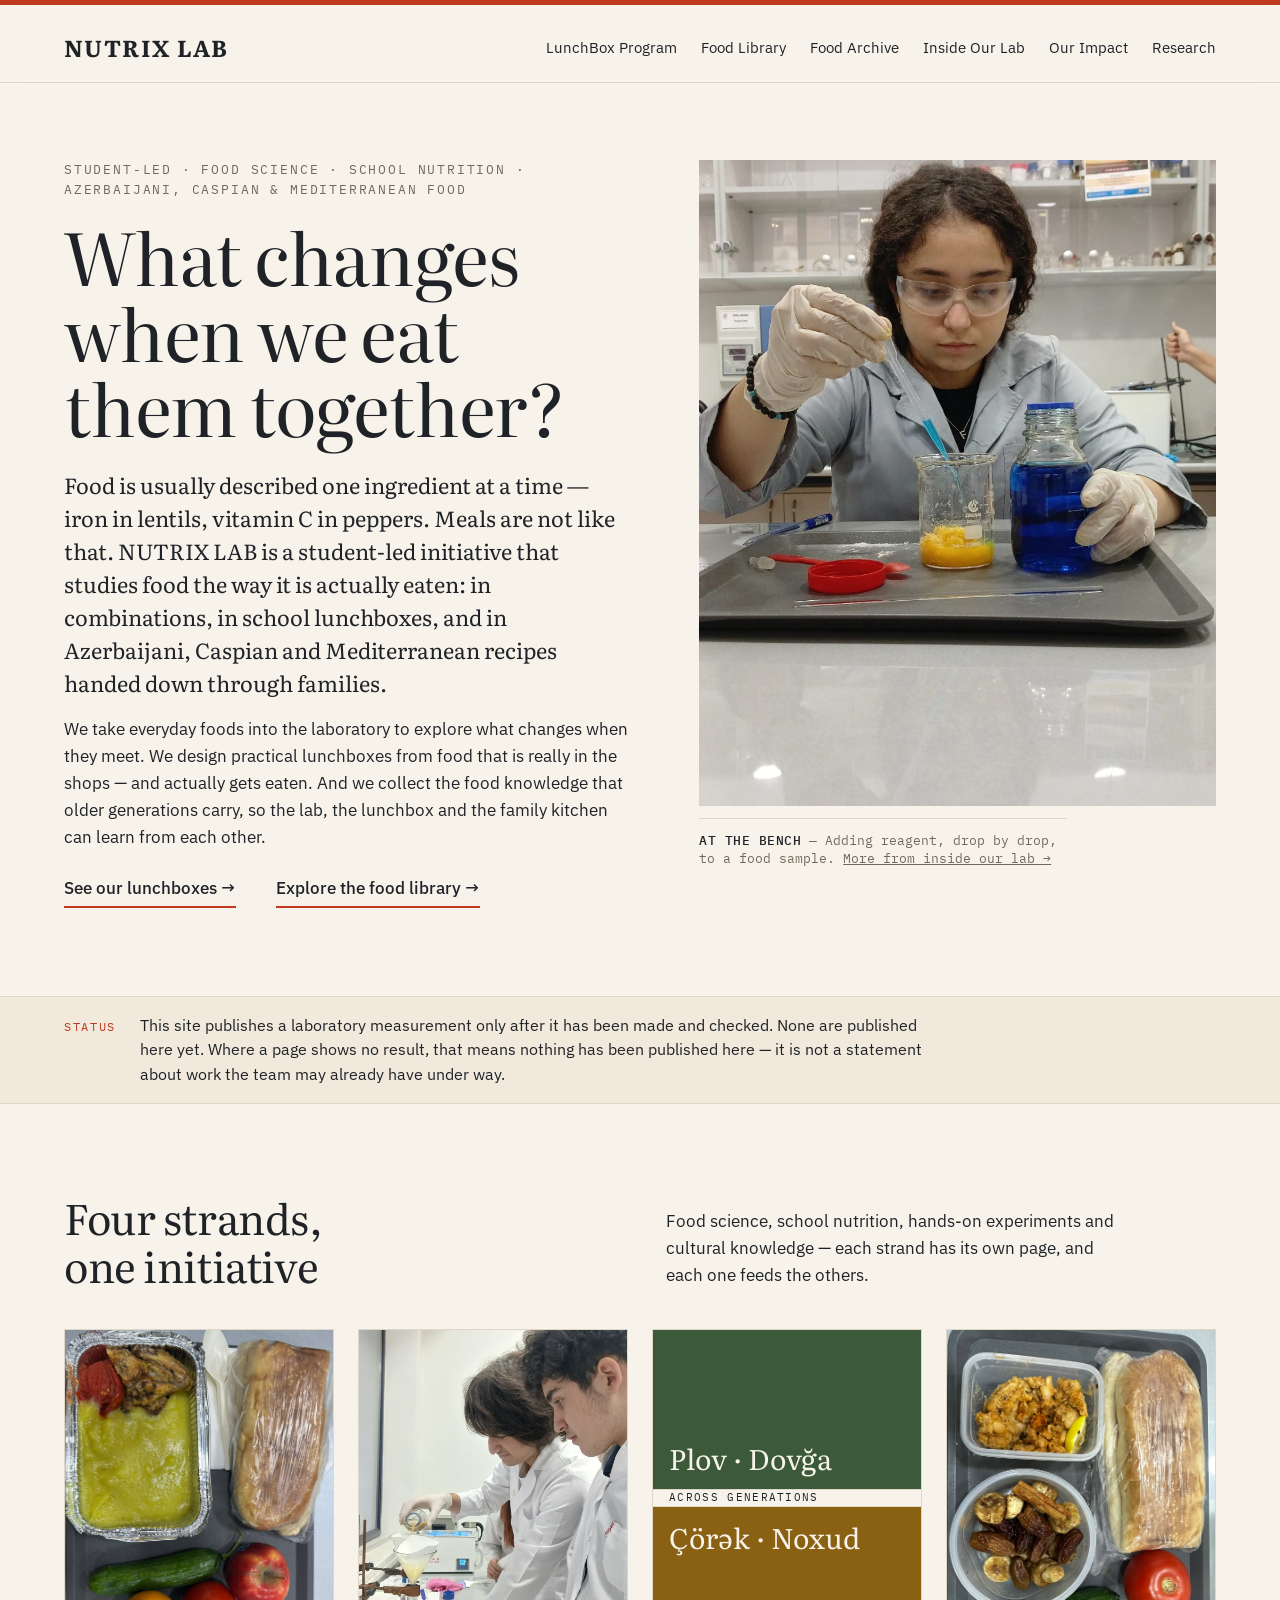
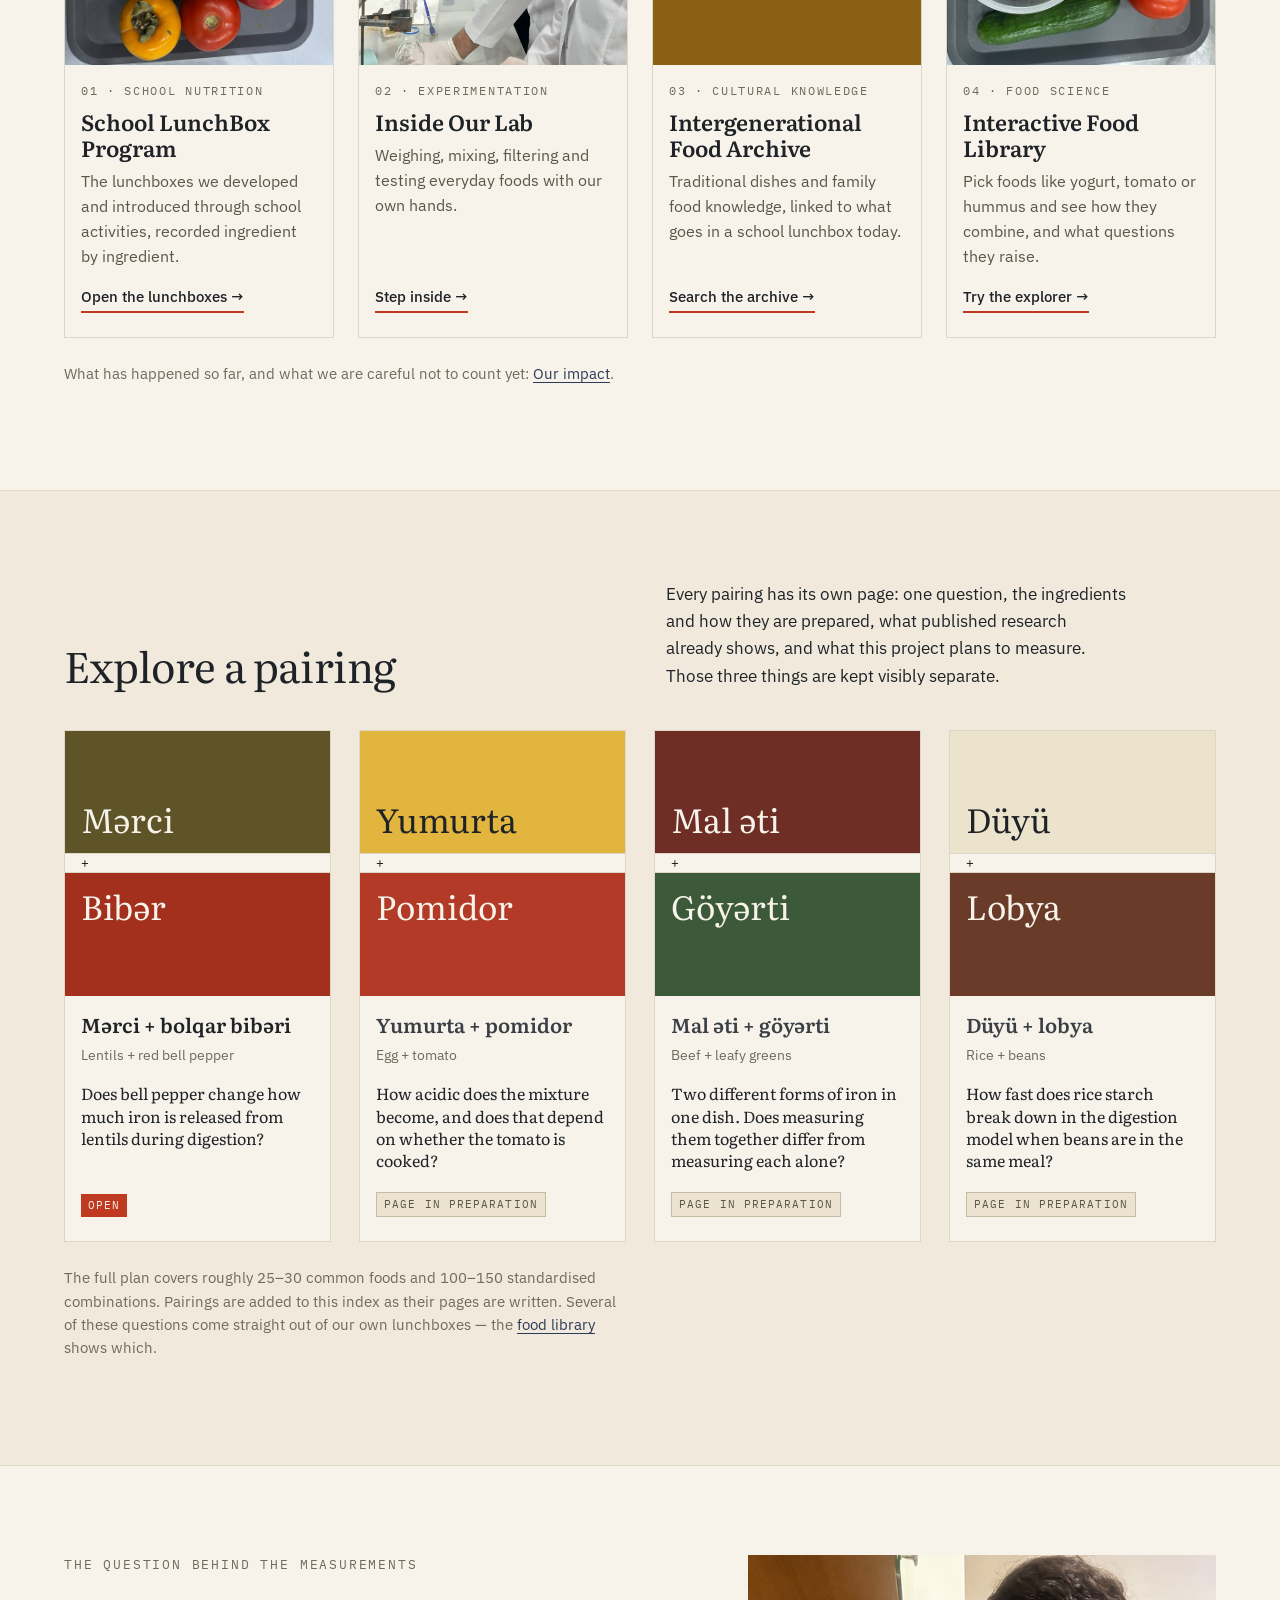
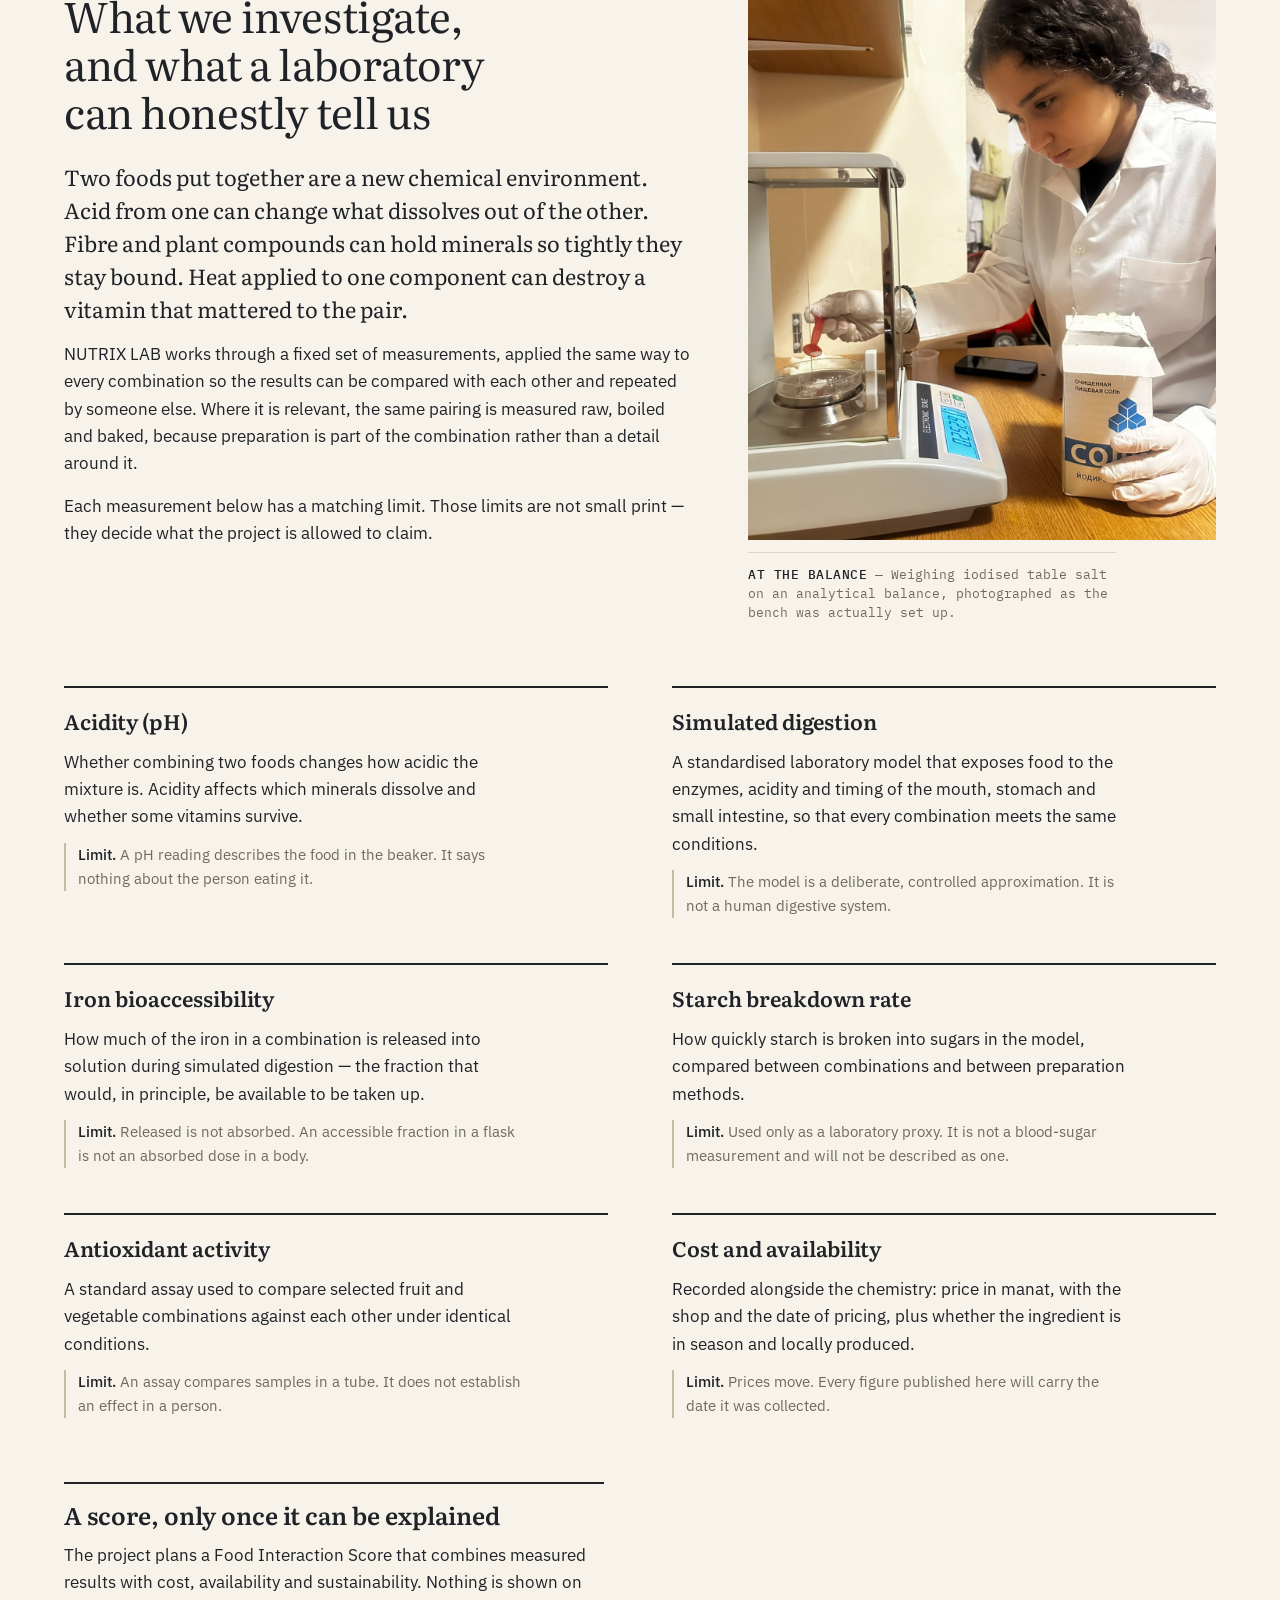
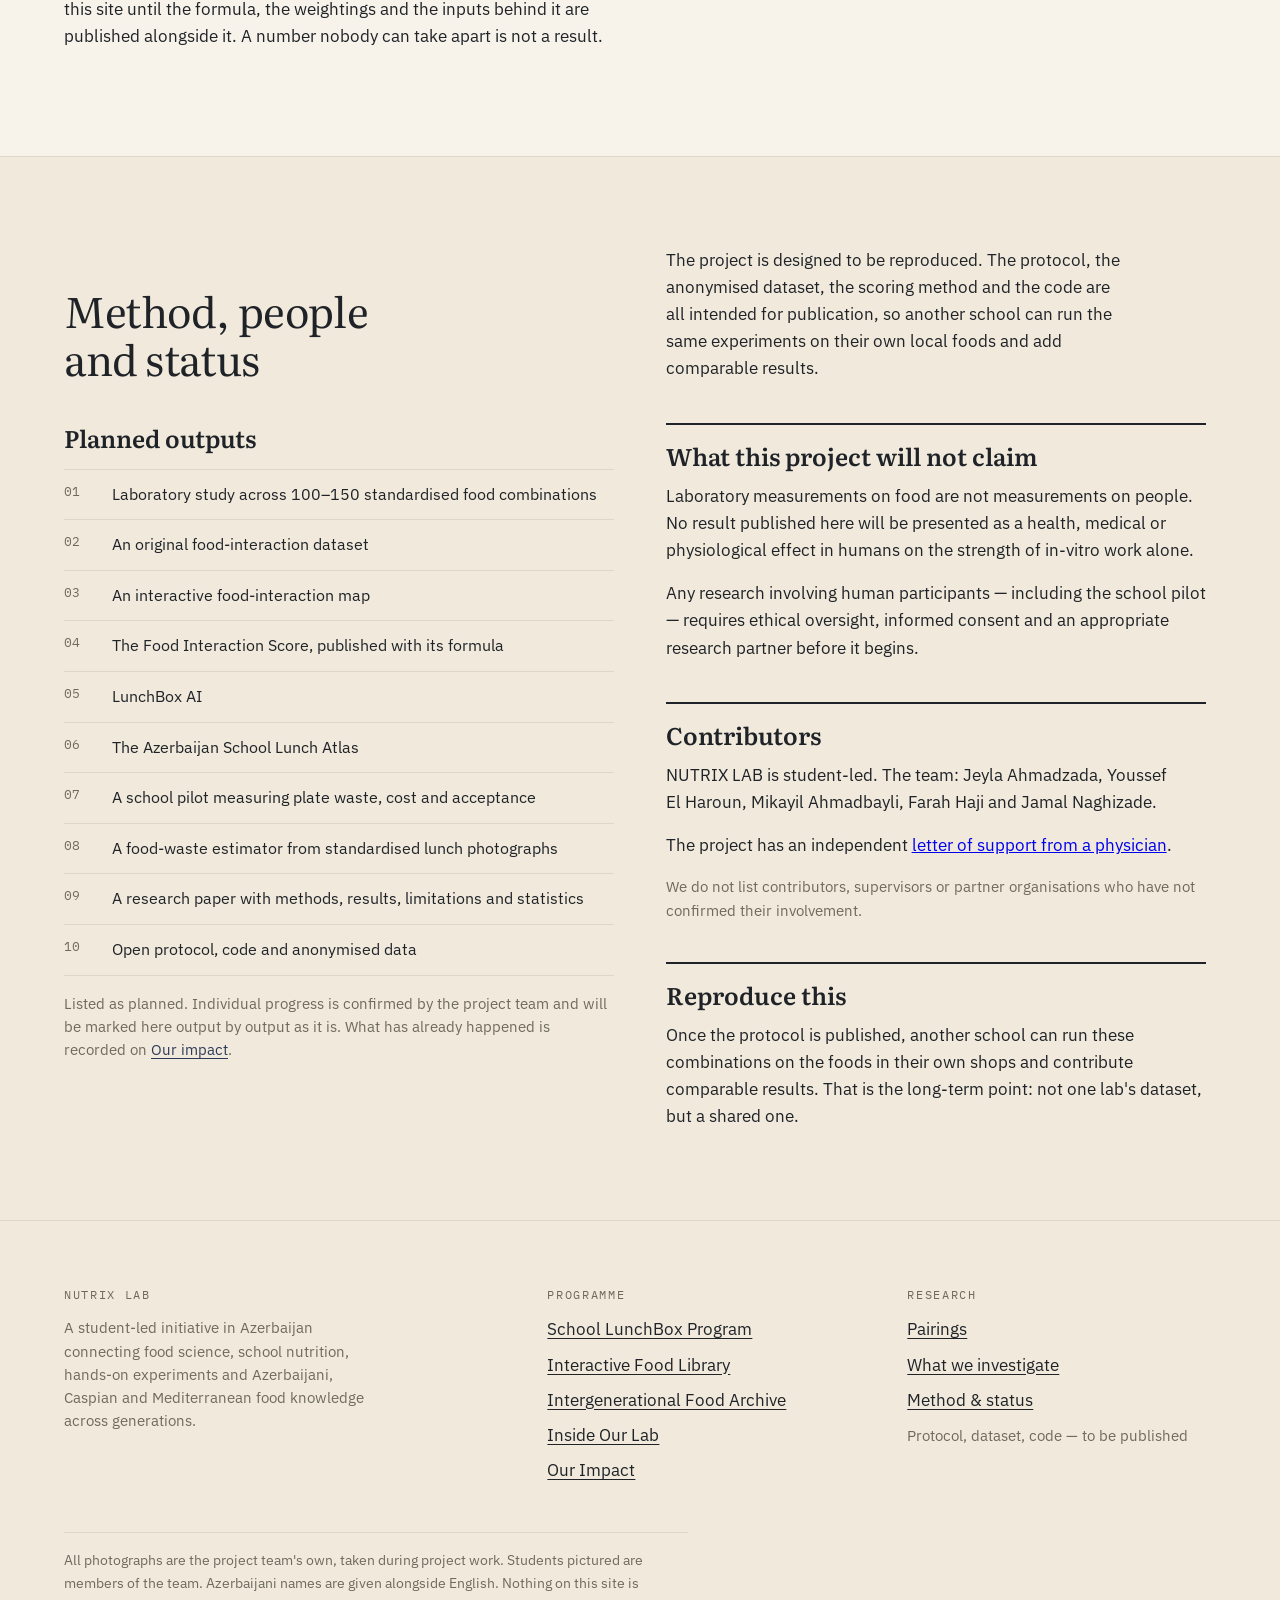
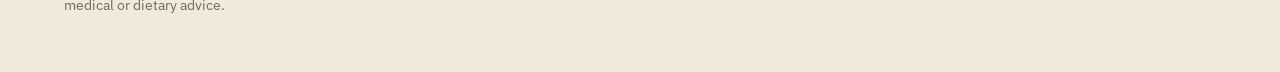
<file: index.html>
<!DOCTYPE html>
<html lang="en">
<head>
<meta charset="utf-8">
<meta name="viewport" content="width=device-width, initial-scale=1">
<title>NUTRIX LAB — What changes when we eat them together?</title>
<meta name="description" content="A student-led initiative in Azerbaijan connecting food science, school lunchboxes, hands-on laboratory work and Azerbaijani, Caspian and Mediterranean food knowledge passed down through families.">
<script>document.documentElement.className += ' js';</script>
<link rel="preconnect" href="https://fonts.googleapis.com">
<link rel="preconnect" href="https://fonts.gstatic.com" crossorigin>
<link rel="stylesheet" href="https://fonts.googleapis.com/css2?family=IBM+Plex+Mono:wght@400;500&family=IBM+Plex+Sans:ital,wght@0,400;0,500;0,600;1,400&family=Literata:ital,opsz,wght@0,7..72,400;0,7..72,600;0,7..72,700;1,7..72,400&display=swap">
<link rel="stylesheet" href="assets/css/nutrix.css">
</head>
<body>

<a class="skip-link" href="#main">Skip to main content</a>

<div class="topbar"></div>

<header class="masthead">
  <div class="wrap masthead-in">
    <a class="wordmark" href="index.html" aria-current="page">Nutrix&nbsp;Lab</a>
    <button class="navtoggle" type="button" aria-expanded="false" aria-controls="mainnav"><span class="navtoggle-bars" aria-hidden="true"></span>Menu</button>
    <nav class="mainnav" id="mainnav" aria-label="Main">
      <ul>
        <li><a href="lunchbox.html">LunchBox Program</a></li>
        <li><a href="library.html">Food Library</a></li>
        <li><a href="archive.html">Food Archive</a></li>
        <li><a href="lab.html">Inside Our Lab</a></li>
        <li><a href="impact.html">Our Impact</a></li>
        <li><a href="#pairings">Research</a></li>
      </ul>
    </nav>
  </div>
</header>

<main id="main">

  <!-- 1 ─ Opening ────────────────────────────────────────────────────────── -->
  <div class="wrap">
    <div class="opening">

      <div class="opening-head">
        <p class="eyebrow">Student-led · Food science · School nutrition · Azerbaijani, Caspian &amp; Mediterranean food</p>
        <h1 class="display">What changes when we eat them together?</h1>
      </div>

      <figure class="opening-fig">
        <img src="assets/img/lab-01-reagent-pipette.jpg"
             width="899" height="1599" style="aspect-ratio:4/5; object-fit:cover; object-position:50% 42%;"
             alt="A student in safety glasses and gloves adds a blue reagent by pipette to a beaker of mashed orange food on a lab tray.">
        <figcaption>
          <b>AT THE BENCH</b> — Adding reagent, drop by drop, to a food sample.
          <a href="lab.html" style="color:inherit;">More from inside our lab&nbsp;→</a>
        </figcaption>
      </figure>

      <div class="opening-body">
        <p class="lede opening-lede">
          Food is usually described one ingredient at a time — iron in lentils,
          vitamin&nbsp;C in peppers. Meals are not like that. NUTRIX&nbsp;LAB is a
          student-led initiative that studies food the way it is actually eaten:
          in combinations, in school lunchboxes, and in Azerbaijani, Caspian and
          Mediterranean recipes handed down through families.
        </p>
        <p class="prose">
          We take everyday foods into the laboratory to explore what changes when
          they meet. We design practical lunchboxes from food that is really in the
          shops — and actually gets eaten. And we collect the food knowledge that
          older generations carry, so the lab, the lunchbox and the family kitchen
          can learn from each other.
        </p>
        <p class="actions">
          <a class="action" href="lunchbox.html">See our lunchboxes</a>
          <a class="action" href="library.html">Explore the food library</a>
        </p>
      </div>

    </div>
  </div>

  <!-- Standing status, said once on this page ────────────────────────────── -->
  <div class="standing-status">
    <div class="wrap">
      <span class="label">Status</span>
      <p>
        This site publishes a laboratory measurement only after it has been made
        and checked. None are published here yet. Where a page shows no result,
        that means nothing has been published here — it is not a statement about
        work the team may already have under way.
      </p>
    </div>
  </div>

  <!-- 2 ─ Programme ──────────────────────────────────────────────────────── -->
  <section id="programme" aria-labelledby="programme-h">
    <div class="wrap">
      <div class="section-head">
        <h2 class="h2" id="programme-h">Four strands, one initiative</h2>
        <p>
          Food science, school nutrition, hands-on experiments and cultural
          knowledge — each strand has its own page, and each one feeds the others.
        </p>
      </div>

      <ul class="programme">
        <li>
          <a class="progcard" href="lunchbox.html">
            <span class="imgclip"><img src="assets/img/lunchbox-02-chicken-mash.jpg" width="1200" height="1600" loading="lazy"
                 alt="A lunchbox tray: roast chicken and mashed potato in foil, wrapped bread, cucumber, persimmon, tomato and apple."></span>
            <span class="progcard-body">
              <span class="progcard-no">01 · School nutrition</span>
              <span class="progcard-title">School LunchBox Program</span>
              <span class="progcard-text">The lunchboxes we developed and introduced through school activities, recorded ingredient by ingredient.</span>
              <span class="progcard-go">Open the lunchboxes</span>
            </span>
          </a>
        </li>
        <li>
          <a class="progcard" href="lab.html">
            <span class="imgclip"><img src="assets/img/lab-03-filtering.jpg" width="960" height="1280" loading="lazy" style="object-position:40% 50%;"
                 alt="Two students in lab coats pour a food extract through filter paper into a funnel."></span>
            <span class="progcard-body">
              <span class="progcard-no">02 · Experimentation</span>
              <span class="progcard-title">Inside Our Lab</span>
              <span class="progcard-text">Weighing, mixing, filtering and testing everyday foods with our own hands.</span>
              <span class="progcard-go">Step inside</span>
            </span>
          </a>
        </li>
        <li>
          <a class="progcard" href="archive.html">
            <span class="imgclip"><span class="typetile" aria-hidden="true" style="--a:#3C5A3A; --b:#8A6012; aspect-ratio:4/5; grid-template-rows:1fr auto 1fr;">
              <span class="tt-a" lang="az">Plov · Dovğa</span><span class="tt-plus">ACROSS GENERATIONS</span><span class="tt-b" lang="az">Çörək · Noxud</span>
            </span></span>
            <span class="progcard-body">
              <span class="progcard-no">03 · Cultural knowledge</span>
              <span class="progcard-title">Intergenerational Food Archive</span>
              <span class="progcard-text">Traditional dishes and family food knowledge, linked to what goes in a school lunchbox today.</span>
              <span class="progcard-go">Search the archive</span>
            </span>
          </a>
        </li>
        <li>
          <a class="progcard" href="library.html">
            <span class="imgclip"><img src="assets/img/lunchbox-01-beans-fruit-bread.jpg" width="1200" height="1600" loading="lazy"
                 alt="A lunchbox tray: a bean dish with lemon, banana with dates and cinnamon, wrapped bread, cucumber and tomato."></span>
            <span class="progcard-body">
              <span class="progcard-no">04 · Food science</span>
              <span class="progcard-title">Interactive Food Library</span>
              <span class="progcard-text">Pick foods like yogurt, tomato or hummus and see how they combine, and what questions they raise.</span>
              <span class="progcard-go">Try the explorer</span>
            </span>
          </a>
        </li>
      </ul>

      <p class="note" style="margin-top:var(--s5);">
        What has happened so far, and what we are careful not to count yet:
        <a href="impact.html">Our impact</a>.
      </p>
    </div>
  </section>

  <!-- 3 ─ Pairings ───────────────────────────────────────────────────────── -->
  <section id="pairings" class="band rule-top" aria-labelledby="pairings-h">
    <div class="wrap">
      <div class="section-head">
        <h2 class="h2" id="pairings-h">Explore a pairing</h2>
        <p>
          Every pairing has its own page: one question, the ingredients and how
          they are prepared, what published research already shows, and what this
          project plans to measure. Those three things are kept visibly separate.
        </p>
      </div>

      <ul class="pairgrid">

        <li>
          <a class="paircard" href="pairings/lentils-bell-pepper.html">
            <span class="typetile" aria-hidden="true" style="--a:#5E5428; --b:#A3301C;">
              <span class="tt-a" lang="az">Mərci</span><span class="tt-plus">+</span><span class="tt-b" lang="az">Bibər</span>
            </span>
            <span class="paircard-body">
              <span class="paircard-az" lang="az">Mərci + bolqar bibəri</span>
              <span class="paircard-en">Lentils + red bell pepper</span>
              <span class="paircard-q">Does bell pepper change how much iron is released from lentils during digestion?</span>
              <span class="chip chip-open">Open</span>
            </span>
          </a>
        </li>

        <li>
          <div class="paircard" aria-disabled="true">
            <span class="typetile" aria-hidden="true" style="--a:#E2B53E; --a-ink:#1F2328; --b:#B23A26;">
              <span class="tt-a" lang="az">Yumurta</span><span class="tt-plus">+</span><span class="tt-b" lang="az">Pomidor</span>
            </span>
            <span class="paircard-body">
              <span class="paircard-az" lang="az">Yumurta + pomidor</span>
              <span class="paircard-en">Egg + tomato</span>
              <span class="paircard-q">How acidic does the mixture become, and does that depend on whether the tomato is cooked?</span>
              <span class="chip chip-prep">Page in preparation</span>
            </span>
          </div>
        </li>

        <li>
          <div class="paircard" aria-disabled="true">
            <span class="typetile" aria-hidden="true" style="--a:#6E2E25; --b:#3C5A3A;">
              <span class="tt-a" lang="az">Mal əti</span><span class="tt-plus">+</span><span class="tt-b" lang="az">Göyərti</span>
            </span>
            <span class="paircard-body">
              <span class="paircard-az" lang="az">Mal əti + göyərti</span>
              <span class="paircard-en">Beef + leafy greens</span>
              <span class="paircard-q">Two different forms of iron in one dish. Does measuring them together differ from measuring each alone?</span>
              <span class="chip chip-prep">Page in preparation</span>
            </span>
          </div>
        </li>

        <li>
          <div class="paircard" aria-disabled="true">
            <span class="typetile" aria-hidden="true" style="--a:#ECE3CC; --a-ink:#1F2328; --b:#6B3B2A;">
              <span class="tt-a" lang="az">Düyü</span><span class="tt-plus">+</span><span class="tt-b" lang="az">Lobya</span>
            </span>
            <span class="paircard-body">
              <span class="paircard-az" lang="az">Düyü + lobya</span>
              <span class="paircard-en">Rice + beans</span>
              <span class="paircard-q">How fast does rice starch break down in the digestion model when beans are in the same meal?</span>
              <span class="chip chip-prep">Page in preparation</span>
            </span>
          </div>
        </li>

      </ul>

      <p class="note" style="margin-top:var(--s5); max-width:62ch;">
        The full plan covers roughly 25–30 common foods and 100–150 standardised
        combinations. Pairings are added to this index as their pages are written.
        Several of these questions come straight out of our own lunchboxes — the
        <a href="library.html">food library</a> shows which.
      </p>
    </div>
  </section>

  <!-- 4 ─ What we investigate ────────────────────────────────────────────── -->
  <section id="investigate" class="rule-top" aria-labelledby="investigate-h">
    <div class="wrap">

      <div class="split split-wide" style="margin-bottom:var(--s7);">
        <div>
          <p class="eyebrow">The question behind the measurements</p>
          <h2 class="h2" id="investigate-h" style="margin-bottom:var(--s5); max-width:20ch;">
            What we investigate, and what a laboratory can honestly tell us
          </h2>
          <p class="lede prose">
            Two foods put together are a new chemical environment. Acid from one can
            change what dissolves out of the other. Fibre and plant compounds can
            hold minerals so tightly they stay bound. Heat applied to one component
            can destroy a vitamin that mattered to the pair.
          </p>
          <p class="prose">
            NUTRIX&nbsp;LAB works through a fixed set of measurements, applied the same
            way to every combination so the results can be compared with each other
            and repeated by someone else. Where it is relevant, the same pairing is
            measured raw, boiled and baked, because preparation is part of the
            combination rather than a detail around it.
          </p>
          <p class="prose">
            Each measurement below has a matching limit. Those limits are not
            small print — they decide what the project is allowed to claim.
          </p>
        </div>
        <figure>
          <img src="assets/img/lab-05-weighing-salt.jpg" width="1200" height="1600" loading="lazy"
               style="aspect-ratio:4/5; object-fit:cover; object-position:50% 55%;"
               alt="A student in a lab coat weighs iodised table salt into a dish on an enclosed analytical balance.">
          <figcaption>
            <b>AT THE BALANCE</b> — Weighing iodised table salt on an analytical
            balance, photographed as the bench was actually set up.
          </figcaption>
        </figure>
      </div>

      <dl class="measures">

        <div>
          <dt>Acidity (pH)</dt>
          <dd>
            <p>Whether combining two foods changes how acidic the mixture is.
            Acidity affects which minerals dissolve and whether some vitamins survive.</p>
            <p class="limit"><b>Limit.</b> A pH reading describes the food in the beaker. It says nothing about the person eating it.</p>
          </dd>
        </div>

        <div>
          <dt>Simulated digestion</dt>
          <dd>
            <p>A standardised laboratory model that exposes food to the enzymes,
            acidity and timing of the mouth, stomach and small intestine, so that
            every combination meets the same conditions.</p>
            <p class="limit"><b>Limit.</b> The model is a deliberate, controlled approximation. It is not a human digestive system.</p>
          </dd>
        </div>

        <div>
          <dt>Iron bioaccessibility</dt>
          <dd>
            <p>How much of the iron in a combination is released into solution
            during simulated digestion — the fraction that would, in principle,
            be available to be taken up.</p>
            <p class="limit"><b>Limit.</b> Released is not absorbed. An accessible fraction in a flask is not an absorbed dose in a body.</p>
          </dd>
        </div>

        <div>
          <dt>Starch breakdown rate</dt>
          <dd>
            <p>How quickly starch is broken into sugars in the model, compared
            between combinations and between preparation methods.</p>
            <p class="limit"><b>Limit.</b> Used only as a laboratory proxy. It is not a blood-sugar measurement and will not be described as one.</p>
          </dd>
        </div>

        <div>
          <dt>Antioxidant activity</dt>
          <dd>
            <p>A standard assay used to compare selected fruit and vegetable
            combinations against each other under identical conditions.</p>
            <p class="limit"><b>Limit.</b> An assay compares samples in a tube. It does not establish an effect in a person.</p>
          </dd>
        </div>

        <div>
          <dt>Cost and availability</dt>
          <dd>
            <p>Recorded alongside the chemistry: price in manat, with the shop and
            the date of pricing, plus whether the ingredient is in season and
            locally produced.</p>
            <p class="limit"><b>Limit.</b> Prices move. Every figure published here will carry the date it was collected.</p>
          </dd>
        </div>

      </dl>

      <div class="callout" style="margin-top:var(--s7);">
        <h3 class="h3">A score, only once it can be explained</h3>
        <p class="prose">
          The project plans a Food Interaction Score that combines measured results
          with cost, availability and sustainability. Nothing is shown on this site
          until the formula, the weightings and the inputs behind it are published
          alongside it. A number nobody can take apart is not a result.
        </p>
      </div>

    </div>
  </section>

  <!-- 5 ─ Method, people, status ─────────────────────────────────────────── -->
  <section id="method" class="band rule-top" aria-labelledby="method-h">
    <div class="wrap">
      <div class="section-head">
        <h2 class="h2" id="method-h">Method, people and status</h2>
        <p>
          The project is designed to be reproduced. The protocol, the anonymised
          dataset, the scoring method and the code are all intended for
          publication, so another school can run the same experiments on their own
          local foods and add comparable results.
        </p>
      </div>

      <div class="ledger">
        <div>
          <h3 class="h3" style="margin-bottom:var(--s4);">Planned outputs</h3>
          <ol class="outputs">
            <li>Laboratory study across 100–150 standardised food combinations</li>
            <li>An original food-interaction dataset</li>
            <li>An interactive food-interaction map</li>
            <li>The Food Interaction Score, published with its formula</li>
            <li>LunchBox AI</li>
            <li>The Azerbaijan School Lunch Atlas</li>
            <li>A school pilot measuring plate waste, cost and acceptance</li>
            <li>A food-waste estimator from standardised lunch photographs</li>
            <li>A research paper with methods, results, limitations and statistics</li>
            <li>Open protocol, code and anonymised data</li>
          </ol>
          <p class="note" style="margin-top:var(--s4);">
            Listed as planned. Individual progress is confirmed by the project
            team and will be marked here output by output as it is. What has
            already happened is recorded on <a href="impact.html">Our impact</a>.
          </p>
        </div>

        <div>
          <div class="callout">
            <h3 class="h3">What this project will not claim</h3>
            <p>
              Laboratory measurements on food are not measurements on people. No
              result published here will be presented as a health, medical or
              physiological effect in humans on the strength of in-vitro work
              alone.
            </p>
            <p style="margin-bottom:0;">
              Any research involving human participants — including the school
              pilot — requires ethical oversight, informed consent and an
              appropriate research partner before it begins.
            </p>
          </div>

          <div class="callout">
            <h3 class="h3">Contributors</h3>
            <p>
              NUTRIX&nbsp;LAB is student-led. The team: Jeyla Ahmadzada, Youssef
              El&nbsp;Haroun, Mikayil Ahmadbayli, Farah Haji and Jamal Naghizade.
            </p>
            <p>
              The project has an independent
              <a href="impact.html#recognition">letter of support from a physician</a>.
            </p>
            <p class="note" style="margin-bottom:0;">
              We do not list contributors, supervisors or partner organisations
              who have not confirmed their involvement.
            </p>
          </div>

          <div class="callout">
            <h3 class="h3">Reproduce this</h3>
            <p style="margin-bottom:0;">
              Once the protocol is published, another school can run these
              combinations on the foods in their own shops and contribute
              comparable results. That is the long-term point: not one lab's
              dataset, but a shared one.
            </p>
          </div>
        </div>
      </div>

    </div>
  </section>

</main>

<footer class="sitefoot">
  <div class="wrap">
    <div class="foot-grid">
      <div>
        <h4>Nutrix Lab</h4>
        <p class="note" style="max-width:36ch;">
          A student-led initiative in Azerbaijan connecting food science, school
          nutrition, hands-on experiments and Azerbaijani, Caspian and Mediterranean
          food knowledge across generations.
        </p>
      </div>
      <div>
        <h4>Programme</h4>
        <ul>
          <li><a href="lunchbox.html">School LunchBox Program</a></li>
          <li><a href="library.html">Interactive Food Library</a></li>
          <li><a href="archive.html">Intergenerational Food Archive</a></li>
          <li><a href="lab.html">Inside Our Lab</a></li>
          <li><a href="impact.html">Our Impact</a></li>
        </ul>
      </div>
      <div>
        <h4>Research</h4>
        <ul>
          <li><a href="#pairings">Pairings</a></li>
          <li><a href="#investigate">What we investigate</a></li>
          <li><a href="#method">Method &amp; status</a></li>
          <li><span class="note">Protocol, dataset, code — to be published</span></li>
        </ul>
      </div>
    </div>
    <p class="colophon">
      All photographs are the project team's own, taken during project work.
      Students pictured are members of the team. Azerbaijani names are given alongside English. Nothing on this
      site is medical or dietary advice.
    </p>
  </div>
</footer>

<script src="assets/js/nutrix.js"></script>
</body>
</html>
</file>
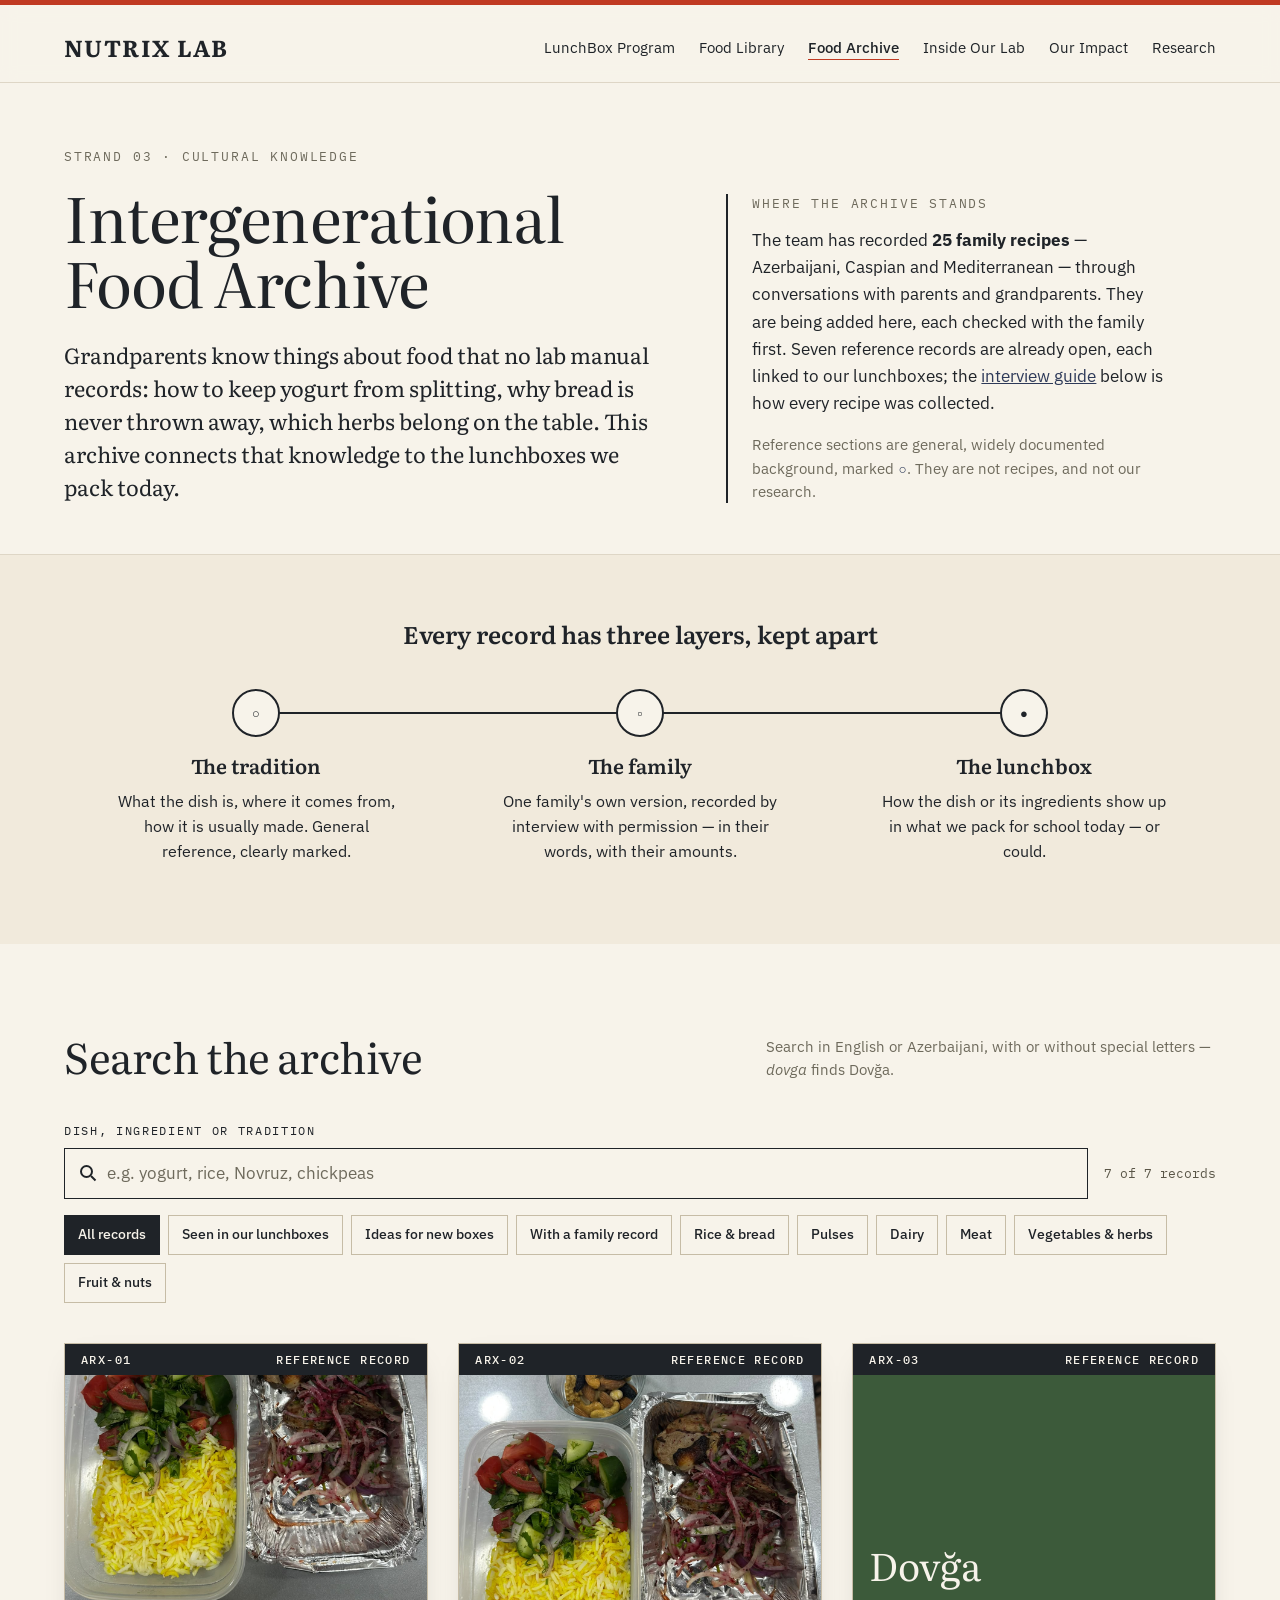
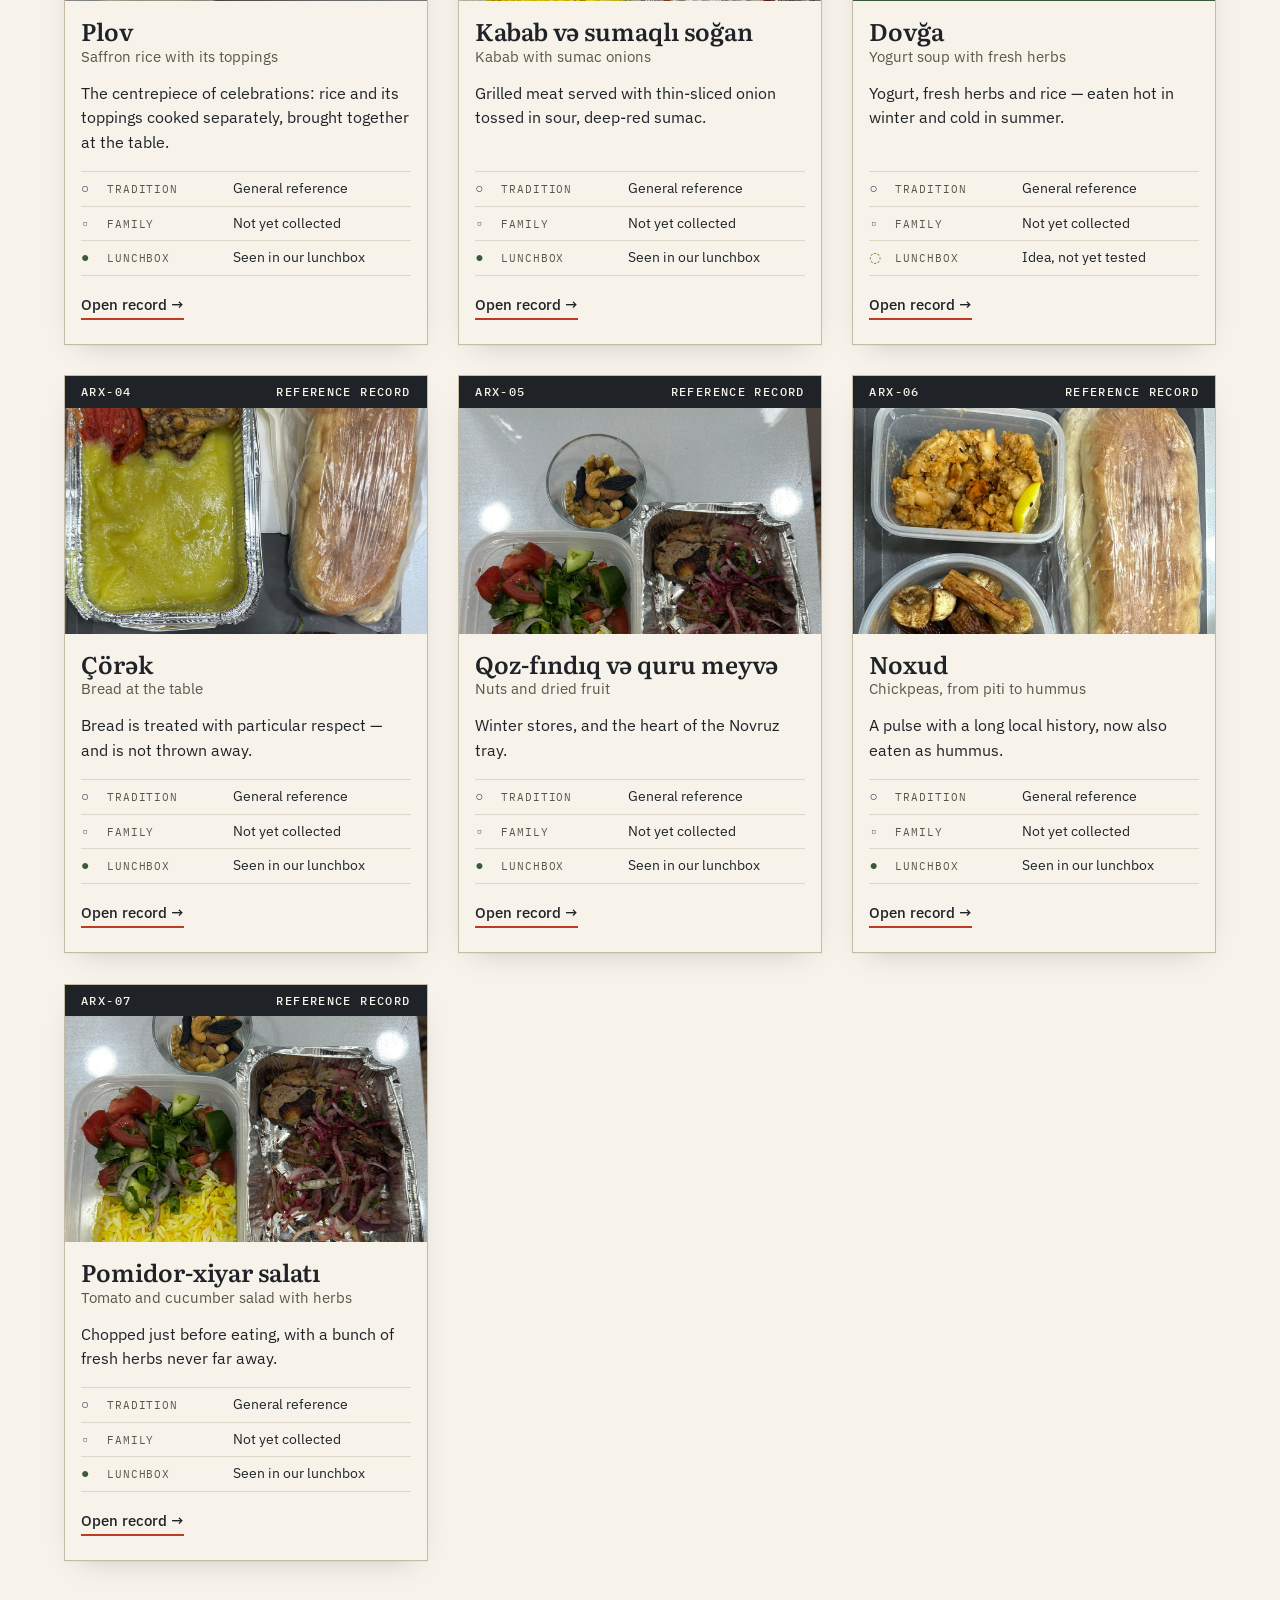
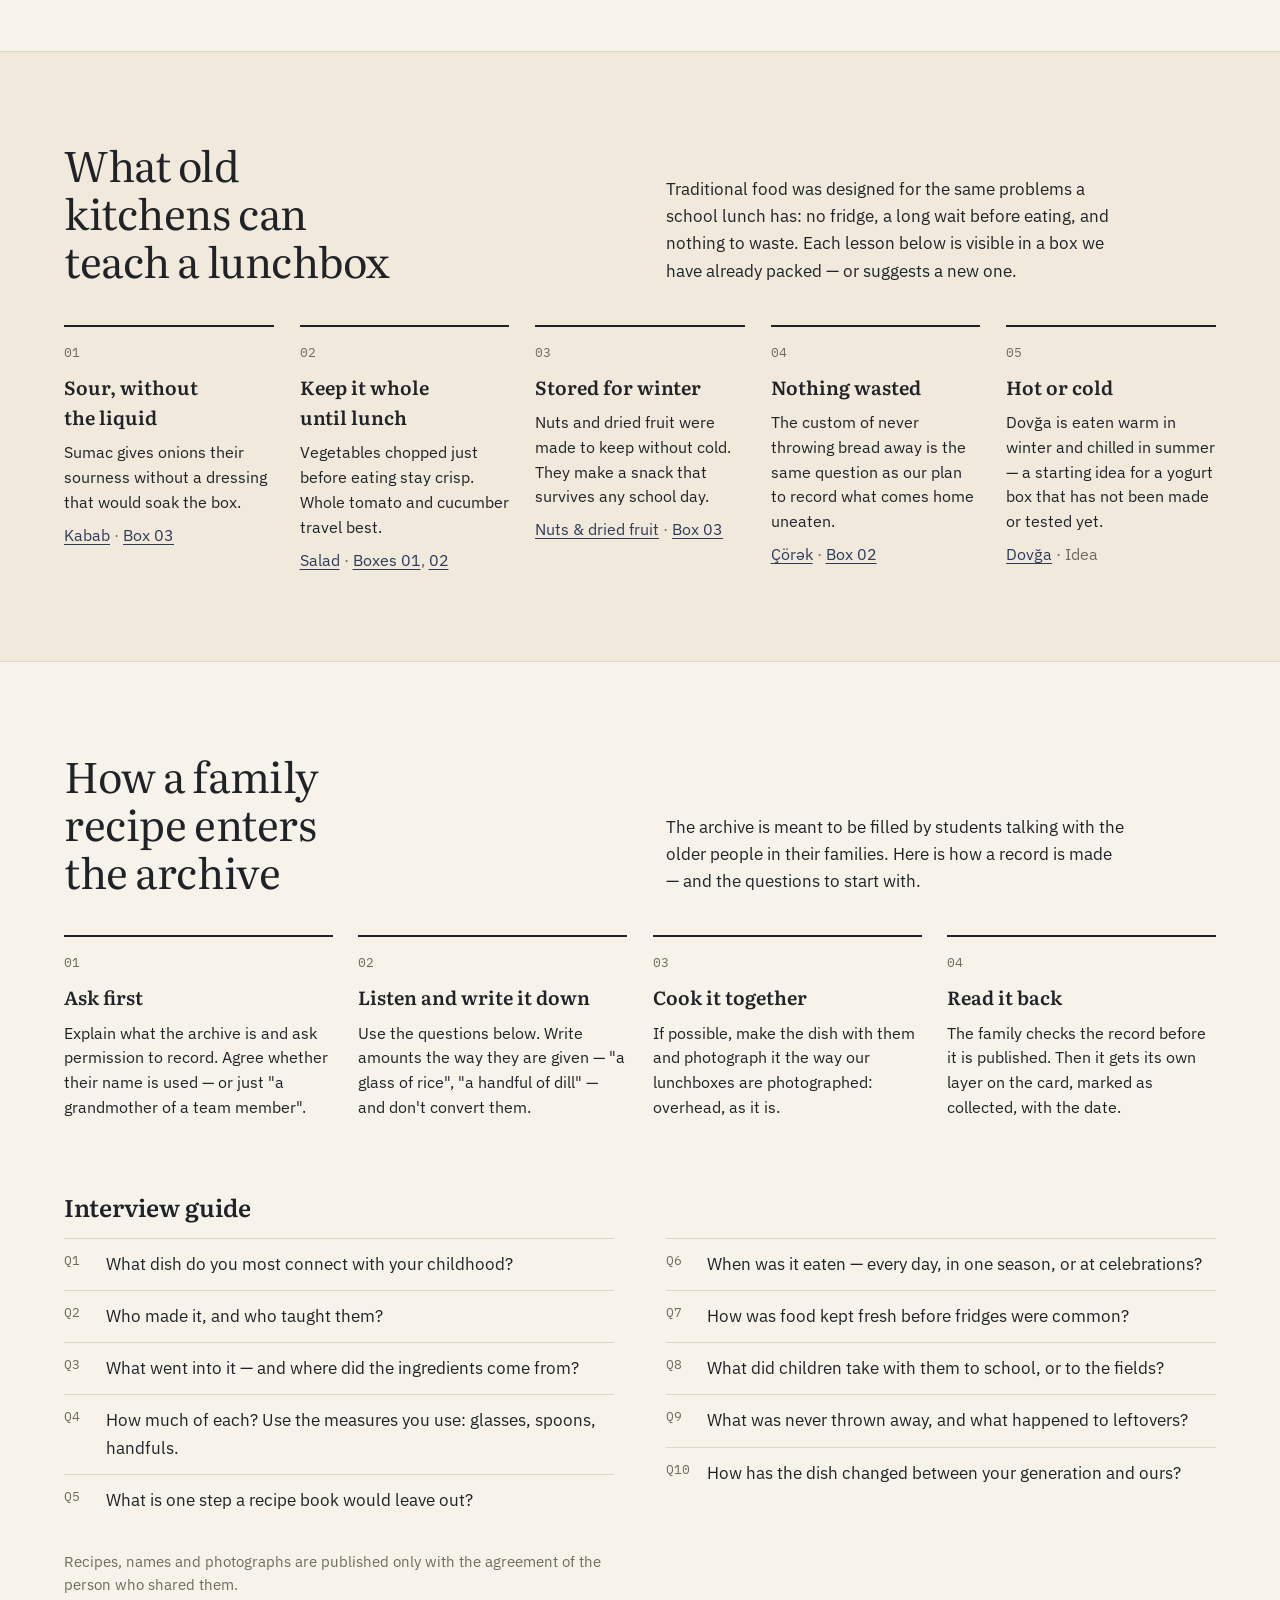
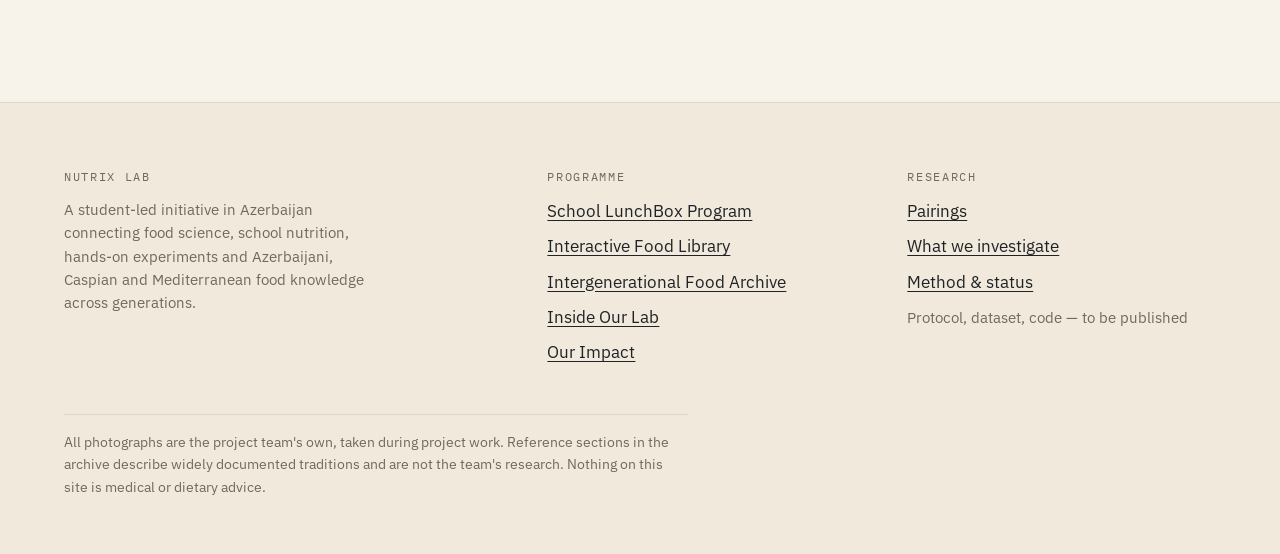
<file: archive.html>
<!DOCTYPE html>
<html lang="en">
<head>
<meta charset="utf-8">
<meta name="viewport" content="width=device-width, initial-scale=1">
<title>Intergenerational Food Archive — NUTRIX LAB</title>
<meta name="description" content="A searchable archive connecting traditional Azerbaijani, Caspian and Mediterranean dishes, family food knowledge and the school lunchboxes NUTRIX LAB packs today.">
<script>document.documentElement.className += ' js';</script>
<link rel="preconnect" href="https://fonts.googleapis.com">
<link rel="preconnect" href="https://fonts.gstatic.com" crossorigin>
<link rel="stylesheet" href="https://fonts.googleapis.com/css2?family=IBM+Plex+Mono:wght@400;500&family=IBM+Plex+Sans:ital,wght@0,400;0,500;0,600;1,400&family=Literata:ital,opsz,wght@0,7..72,400;0,7..72,600;0,7..72,700;1,7..72,400&display=swap">
<link rel="stylesheet" href="assets/css/nutrix.css">
</head>
<body>

<a class="skip-link" href="#main">Skip to main content</a>

<div class="topbar"></div>

<header class="masthead">
  <div class="wrap masthead-in">
    <a class="wordmark" href="index.html">Nutrix&nbsp;Lab</a>
    <button class="navtoggle" type="button" aria-expanded="false" aria-controls="mainnav"><span class="navtoggle-bars" aria-hidden="true"></span>Menu</button>
    <nav class="mainnav" id="mainnav" aria-label="Main">
      <ul>
        <li><a href="lunchbox.html">LunchBox Program</a></li>
        <li><a href="library.html">Food Library</a></li>
        <li><a href="archive.html" aria-current="page">Food Archive</a></li>
        <li><a href="lab.html">Inside Our Lab</a></li>
        <li><a href="impact.html">Our Impact</a></li>
        <li><a href="index.html#pairings">Research</a></li>
      </ul>
    </nav>
  </div>
</header>

<main id="main">

  <div class="wrap">
    <div class="pagehead">
      <div>
        <p class="eyebrow">Strand 03 · Cultural knowledge</p>
        <h1 class="display">Intergenerational Food Archive</h1>
        <p class="lede">
          Grandparents know things about food that no lab manual records: how to
          keep yogurt from splitting, why bread is never thrown away, which herbs
          belong on the table. This archive connects that knowledge to the
          lunchboxes we pack today.
        </p>
      </div>
      <div class="pagehead-aside">
        <p class="eyebrow" style="margin-bottom:var(--s3);">Where the archive stands</p>
        <p>
          The team has recorded <b>25 family recipes</b> — Azerbaijani, Caspian
          and Mediterranean — through conversations with parents and
          grandparents. They are being added here, each checked with the family
          first. Seven reference records are already open, each linked to our
          lunchboxes; the <a href="#collect" style="color:var(--published);">interview
          guide</a> below is how every recipe was collected.
        </p>
        <p class="note">
          Reference sections are general, widely documented background, marked
          <span class="pv pv-ref">○</span>. They are not recipes, and not our research.
        </p>
      </div>
    </div>
  </div>

  <!-- Three generations ──────────────────────────────────────────────────── -->
  <section class="band rule-top" aria-labelledby="layers-h" style="padding-block:var(--s7);">
    <div class="wrap">
      <h2 class="h3" id="layers-h" style="text-align:center; margin-bottom:var(--s6);">Every record has three layers, kept apart</h2>
      <ol class="gen-thread">
        <li>
          <span class="gen-dot" aria-hidden="true">○</span>
          <h3>The tradition</h3>
          <p>What the dish is, where it comes from, how it is usually made. General reference, clearly marked.</p>
        </li>
        <li>
          <span class="gen-dot" aria-hidden="true">▫</span>
          <h3>The family</h3>
          <p>One family's own version, recorded by interview with permission — in their words, with their amounts.</p>
        </li>
        <li>
          <span class="gen-dot" aria-hidden="true">●</span>
          <h3>The lunchbox</h3>
          <p>How the dish or its ingredients show up in what we pack for school today — or could.</p>
        </li>
      </ol>
    </div>
  </section>

  <!-- Archive ────────────────────────────────────────────────────────────── -->
  <section id="records" aria-labelledby="records-h">
    <div class="wrap">
      <div class="headrow">
        <h2 class="h2" id="records-h">Search the archive</h2>
        <p class="note">Search in English or Azerbaijani, with or without special letters — <i>dovga</i> finds <span lang="az">Dovğa</span>.</p>
      </div>

      <div class="archive-tools">
        <div class="searchfield">
          <label for="archive-search">Dish, ingredient or tradition</label>
          <input type="search" id="archive-search" placeholder="e.g. yogurt, rice, Novruz, chickpeas" autocomplete="off">
        </div>
        <p class="archive-count" id="archive-count" aria-live="polite"></p>
      </div>
      <div class="filterrow" id="archive-filters" role="group" aria-label="Filter records"></div>

      <ul class="recgrid" id="recgrid"></ul>

      <noscript>
        <div class="callout">
          <h3 class="h3">Search needs JavaScript</h3>
          <p>The archive records are loaded by script. The lunchboxes they connect
          to are on the <a href="lunchbox.html">LunchBox Program</a> page.</p>
        </div>
      </noscript>
    </div>
  </section>

  <!-- Tradition to lunchbox ──────────────────────────────────────────────── -->
  <section class="band rule-top" aria-labelledby="lessons-h">
    <div class="wrap">
      <div class="section-head">
        <h2 class="h2" id="lessons-h">What old kitchens can teach a lunchbox</h2>
        <p>
          Traditional food was designed for the same problems a school lunch has:
          no fridge, a long wait before eating, and nothing to waste. Each lesson
          below is visible in a box we have already packed — or suggests a new one.
        </p>
      </div>
      <ol class="steps">
        <li>
          <h3>Sour, without the liquid</h3>
          <p>Sumac gives onions their sourness without a dressing that would soak the box.</p>
          <p class="note" style="margin:0;"><a href="archive.html#kabab">Kabab</a> · <a href="lunchbox.html#box-3">Box 03</a></p>
        </li>
        <li>
          <h3>Keep it whole until lunch</h3>
          <p>Vegetables chopped just before eating stay crisp. Whole tomato and cucumber travel best.</p>
          <p class="note" style="margin:0;"><a href="archive.html#salat">Salad</a> · <a href="lunchbox.html#box-1">Boxes 01</a>, <a href="lunchbox.html#box-2">02</a></p>
        </li>
        <li>
          <h3>Stored for winter</h3>
          <p>Nuts and dried fruit were made to keep without cold. They make a snack that survives any school day.</p>
          <p class="note" style="margin:0;"><a href="archive.html#quru-meyve">Nuts &amp; dried fruit</a> · <a href="lunchbox.html#box-3">Box 03</a></p>
        </li>
        <li>
          <h3>Nothing wasted</h3>
          <p>The custom of never throwing bread away is the same question as our plan to record what comes home uneaten.</p>
          <p class="note" style="margin:0;"><a href="archive.html#corek">Çörək</a> · <a href="lunchbox.html#box-2">Box 02</a></p>
        </li>
        <li>
          <h3>Hot or cold</h3>
          <p>Dovğa is eaten warm in winter and chilled in summer — a starting idea for a yogurt box that has not been made or tested yet.</p>
          <p class="note" style="margin:0;"><a href="archive.html#dovga">Dovğa</a> · <span>Idea</span></p>
        </li>
      </ol>
    </div>
  </section>

  <!-- Collect ────────────────────────────────────────────────────────────── -->
  <section id="collect" class="rule-top" aria-labelledby="collect-h">
    <div class="wrap">
      <div class="section-head">
        <h2 class="h2" id="collect-h">How a family recipe enters the archive</h2>
        <p>
          The archive is meant to be filled by students talking with the older
          people in their families. Here is how a record is made — and the
          questions to start with.
        </p>
      </div>

      <ol class="steps steps-4" style="margin-bottom:var(--s7);">
        <li>
          <h3>Ask first</h3>
          <p>Explain what the archive is and ask permission to record. Agree whether their name is used — or just "a grandmother of a team member".</p>
        </li>
        <li>
          <h3>Listen and write it down</h3>
          <p>Use the questions below. Write amounts the way they are given — "a glass of rice", "a handful of dill" — and don't convert them.</p>
        </li>
        <li>
          <h3>Cook it together</h3>
          <p>If possible, make the dish with them and photograph it the way our lunchboxes are photographed: overhead, as it is.</p>
        </li>
        <li>
          <h3>Read it back</h3>
          <p>The family checks the record before it is published. Then it gets its own layer on the card, marked as collected, with the date.</p>
        </li>
      </ol>

      <h3 class="h3" style="margin-bottom:var(--s4);">Interview guide</h3>
      <ol class="interview">
        <li>What dish do you most connect with your childhood?</li>
        <li>Who made it, and who taught them?</li>
        <li>What went into it — and where did the ingredients come from?</li>
        <li>How much of each? Use the measures you use: glasses, spoons, handfuls.</li>
        <li>What is one step a recipe book would leave out?</li>
        <li>When was it eaten — every day, in one season, or at celebrations?</li>
        <li>How was food kept fresh before fridges were common?</li>
        <li>What did children take with them to school, or to the fields?</li>
        <li>What was never thrown away, and what happened to leftovers?</li>
        <li>How has the dish changed between your generation and ours?</li>
      </ol>
      <p class="note" style="margin-top:var(--s5); max-width:62ch;">
        Recipes, names and photographs are published only with the agreement of
        the person who shared them.
      </p>
    </div>
  </section>

</main>

<footer class="sitefoot">
  <div class="wrap">
    <div class="foot-grid">
      <div>
        <h4>Nutrix Lab</h4>
        <p class="note" style="max-width:36ch;">
          A student-led initiative in Azerbaijan connecting food science, school
          nutrition, hands-on experiments and Azerbaijani, Caspian and Mediterranean
          food knowledge across generations.
        </p>
      </div>
      <div>
        <h4>Programme</h4>
        <ul>
          <li><a href="lunchbox.html">School LunchBox Program</a></li>
          <li><a href="library.html">Interactive Food Library</a></li>
          <li><a href="archive.html">Intergenerational Food Archive</a></li>
          <li><a href="lab.html">Inside Our Lab</a></li>
          <li><a href="impact.html">Our Impact</a></li>
        </ul>
      </div>
      <div>
        <h4>Research</h4>
        <ul>
          <li><a href="index.html#pairings">Pairings</a></li>
          <li><a href="index.html#investigate">What we investigate</a></li>
          <li><a href="index.html#method">Method &amp; status</a></li>
          <li><span class="note">Protocol, dataset, code — to be published</span></li>
        </ul>
      </div>
    </div>
    <p class="colophon">
      All photographs are the project team's own, taken during project work.
      Reference sections in the archive describe widely documented traditions and
      are not the team's research. Nothing on this site is medical or dietary advice.
    </p>
  </div>
</footer>

<script src="assets/js/nutrix.js"></script>
<script src="assets/js/archive.js"></script>
</body>
</html>
</file>
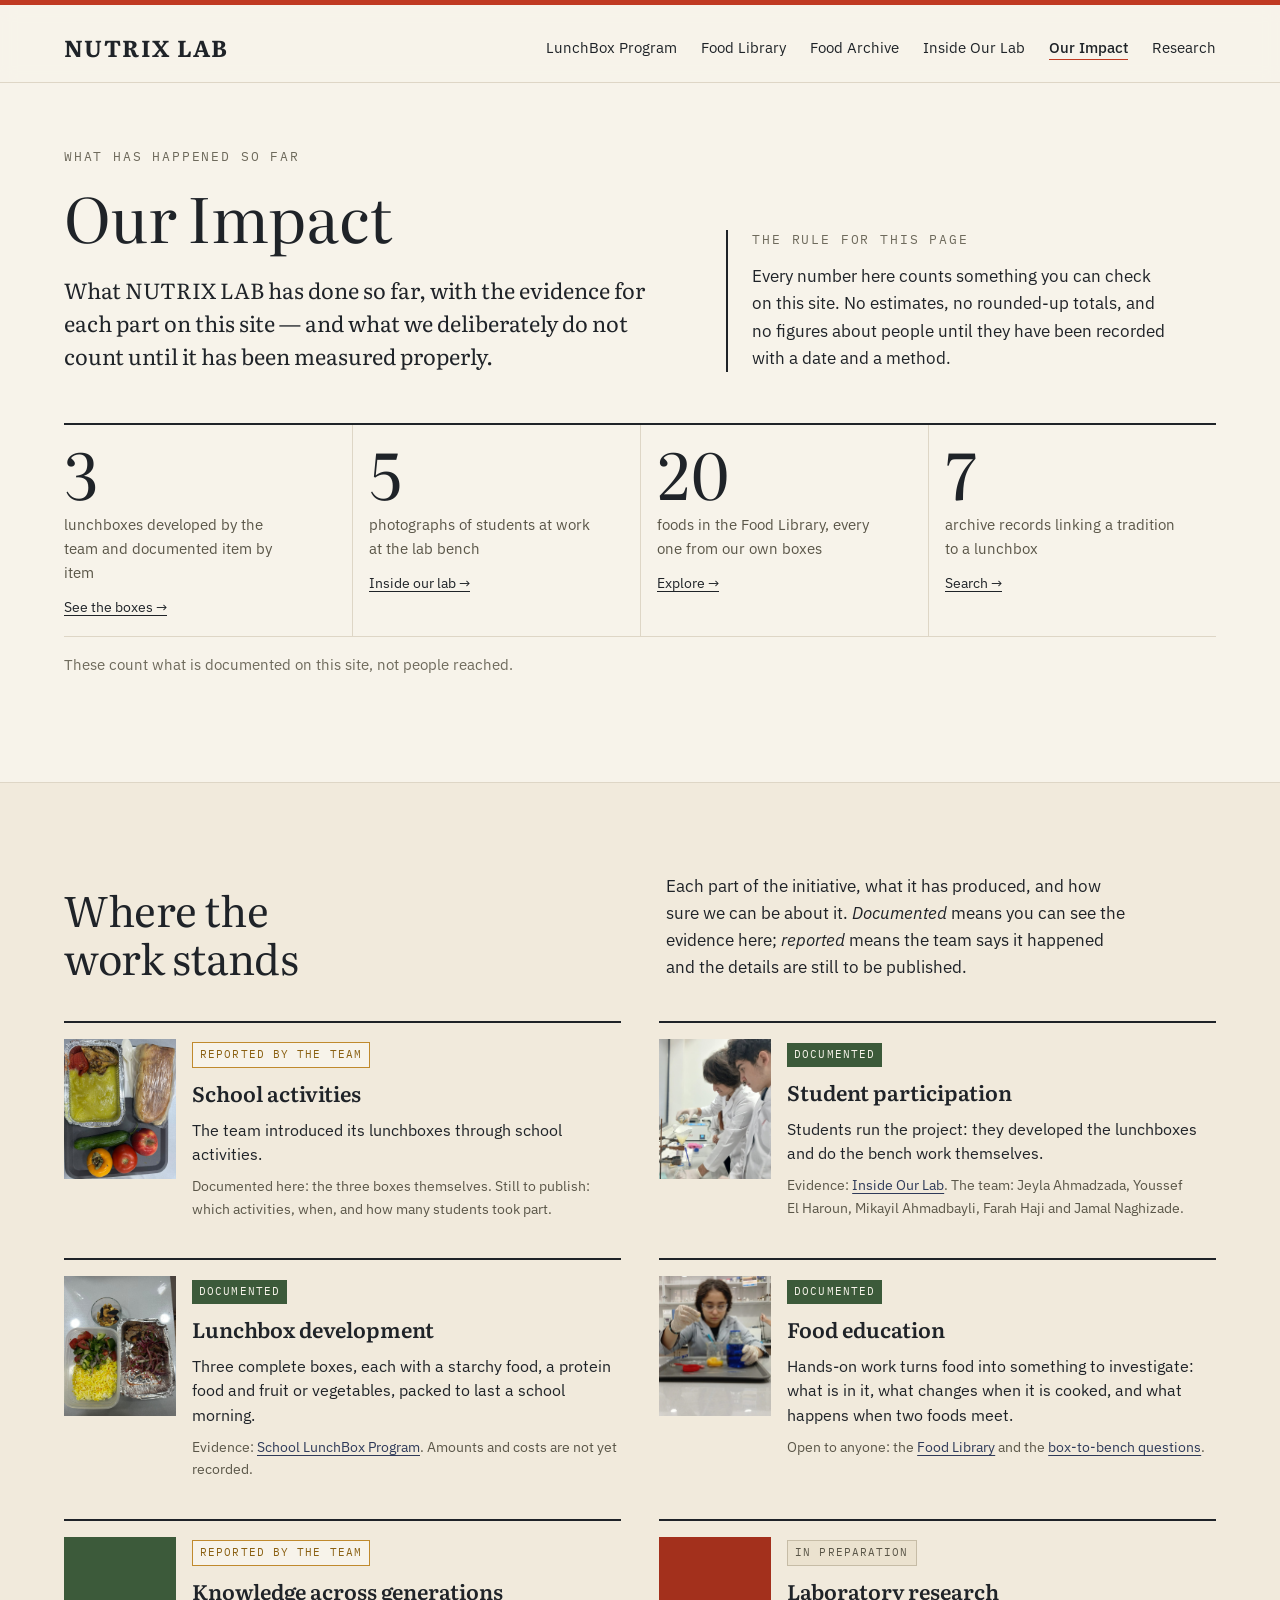
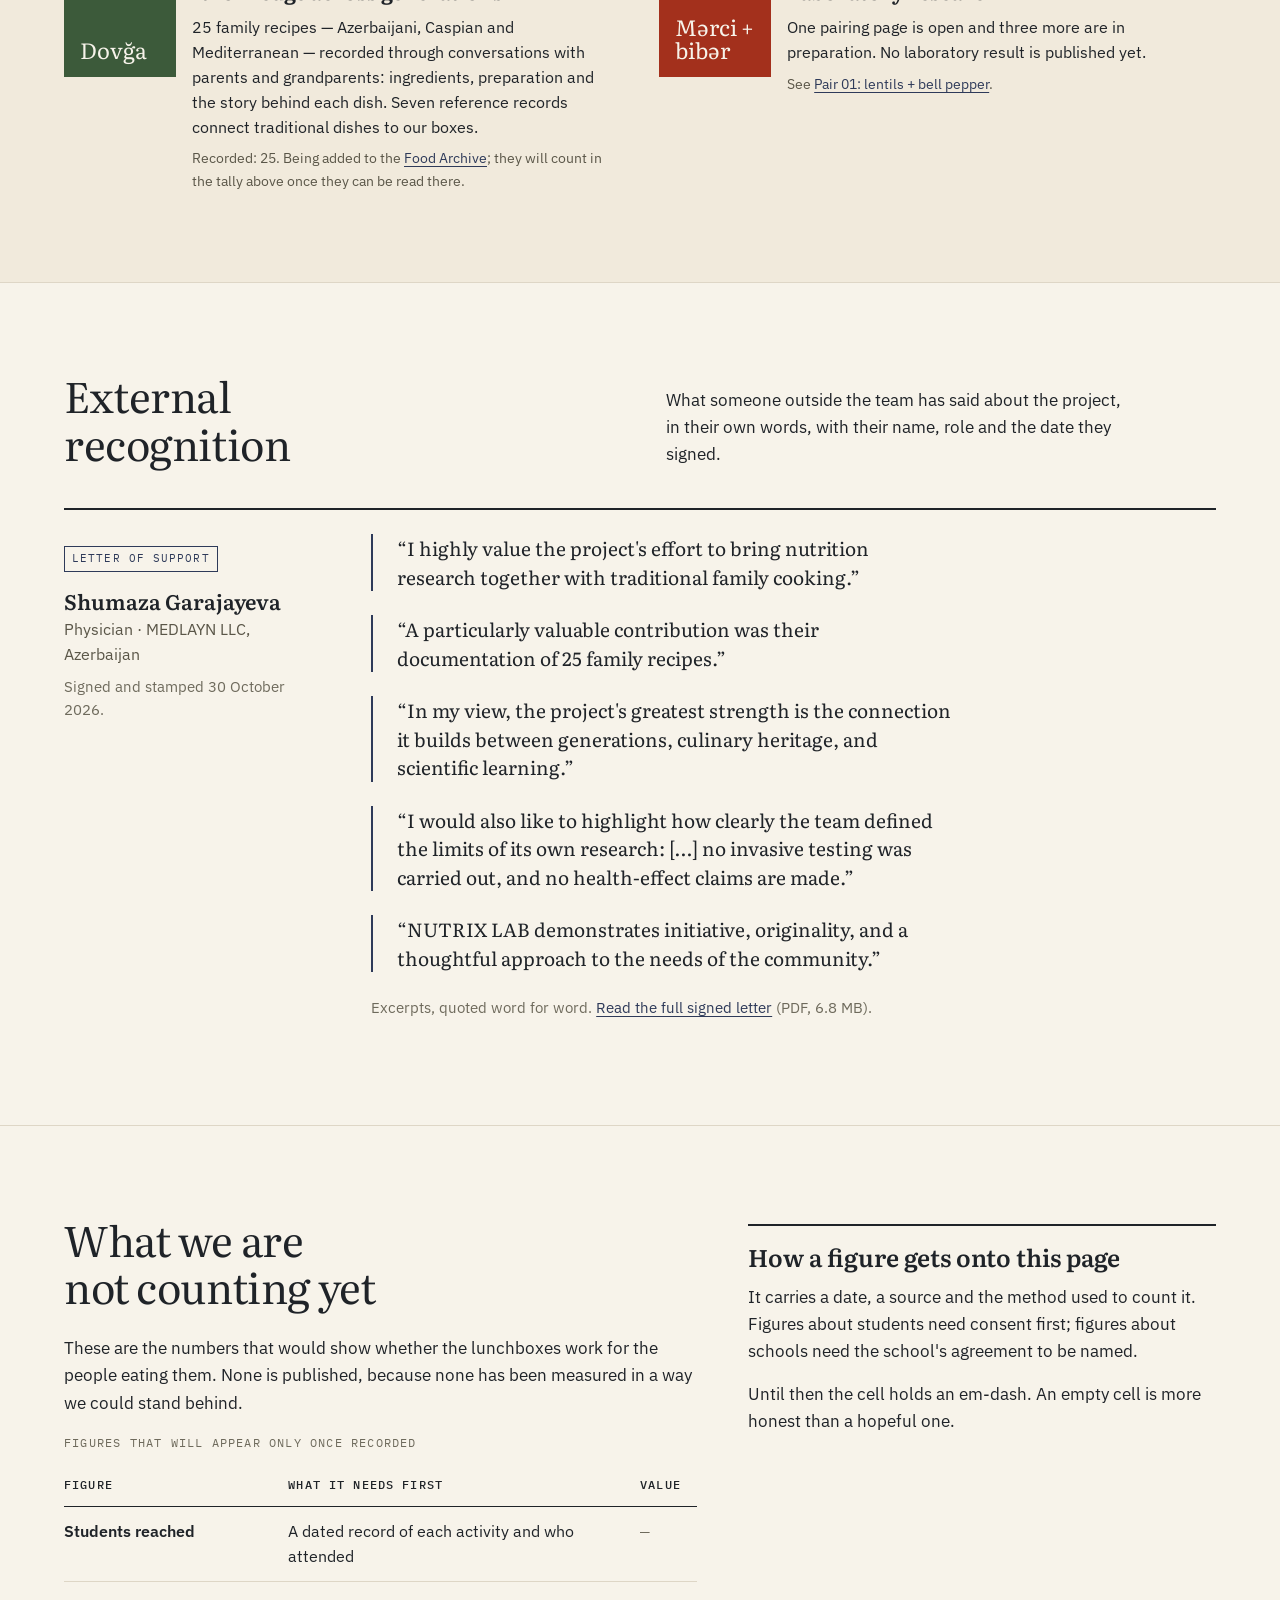
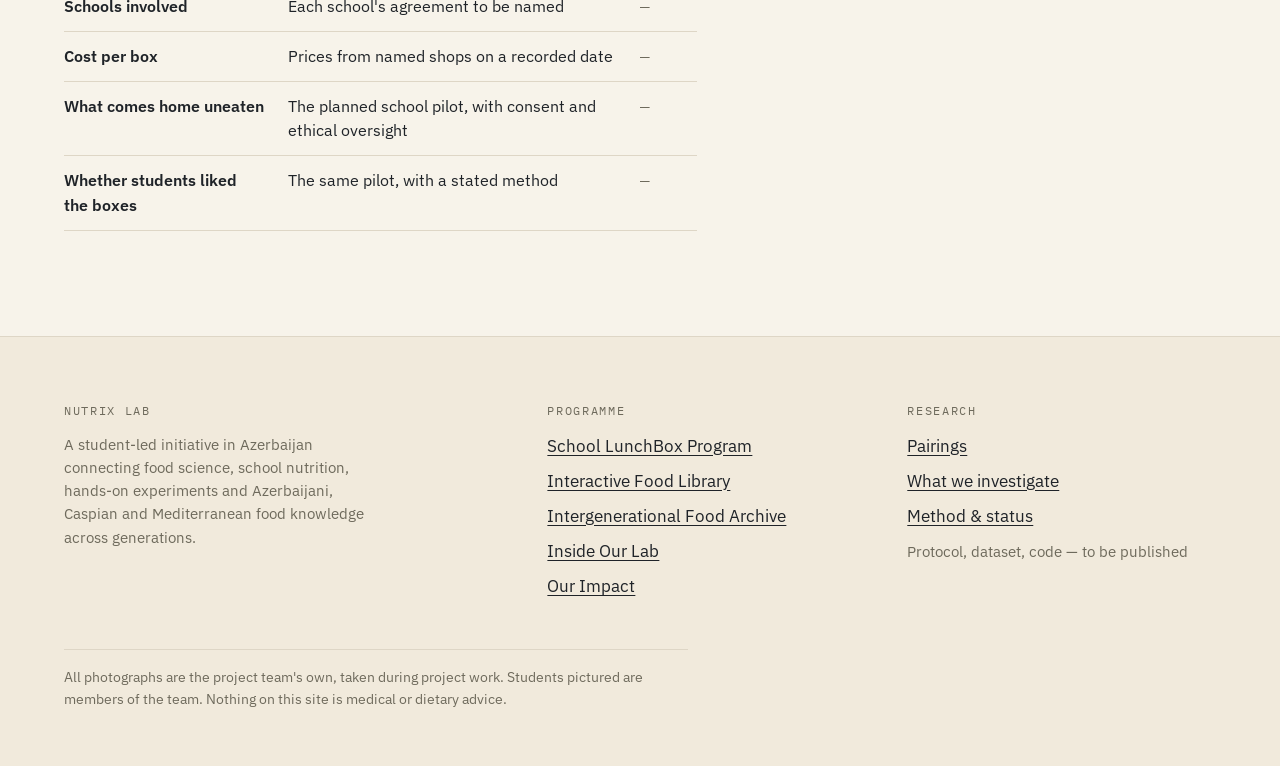
<file: impact.html>
<!DOCTYPE html>
<html lang="en">
<head>
<meta charset="utf-8">
<meta name="viewport" content="width=device-width, initial-scale=1">
<title>Our Impact — NUTRIX LAB</title>
<meta name="description" content="What NUTRIX LAB has done so far, the evidence for each part on this site, and what the project deliberately does not count until it has been measured properly.">
<script>document.documentElement.className += ' js';</script>
<link rel="preconnect" href="https://fonts.googleapis.com">
<link rel="preconnect" href="https://fonts.gstatic.com" crossorigin>
<link rel="stylesheet" href="https://fonts.googleapis.com/css2?family=IBM+Plex+Mono:wght@400;500&family=IBM+Plex+Sans:ital,wght@0,400;0,500;0,600;1,400&family=Literata:ital,opsz,wght@0,7..72,400;0,7..72,600;0,7..72,700;1,7..72,400&display=swap">
<link rel="stylesheet" href="assets/css/nutrix.css">
</head>
<body>

<a class="skip-link" href="#main">Skip to main content</a>

<div class="topbar"></div>

<header class="masthead">
  <div class="wrap masthead-in">
    <a class="wordmark" href="index.html">Nutrix&nbsp;Lab</a>
    <button class="navtoggle" type="button" aria-expanded="false" aria-controls="mainnav"><span class="navtoggle-bars" aria-hidden="true"></span>Menu</button>
    <nav class="mainnav" id="mainnav" aria-label="Main">
      <ul>
        <li><a href="lunchbox.html">LunchBox Program</a></li>
        <li><a href="library.html">Food Library</a></li>
        <li><a href="archive.html">Food Archive</a></li>
        <li><a href="lab.html">Inside Our Lab</a></li>
        <li><a href="impact.html" aria-current="page">Our Impact</a></li>
        <li><a href="index.html#pairings">Research</a></li>
      </ul>
    </nav>
  </div>
</header>

<main id="main">

  <div class="wrap">
    <div class="pagehead">
      <div>
        <p class="eyebrow">What has happened so far</p>
        <h1 class="display">Our Impact</h1>
        <p class="lede">
          What NUTRIX&nbsp;LAB has done so far, with the evidence for each part on
          this site — and what we deliberately do not count until it has been
          measured properly.
        </p>
      </div>
      <div class="pagehead-aside">
        <p class="eyebrow" style="margin-bottom:var(--s3);">The rule for this page</p>
        <p>
          Every number here counts something you can check on this site. No
          estimates, no rounded-up totals, and no figures about people until they
          have been recorded with a date and a method.
        </p>
      </div>
    </div>
  </div>

  <!-- Tally ──────────────────────────────────────────────────────────────── -->
  <section aria-labelledby="tally-h" style="padding-top:0;">
    <div class="wrap">
      <h2 class="visually-hidden" id="tally-h">On the record</h2>
      <ul class="tally">
        <li><b>3</b><span>lunchboxes developed by the team and documented item by item</span><a href="lunchbox.html">See the boxes →</a></li>
        <li><b>5</b><span>photographs of students at work at the lab bench</span><a href="lab.html">Inside our lab →</a></li>
        <li><b>20</b><span>foods in the Food Library, every one from our own boxes</span><a href="library.html">Explore →</a></li>
        <li><b>7</b><span>archive records linking a tradition to a lunchbox</span><a href="archive.html">Search →</a></li>
      </ul>
      <p class="note" style="margin-top:var(--s4); max-width:70ch;">
        These count what is documented on this site, not people reached.
      </p>
    </div>
  </section>

  <!-- Strands ────────────────────────────────────────────────────────────── -->
  <section class="band rule-top" aria-labelledby="strands-h">
    <div class="wrap">
      <div class="section-head">
        <h2 class="h2" id="strands-h">Where the work stands</h2>
        <p>
          Each part of the initiative, what it has produced, and how sure we can
          be about it. <i>Documented</i> means you can see the evidence here;
          <i>reported</i> means the team says it happened and the details are
          still to be published.
        </p>
      </div>

      <div class="strands">
        <article class="strand">
          <img src="assets/img/lunchbox-02-chicken-mash.jpg" width="1200" height="1600" alt="" loading="lazy">
          <div>
            <span class="chip chip-named">Reported by the team</span>
            <h3>School activities</h3>
            <p>The team introduced its lunchboxes through school activities.</p>
            <p class="ev">Documented here: the three boxes themselves. Still to publish: which activities, when, and how many students took part.</p>
          </div>
        </article>

        <article class="strand">
          <img src="assets/img/lab-03-filtering.jpg" width="960" height="1280" alt="" loading="lazy" style="object-position:40% 50%;">
          <div>
            <span class="chip chip-done">Documented</span>
            <h3>Student participation</h3>
            <p>Students run the project: they developed the lunchboxes and do the bench work themselves.</p>
            <p class="ev">Evidence: <a href="lab.html">Inside Our Lab</a>. The team: Jeyla Ahmadzada, Youssef El&nbsp;Haroun, Mikayil Ahmadbayli, Farah Haji and Jamal Naghizade.</p>
          </div>
        </article>

        <article class="strand">
          <img src="assets/img/lunchbox-03-rice-salad-grill.jpg" width="1200" height="1600" alt="" loading="lazy">
          <div>
            <span class="chip chip-done">Documented</span>
            <h3>Lunchbox development</h3>
            <p>Three complete boxes, each with a starchy food, a protein food and fruit or vegetables, packed to last a school morning.</p>
            <p class="ev">Evidence: <a href="lunchbox.html">School LunchBox Program</a>. Amounts and costs are not yet recorded.</p>
          </div>
        </article>

        <article class="strand">
          <img src="assets/img/lab-01-reagent-pipette.jpg" width="899" height="1599" alt="" loading="lazy" style="object-position:50% 40%;">
          <div>
            <span class="chip chip-done">Documented</span>
            <h3>Food education</h3>
            <p>Hands-on work turns food into something to investigate: what is in it, what changes when it is cooked, and what happens when two foods meet.</p>
            <p class="ev">Open to anyone: the <a href="library.html">Food Library</a> and the <a href="lunchbox.html#bench-h">box-to-bench questions</a>.</p>
          </div>
        </article>

        <article class="strand">
          <span class="typetile" aria-hidden="true" style="--a:#3C5A3A;"><span class="tt-a" lang="az">Dovğa</span></span>
          <div>
            <span class="chip chip-named">Reported by the team</span>
            <h3>Knowledge across generations</h3>
            <p>25 family recipes — Azerbaijani, Caspian and Mediterranean — recorded through conversations with parents and grandparents: ingredients, preparation and the story behind each dish. Seven reference records connect traditional dishes to our boxes.</p>
            <p class="ev">Recorded: 25. Being added to the <a href="archive.html">Food Archive</a>; they will count in the tally above once they can be read there.</p>
          </div>
        </article>

        <article class="strand">
          <span class="typetile" aria-hidden="true" style="--a:#A3301C;"><span class="tt-a" lang="az">Mərci + bibər</span></span>
          <div>
            <span class="chip chip-prep">In preparation</span>
            <h3>Laboratory research</h3>
            <p>One pairing page is open and three more are in preparation. No laboratory result is published yet.</p>
            <p class="ev">See <a href="pairings/lentils-bell-pepper.html">Pair 01: lentils + bell pepper</a>.</p>
          </div>
        </article>
      </div>
    </div>
  </section>

  <!-- External recognition ──────────────────────────────────────────────── -->
  <section class="rule-top" id="recognition" aria-labelledby="recognition-h">
    <div class="wrap">
      <div class="section-head">
        <h2 class="h2" id="recognition-h">External recognition</h2>
        <p>
          What someone outside the team has said about the project, in their own
          words, with their name, role and the date they signed.
        </p>
      </div>

      <article class="endorse">
        <div class="endorse-meta">
          <span class="chip chip-ref">Letter of support</span>
          <!-- TODO: confirm spelling of the signer's name (read from handwriting) -->
          <p class="endorse-who"><b>Shumaza Garajayeva</b>Physician · MEDLAYN LLC, Azerbaijan</p>
          <p class="note">Signed and stamped <time datetime="2026-10-30">30 October 2026</time>.</p>
        </div>
        <div class="endorse-body">
          <blockquote>
            <p>I highly value the project's effort to bring nutrition research together with traditional family cooking.</p>
          </blockquote>
          <blockquote>
            <p>A particularly valuable contribution was their documentation of 25 family recipes.</p>
          </blockquote>
          <blockquote>
            <p>In my view, the project's greatest strength is the connection it builds between generations, culinary heritage, and scientific learning.</p>
          </blockquote>
          <blockquote>
            <p>I would also like to highlight how clearly the team defined the limits of its own research: […] no invasive testing was carried out, and no health-effect claims are made.</p>
          </blockquote>
          <blockquote>
            <p>NUTRIX LAB demonstrates initiative, originality, and a thoughtful approach to the needs of the community.</p>
          </blockquote>
          <p class="note">Excerpts, quoted word for word. <a href="assets/docs/nutrix-lab-letter-of-support.pdf">Read the full signed letter</a> (PDF, 6.8&nbsp;MB).</p>
        </div>
      </article>
    </div>
  </section>

  <!-- Not counted ────────────────────────────────────────────────────────── -->
  <section class="rule-top" aria-labelledby="notyet-h">
    <div class="wrap">
      <div class="split split-wide">
        <div>
          <h2 class="h2" id="notyet-h" style="margin-bottom:var(--s5); max-width:18ch;">What we are not counting yet</h2>
          <p class="prose">
            These are the numbers that would show whether the lunchboxes work for
            the people eating them. None is published, because none has been
            measured in a way we could stand behind.
          </p>
          <p class="scroll-hint" id="notyet-hint">Scroll the table sideways to see every column.</p>
          <div class="table-scroll" tabindex="0" role="region" aria-labelledby="notyet-cap" aria-describedby="notyet-hint">
            <table class="record">
              <caption id="notyet-cap">Figures that will appear only once recorded</caption>
              <thead>
                <tr><th scope="col">Figure</th><th scope="col">What it needs first</th><th scope="col">Value</th></tr>
              </thead>
              <tbody>
                <tr><th scope="row">Students reached</th><td>A dated record of each activity and who attended</td><td class="pending">—</td></tr>
                <tr><th scope="row">Schools involved</th><td>Each school's agreement to be named</td><td class="pending">—</td></tr>
                <tr><th scope="row">Cost per box</th><td>Prices from named shops on a recorded date</td><td class="pending">—</td></tr>
                <tr><th scope="row">What comes home uneaten</th><td>The planned school pilot, with consent and ethical oversight</td><td class="pending">—</td></tr>
                <tr><th scope="row">Whether students liked the boxes</th><td>The same pilot, with a stated method</td><td class="pending">—</td></tr>
              </tbody>
            </table>
          </div>
        </div>
        <div class="callout" style="margin-top:var(--s2);">
          <h3 class="h3">How a figure gets onto this page</h3>
          <p>
            It carries a date, a source and the method used to count it. Figures
            about students need consent first; figures about schools need the
            school's agreement to be named.
          </p>
          <p style="margin-bottom:0;">
            Until then the cell holds an em-dash. An empty cell is more honest than
            a hopeful one.
          </p>
        </div>
      </div>
    </div>
  </section>

</main>

<footer class="sitefoot">
  <div class="wrap">
    <div class="foot-grid">
      <div>
        <h4>Nutrix Lab</h4>
        <p class="note" style="max-width:36ch;">
          A student-led initiative in Azerbaijan connecting food science, school
          nutrition, hands-on experiments and Azerbaijani, Caspian and Mediterranean
          food knowledge across generations.
        </p>
      </div>
      <div>
        <h4>Programme</h4>
        <ul>
          <li><a href="lunchbox.html">School LunchBox Program</a></li>
          <li><a href="library.html">Interactive Food Library</a></li>
          <li><a href="archive.html">Intergenerational Food Archive</a></li>
          <li><a href="lab.html">Inside Our Lab</a></li>
          <li><a href="impact.html">Our Impact</a></li>
        </ul>
      </div>
      <div>
        <h4>Research</h4>
        <ul>
          <li><a href="index.html#pairings">Pairings</a></li>
          <li><a href="index.html#investigate">What we investigate</a></li>
          <li><a href="index.html#method">Method &amp; status</a></li>
          <li><span class="note">Protocol, dataset, code — to be published</span></li>
        </ul>
      </div>
    </div>
    <p class="colophon">
      All photographs are the project team's own, taken during project work.
      Students pictured are members of the team. Nothing on this site is medical or dietary advice.
    </p>
  </div>
</footer>

<script src="assets/js/nutrix.js"></script>
</body>
</html>
</file>
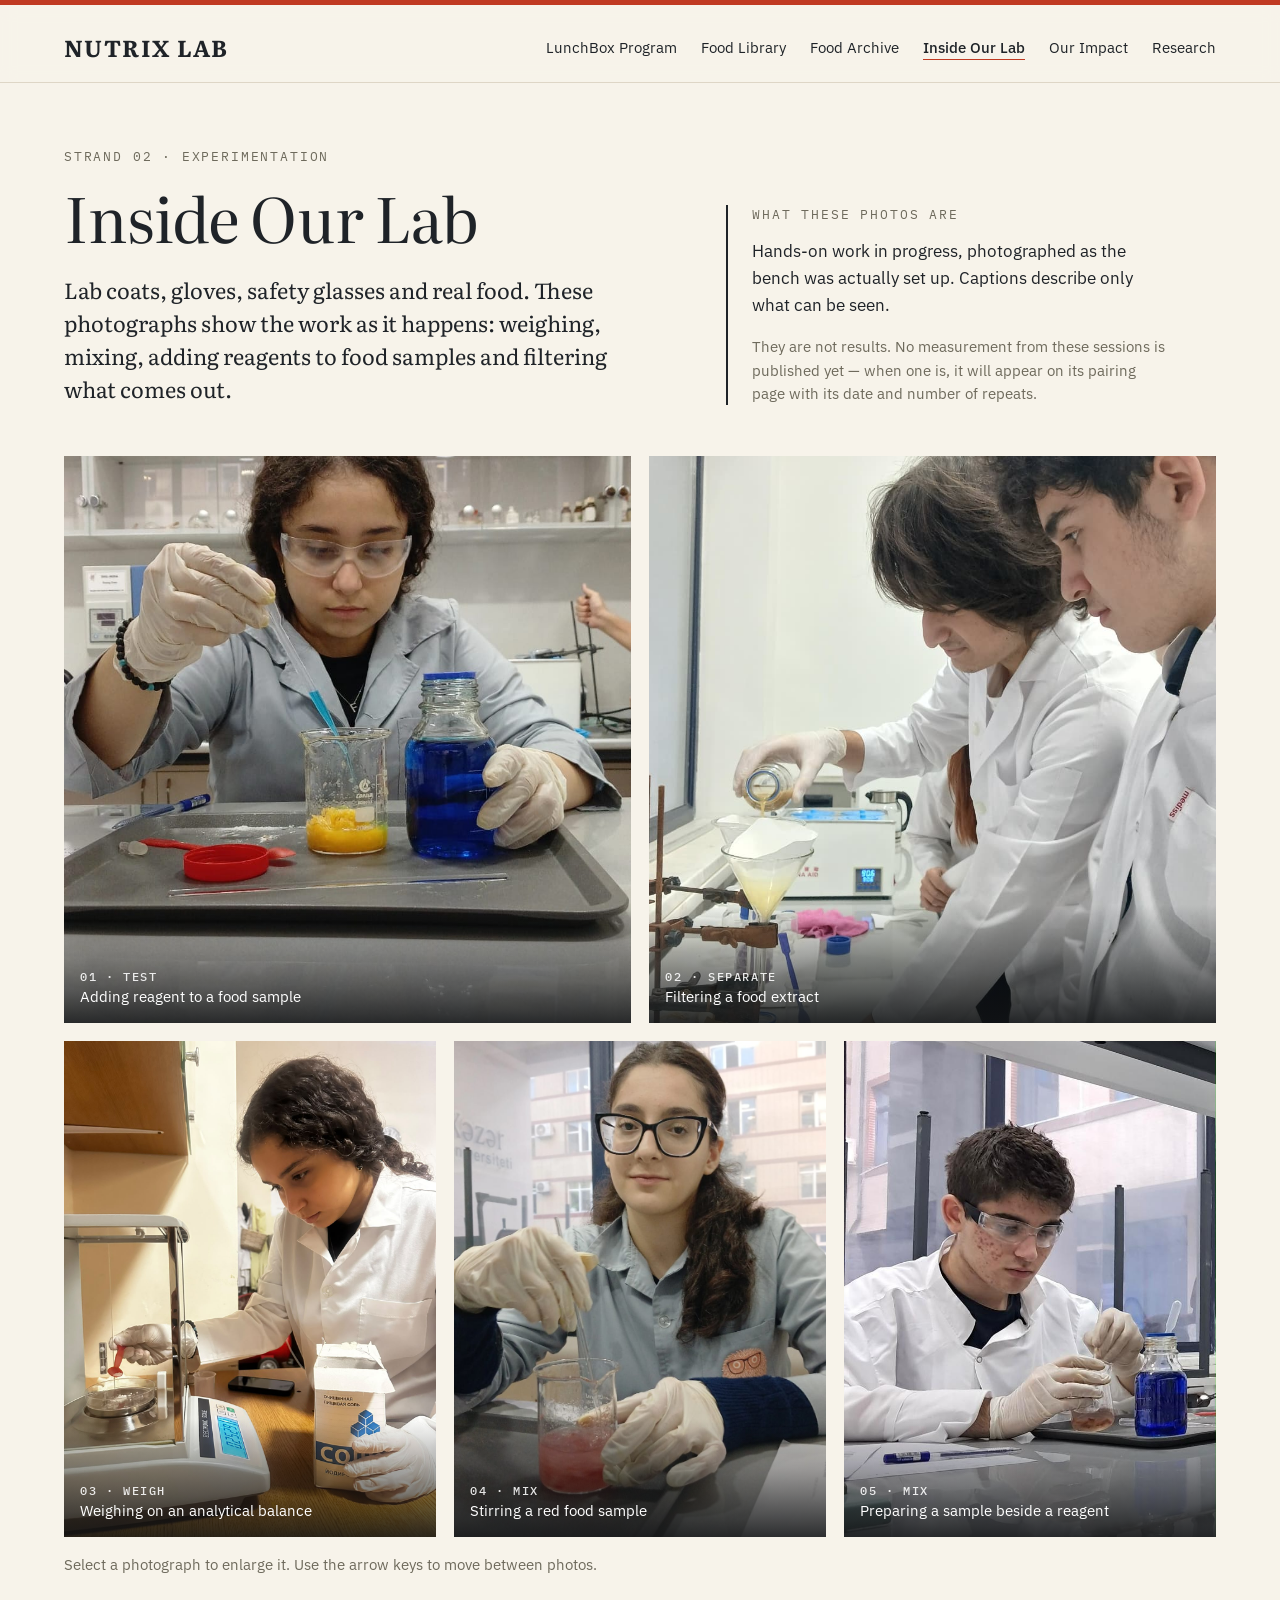
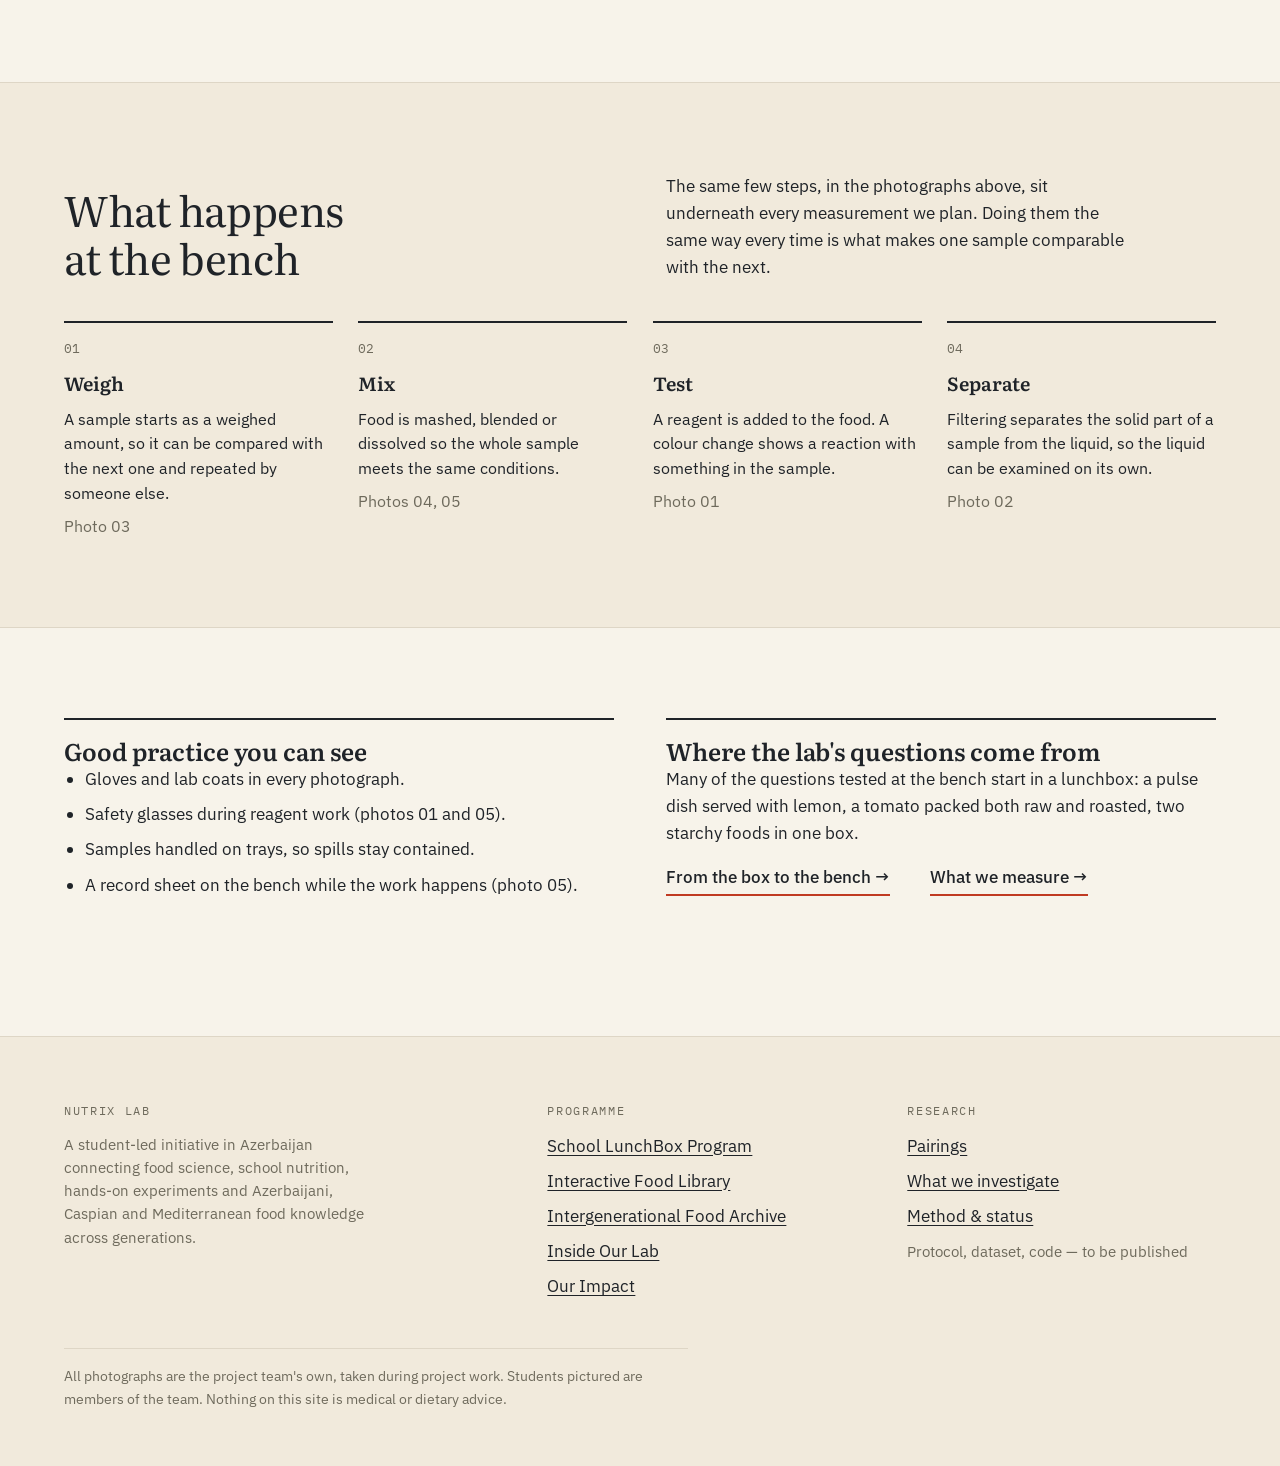
<file: lab.html>
<!DOCTYPE html>
<html lang="en">
<head>
<meta charset="utf-8">
<meta name="viewport" content="width=device-width, initial-scale=1">
<title>Inside Our Lab — NUTRIX LAB</title>
<meta name="description" content="Photographs of NUTRIX LAB students at work: weighing, mixing, adding reagents to food samples and filtering extracts.">
<script>document.documentElement.className += ' js';</script>
<link rel="preconnect" href="https://fonts.googleapis.com">
<link rel="preconnect" href="https://fonts.gstatic.com" crossorigin>
<link rel="stylesheet" href="https://fonts.googleapis.com/css2?family=IBM+Plex+Mono:wght@400;500&family=IBM+Plex+Sans:ital,wght@0,400;0,500;0,600;1,400&family=Literata:ital,opsz,wght@0,7..72,400;0,7..72,600;0,7..72,700;1,7..72,400&display=swap">
<link rel="stylesheet" href="assets/css/nutrix.css">
</head>
<body>

<a class="skip-link" href="#main">Skip to main content</a>

<div class="topbar"></div>

<header class="masthead">
  <div class="wrap masthead-in">
    <a class="wordmark" href="index.html">Nutrix&nbsp;Lab</a>
    <button class="navtoggle" type="button" aria-expanded="false" aria-controls="mainnav"><span class="navtoggle-bars" aria-hidden="true"></span>Menu</button>
    <nav class="mainnav" id="mainnav" aria-label="Main">
      <ul>
        <li><a href="lunchbox.html">LunchBox Program</a></li>
        <li><a href="library.html">Food Library</a></li>
        <li><a href="archive.html">Food Archive</a></li>
        <li><a href="lab.html" aria-current="page">Inside Our Lab</a></li>
        <li><a href="impact.html">Our Impact</a></li>
        <li><a href="index.html#pairings">Research</a></li>
      </ul>
    </nav>
  </div>
</header>

<main id="main">

  <div class="wrap">
    <div class="pagehead">
      <div>
        <p class="eyebrow">Strand 02 · Experimentation</p>
        <h1 class="display">Inside Our Lab</h1>
        <p class="lede">
          Lab coats, gloves, safety glasses and real food. These photographs show
          the work as it happens: weighing, mixing, adding reagents to food
          samples and filtering what comes out.
        </p>
      </div>
      <div class="pagehead-aside">
        <p class="eyebrow" style="margin-bottom:var(--s3);">What these photos are</p>
        <p>
          Hands-on work in progress, photographed as the bench was actually set
          up. Captions describe only what can be seen.
        </p>
        <p class="note">
          They are not results. No measurement from these sessions is published
          yet — when one is, it will appear on its pairing page with its date and
          number of repeats.
        </p>
      </div>
    </div>
  </div>

  <section aria-labelledby="gallery-h" style="padding-top:0;">
    <div class="wrap">
      <h2 class="visually-hidden" id="gallery-h">Photographs from the lab</h2>
      <ul class="mosaic">
        <li class="m-wide">
          <a href="assets/img/lab-01-reagent-pipette.jpg" data-lightbox="lab"
             data-title="Adding reagent to a food sample"
             data-caption="A blue reagent is added by pipette to a beaker of mashed orange food. Safety glasses and gloves on, with a tray underneath the work.">
            <img src="assets/img/lab-01-reagent-pipette.jpg" width="899" height="1599" style="object-position:50% 40%;"
                 alt="A student in safety glasses and gloves adds a blue reagent by pipette to a beaker of mashed orange food on a lab tray.">
            <span class="m-cap"><b>01 · Test</b>Adding reagent to a food sample</span>
          </a>
        </li>
        <li class="m-wide">
          <a href="assets/img/lab-03-filtering.jpg" data-lightbox="lab"
             data-title="Filtering a food extract"
             data-caption="A liquid food extract is poured through folded filter paper in a funnel, held on a retort stand. A water bath stands on the bench behind.">
            <img src="assets/img/lab-03-filtering.jpg" width="960" height="1280" style="object-position:40% 50%;" loading="lazy"
                 alt="Two students in lab coats watch as a liquid food extract is poured through filter paper in a funnel.">
            <span class="m-cap"><b>02 · Separate</b>Filtering a food extract</span>
          </a>
        </li>
        <li>
          <a href="assets/img/lab-05-weighing-salt.jpg" data-lightbox="lab"
             data-title="Weighing on an analytical balance"
             data-caption="Iodised table salt is weighed into a dish inside an enclosed analytical balance.">
            <img src="assets/img/lab-05-weighing-salt.jpg" width="1200" height="1600" style="object-position:45% 50%;" loading="lazy"
                 alt="A student in a lab coat weighs iodised table salt into a dish on an enclosed analytical balance.">
            <span class="m-cap"><b>03 · Weigh</b>Weighing on an analytical balance</span>
          </a>
        </li>
        <li>
          <a href="assets/img/lab-02-stirring-sample.jpg" data-lightbox="lab"
             data-title="Stirring a red food sample"
             data-caption="A red food sample is stirred with a glass rod in a beaker on a lab tray.">
            <img src="assets/img/lab-02-stirring-sample.jpg" width="899" height="1599" style="object-position:50% 55%;" loading="lazy"
                 alt="A student in a grey lab coat and gloves stirs a red liquid food sample in a beaker with a glass rod.">
            <span class="m-cap"><b>04 · Mix</b>Stirring a red food sample</span>
          </a>
        </li>
        <li>
          <a href="assets/img/lab-04-sample-reagent.jpg" data-lightbox="lab"
             data-title="Preparing a sample beside a reagent"
             data-caption="A food sample in a small beaker is mixed beside a bottle of blue reagent, with a record sheet and pen on the bench.">
            <img src="assets/img/lab-04-sample-reagent.jpg" width="689" height="1280" style="object-position:50% 55%;" loading="lazy"
                 alt="A student in safety glasses and gloves mixes a food sample in a small beaker beside a bottle of blue reagent.">
            <span class="m-cap"><b>05 · Mix</b>Preparing a sample beside a reagent</span>
          </a>
        </li>
      </ul>
      <p class="note" style="margin-top:var(--s4);">Select a photograph to enlarge it. Use the arrow keys to move between photos.</p>
    </div>
  </section>

  <!-- A session at the bench ─────────────────────────────────────────────── -->
  <section class="band rule-top" aria-labelledby="session-h">
    <div class="wrap">
      <div class="section-head">
        <h2 class="h2" id="session-h">What happens at the bench</h2>
        <p>
          The same few steps, in the photographs above, sit underneath every
          measurement we plan. Doing them the same way every time is what makes
          one sample comparable with the next.
        </p>
      </div>
      <ol class="steps steps-4">
        <li>
          <h3>Weigh</h3>
          <p>A sample starts as a weighed amount, so it can be compared with the next one and repeated by someone else.</p>
          <p class="note" style="margin:0;">Photo 03</p>
        </li>
        <li>
          <h3>Mix</h3>
          <p>Food is mashed, blended or dissolved so the whole sample meets the same conditions.</p>
          <p class="note" style="margin:0;">Photos 04, 05</p>
        </li>
        <li>
          <h3>Test</h3>
          <p>A reagent is added to the food. A colour change shows a reaction with something in the sample.</p>
          <p class="note" style="margin:0;">Photo 01</p>
        </li>
        <li>
          <h3>Separate</h3>
          <p>Filtering separates the solid part of a sample from the liquid, so the liquid can be examined on its own.</p>
          <p class="note" style="margin:0;">Photo 02</p>
        </li>
      </ol>
    </div>
  </section>

  <!-- Practice + learning ────────────────────────────────────────────────── -->
  <section class="rule-top" aria-labelledby="practice-h">
    <div class="wrap">
      <div class="ledger">
        <div class="callout" style="max-width:none;">
          <h2 class="h3" id="practice-h">Good practice you can see</h2>
          <ul style="margin-bottom:0;">
            <li>Gloves and lab coats in every photograph.</li>
            <li>Safety glasses during reagent work (photos 01 and 05).</li>
            <li>Samples handled on trays, so spills stay contained.</li>
            <li>A record sheet on the bench while the work happens (photo 05).</li>
          </ul>
        </div>
        <div class="callout" style="max-width:none;">
          <h2 class="h3">Where the lab's questions come from</h2>
          <p>
            Many of the questions tested at the bench start in a lunchbox: a
            pulse dish served with lemon, a tomato packed both raw and roasted,
            two starchy foods in one box.
          </p>
          <p class="actions" style="margin:0;">
            <a class="action" href="lunchbox.html#bench-h">From the box to the bench</a>
            <a class="action" href="index.html#investigate">What we measure</a>
          </p>
        </div>
      </div>
    </div>
  </section>

</main>

<footer class="sitefoot">
  <div class="wrap">
    <div class="foot-grid">
      <div>
        <h4>Nutrix Lab</h4>
        <p class="note" style="max-width:36ch;">
          A student-led initiative in Azerbaijan connecting food science, school
          nutrition, hands-on experiments and Azerbaijani, Caspian and Mediterranean
          food knowledge across generations.
        </p>
      </div>
      <div>
        <h4>Programme</h4>
        <ul>
          <li><a href="lunchbox.html">School LunchBox Program</a></li>
          <li><a href="library.html">Interactive Food Library</a></li>
          <li><a href="archive.html">Intergenerational Food Archive</a></li>
          <li><a href="lab.html">Inside Our Lab</a></li>
          <li><a href="impact.html">Our Impact</a></li>
        </ul>
      </div>
      <div>
        <h4>Research</h4>
        <ul>
          <li><a href="index.html#pairings">Pairings</a></li>
          <li><a href="index.html#investigate">What we investigate</a></li>
          <li><a href="index.html#method">Method &amp; status</a></li>
          <li><span class="note">Protocol, dataset, code — to be published</span></li>
        </ul>
      </div>
    </div>
    <p class="colophon">
      All photographs are the project team's own, taken during project work.
      Students pictured are members of the team. Nothing on this site is medical or dietary advice.
    </p>
  </div>
</footer>

<script src="assets/js/nutrix.js"></script>
</body>
</html>
</file>
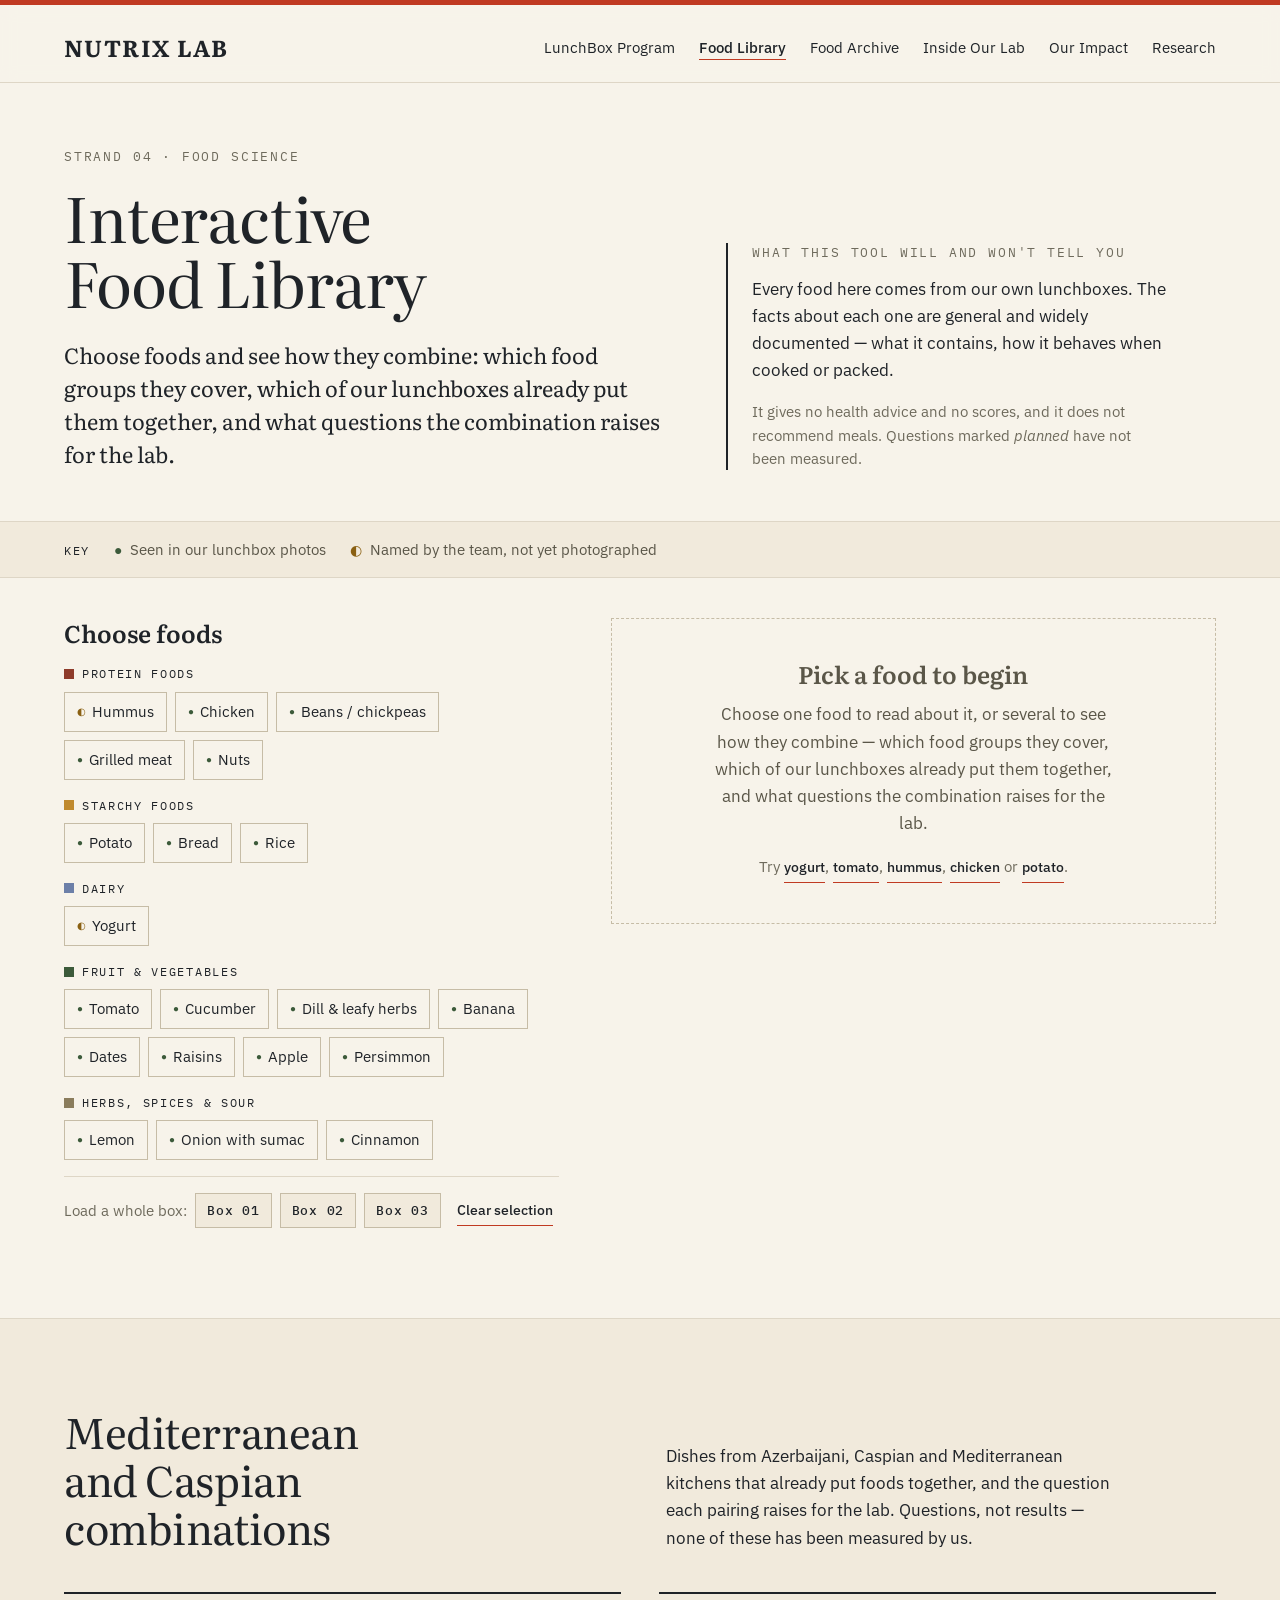
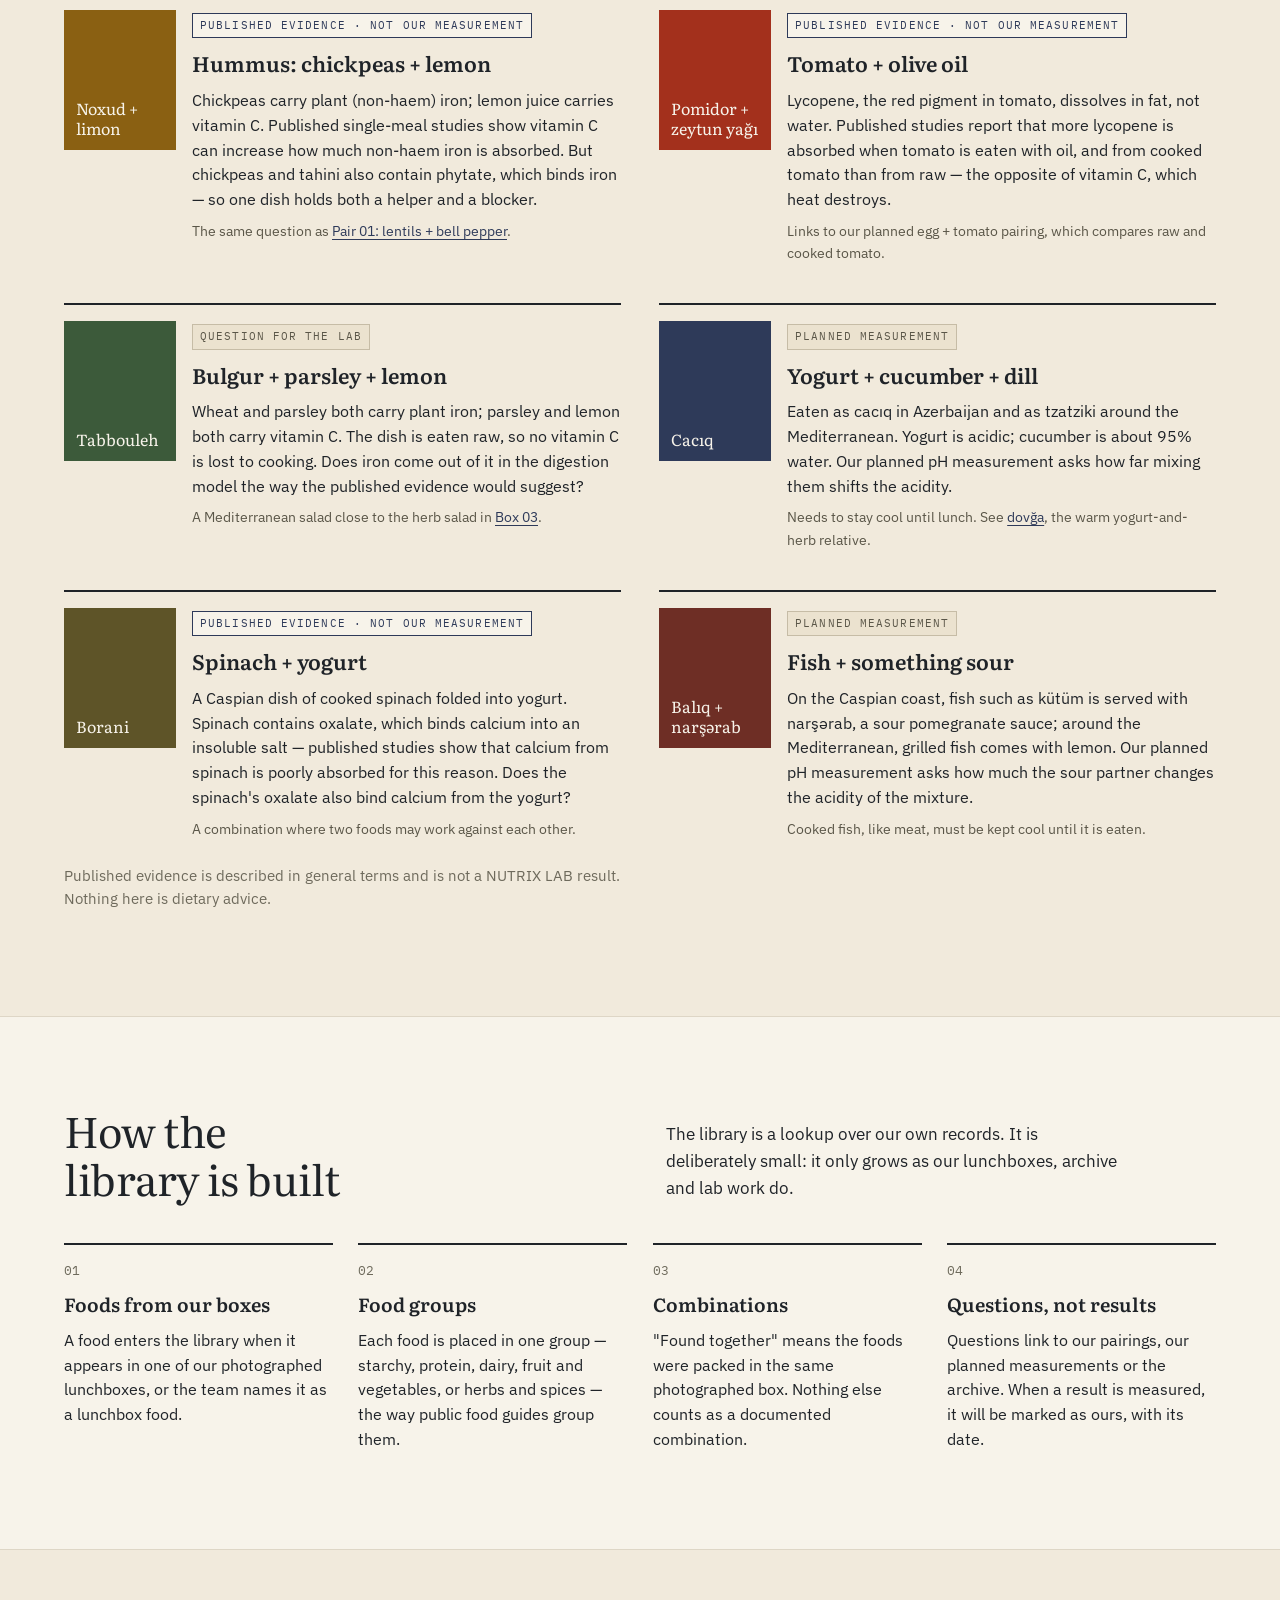
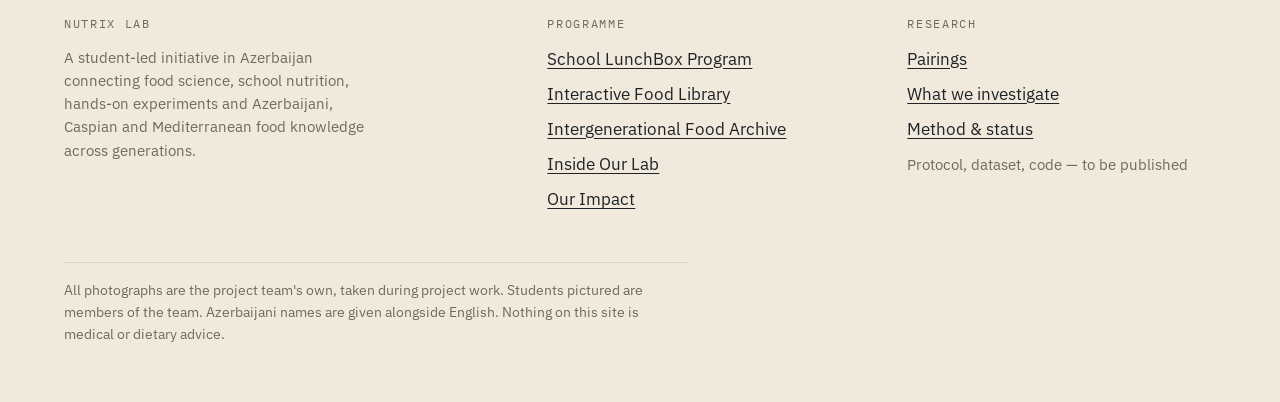
<file: library.html>
<!DOCTYPE html>
<html lang="en">
<head>
<meta charset="utf-8">
<meta name="viewport" content="width=device-width, initial-scale=1">
<title>Interactive Food Library — NUTRIX LAB</title>
<meta name="description" content="Choose foods such as yogurt, tomato, hummus, chicken and potato to see which food groups they cover, which of NUTRIX LAB's lunchboxes combine them, and what questions the combination raises.">
<script>document.documentElement.className += ' js';</script>
<link rel="preconnect" href="https://fonts.googleapis.com">
<link rel="preconnect" href="https://fonts.gstatic.com" crossorigin>
<link rel="stylesheet" href="https://fonts.googleapis.com/css2?family=IBM+Plex+Mono:wght@400;500&family=IBM+Plex+Sans:ital,wght@0,400;0,500;0,600;1,400&family=Literata:ital,opsz,wght@0,7..72,400;0,7..72,600;0,7..72,700;1,7..72,400&display=swap">
<link rel="stylesheet" href="assets/css/nutrix.css">
</head>
<body>

<a class="skip-link" href="#main">Skip to main content</a>

<div class="topbar"></div>

<header class="masthead">
  <div class="wrap masthead-in">
    <a class="wordmark" href="index.html">Nutrix&nbsp;Lab</a>
    <button class="navtoggle" type="button" aria-expanded="false" aria-controls="mainnav"><span class="navtoggle-bars" aria-hidden="true"></span>Menu</button>
    <nav class="mainnav" id="mainnav" aria-label="Main">
      <ul>
        <li><a href="lunchbox.html">LunchBox Program</a></li>
        <li><a href="library.html" aria-current="page">Food Library</a></li>
        <li><a href="archive.html">Food Archive</a></li>
        <li><a href="lab.html">Inside Our Lab</a></li>
        <li><a href="impact.html">Our Impact</a></li>
        <li><a href="index.html#pairings">Research</a></li>
      </ul>
    </nav>
  </div>
</header>

<main id="main">

  <div class="wrap">
    <div class="pagehead">
      <div>
        <p class="eyebrow">Strand 04 · Food science</p>
        <h1 class="display">Interactive Food Library</h1>
        <p class="lede">
          Choose foods and see how they combine: which food groups they cover,
          which of our lunchboxes already put them together, and what questions
          the combination raises for the lab.
        </p>
      </div>
      <div class="pagehead-aside">
        <p class="eyebrow" style="margin-bottom:var(--s3);">What this tool will and won't tell you</p>
        <p>
          Every food here comes from our own lunchboxes. The facts about each one
          are general and widely documented — what it contains, how it behaves
          when cooked or packed.
        </p>
        <p class="note">
          It gives no health advice and no scores, and it does not recommend
          meals. Questions marked <i>planned</i> have not been measured.
        </p>
      </div>
    </div>
  </div>

  <div class="legend-band">
    <div class="wrap">
      <span class="label">Key</span>
      <ul class="legend">
        <li><span class="pv pv-seen" aria-hidden="true">●</span> Seen in our lunchbox photos</li>
        <li><span class="pv pv-named" aria-hidden="true">◐</span> Named by the team, not yet photographed</li>
      </ul>
    </div>
  </div>

  <section aria-labelledby="explorer-h" style="padding-top:var(--s6);">
    <div class="wrap">
      <h2 class="visually-hidden" id="explorer-h">Ingredient explorer</h2>

      <div class="explorer" id="explorer">
        <div class="chooser">
          <p class="h3" style="margin-bottom:var(--s4);">Choose foods</p>
          <div class="chooser-groups"></div>
          <div class="chooser-bar">
            <div class="presets"><span class="note" style="margin:0;">Load a whole box:</span></div>
            <button type="button" class="textbtn" data-clear>Clear selection</button>
          </div>
        </div>

        <div>
          <p class="visually-hidden" id="explorer-status" aria-live="polite"></p>
          <div class="results"></div>
        </div>
      </div>

      <noscript>
        <div class="callout" style="margin-top:var(--s5);">
          <h3 class="h3">The explorer needs JavaScript</h3>
          <p>Every food in the library is also listed, box by box, on the
          <a href="lunchbox.html">LunchBox Program</a> page.</p>
        </div>
      </noscript>
    </div>
  </section>

  <!-- Combinations from the wider kitchen ─────────────────────────────── -->
  <section class="band rule-top" id="combinations" aria-labelledby="combos-h">
    <div class="wrap">
      <div class="section-head">
        <h2 class="h2" id="combos-h">Mediterranean and Caspian combinations</h2>
        <p>
          Dishes from Azerbaijani, Caspian and Mediterranean kitchens that already
          put foods together, and the question each pairing raises for the lab.
          Questions, not results — none of these has been measured by us.
        </p>
      </div>

      <div class="strands">
        <article class="strand">
          <span class="typetile" aria-hidden="true" style="--a:#8A6012;"><span class="tt-a" lang="az">Noxud + limon</span></span>
          <div>
            <span class="chip chip-ref">Published evidence · not our measurement</span>
            <h3>Hummus: chickpeas + lemon</h3>
            <p>Chickpeas carry plant (non-haem) iron; lemon juice carries vitamin&nbsp;C. Published single-meal studies show vitamin&nbsp;C can increase how much non-haem iron is absorbed. But chickpeas and tahini also contain phytate, which binds iron — so one dish holds both a helper and a blocker.</p>
            <p class="ev">The same question as <a href="pairings/lentils-bell-pepper.html">Pair 01: lentils + bell pepper</a>.</p>
          </div>
        </article>

        <article class="strand">
          <span class="typetile" aria-hidden="true" style="--a:#A3301C;"><span class="tt-a" lang="az">Pomidor + zeytun yağı</span></span>
          <div>
            <span class="chip chip-ref">Published evidence · not our measurement</span>
            <h3>Tomato + olive oil</h3>
            <p>Lycopene, the red pigment in tomato, dissolves in fat, not water. Published studies report that more lycopene is absorbed when tomato is eaten with oil, and from cooked tomato than from raw — the opposite of vitamin&nbsp;C, which heat destroys.</p>
            <p class="ev">Links to our planned egg + tomato pairing, which compares raw and cooked tomato.</p>
          </div>
        </article>

        <article class="strand">
          <span class="typetile" aria-hidden="true" style="--a:#3C5A3A;"><span class="tt-a">Tabbouleh</span></span>
          <div>
            <span class="chip chip-prep">Question for the lab</span>
            <h3>Bulgur + parsley + lemon</h3>
            <p>Wheat and parsley both carry plant iron; parsley and lemon both carry vitamin&nbsp;C. The dish is eaten raw, so no vitamin&nbsp;C is lost to cooking. Does iron come out of it in the digestion model the way the published evidence would suggest?</p>
            <p class="ev">A Mediterranean salad close to the herb salad in <a href="lunchbox.html#box-3">Box 03</a>.</p>
          </div>
        </article>

        <article class="strand">
          <span class="typetile" aria-hidden="true" style="--a:#2E3A59;"><span class="tt-a" lang="az">Cacıq</span></span>
          <div>
            <span class="chip chip-prep">Planned measurement</span>
            <h3>Yogurt + cucumber + dill</h3>
            <p>Eaten as <span lang="az">cacıq</span> in Azerbaijan and as tzatziki around the Mediterranean. Yogurt is acidic; cucumber is about 95% water. Our planned pH measurement asks how far mixing them shifts the acidity.</p>
            <p class="ev">Needs to stay cool until lunch. See <a href="archive.html#dovga">dovğa</a>, the warm yogurt-and-herb relative.</p>
          </div>
        </article>

        <article class="strand">
          <span class="typetile" aria-hidden="true" style="--a:#5E5428;"><span class="tt-a">Borani</span></span>
          <div>
            <span class="chip chip-ref">Published evidence · not our measurement</span>
            <h3>Spinach + yogurt</h3>
            <p>A Caspian dish of cooked spinach folded into yogurt. Spinach contains oxalate, which binds calcium into an insoluble salt — published studies show that calcium from spinach is poorly absorbed for this reason. Does the spinach's oxalate also bind calcium from the yogurt?</p>
            <p class="ev">A combination where two foods may work against each other.</p>
          </div>
        </article>

        <article class="strand">
          <span class="typetile" aria-hidden="true" style="--a:#6E2E25;"><span class="tt-a" lang="az">Balıq + narşərab</span></span>
          <div>
            <span class="chip chip-prep">Planned measurement</span>
            <h3>Fish + something sour</h3>
            <p>On the Caspian coast, fish such as kütüm is served with <span lang="az">narşərab</span>, a sour pomegranate sauce; around the Mediterranean, grilled fish comes with lemon. Our planned pH measurement asks how much the sour partner changes the acidity of the mixture.</p>
            <p class="ev">Cooked fish, like meat, must be kept cool until it is eaten.</p>
          </div>
        </article>
      </div>

      <p class="note" style="margin-top:var(--s5); max-width:62ch;">
        Published evidence is described in general terms and is not a NUTRIX&nbsp;LAB
        result. Nothing here is dietary advice.
      </p>
    </div>
  </section>

  <section class="rule-top" aria-labelledby="how-h">
    <div class="wrap">
      <div class="section-head">
        <h2 class="h2" id="how-h">How the library is built</h2>
        <p>
          The library is a lookup over our own records. It is deliberately small:
          it only grows as our lunchboxes, archive and lab work do.
        </p>
      </div>
      <ol class="steps steps-4">
        <li>
          <h3>Foods from our boxes</h3>
          <p>A food enters the library when it appears in one of our photographed lunchboxes, or the team names it as a lunchbox food.</p>
        </li>
        <li>
          <h3>Food groups</h3>
          <p>Each food is placed in one group — starchy, protein, dairy, fruit and vegetables, or herbs and spices — the way public food guides group them.</p>
        </li>
        <li>
          <h3>Combinations</h3>
          <p>"Found together" means the foods were packed in the same photographed box. Nothing else counts as a documented combination.</p>
        </li>
        <li>
          <h3>Questions, not results</h3>
          <p>Questions link to our pairings, our planned measurements or the archive. When a result is measured, it will be marked as ours, with its date.</p>
        </li>
      </ol>
    </div>
  </section>

</main>

<footer class="sitefoot">
  <div class="wrap">
    <div class="foot-grid">
      <div>
        <h4>Nutrix Lab</h4>
        <p class="note" style="max-width:36ch;">
          A student-led initiative in Azerbaijan connecting food science, school
          nutrition, hands-on experiments and Azerbaijani, Caspian and Mediterranean
          food knowledge across generations.
        </p>
      </div>
      <div>
        <h4>Programme</h4>
        <ul>
          <li><a href="lunchbox.html">School LunchBox Program</a></li>
          <li><a href="library.html">Interactive Food Library</a></li>
          <li><a href="archive.html">Intergenerational Food Archive</a></li>
          <li><a href="lab.html">Inside Our Lab</a></li>
          <li><a href="impact.html">Our Impact</a></li>
        </ul>
      </div>
      <div>
        <h4>Research</h4>
        <ul>
          <li><a href="index.html#pairings">Pairings</a></li>
          <li><a href="index.html#investigate">What we investigate</a></li>
          <li><a href="index.html#method">Method &amp; status</a></li>
          <li><span class="note">Protocol, dataset, code — to be published</span></li>
        </ul>
      </div>
    </div>
    <p class="colophon">
      All photographs are the project team's own, taken during project work.
      Students pictured are members of the team. Azerbaijani names are given alongside English. Nothing on this
      site is medical or dietary advice.
    </p>
  </div>
</footer>

<script src="assets/js/nutrix.js"></script>
<script src="assets/js/library.js"></script>
</body>
</html>
</file>
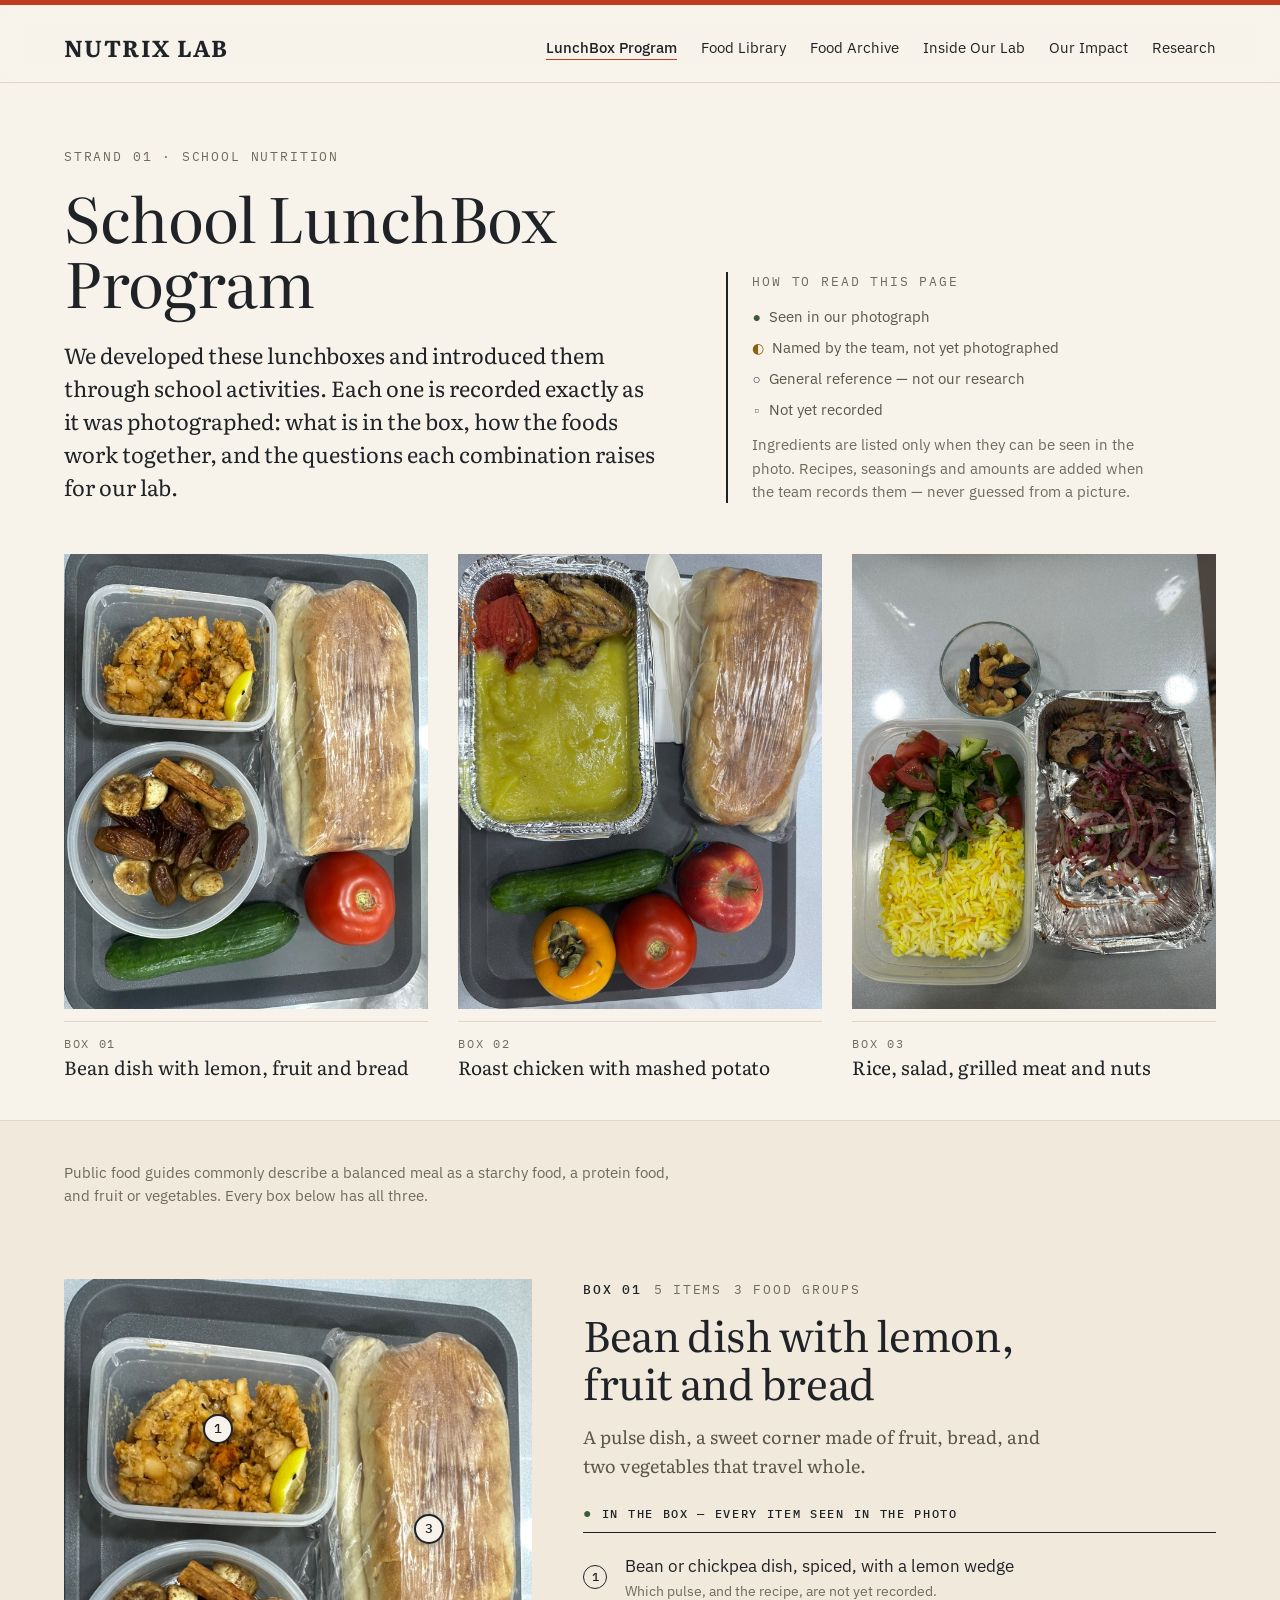
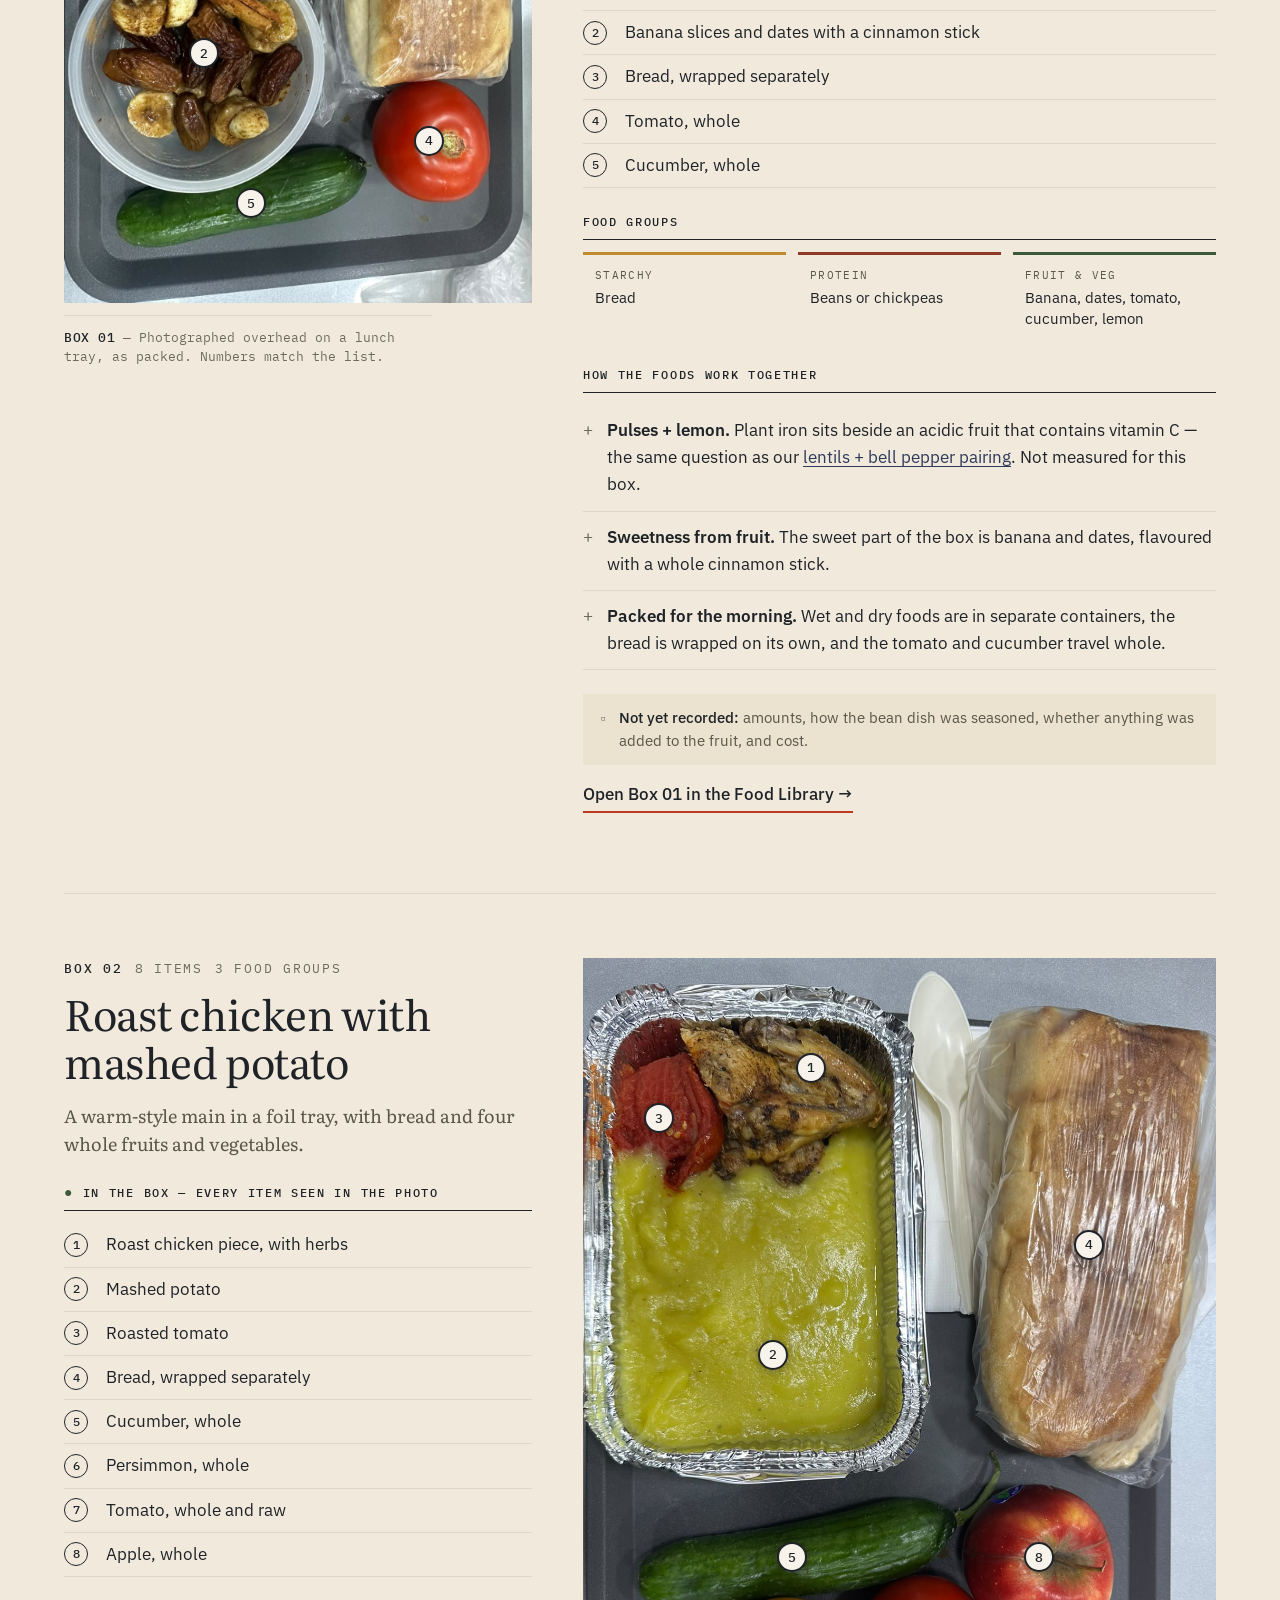
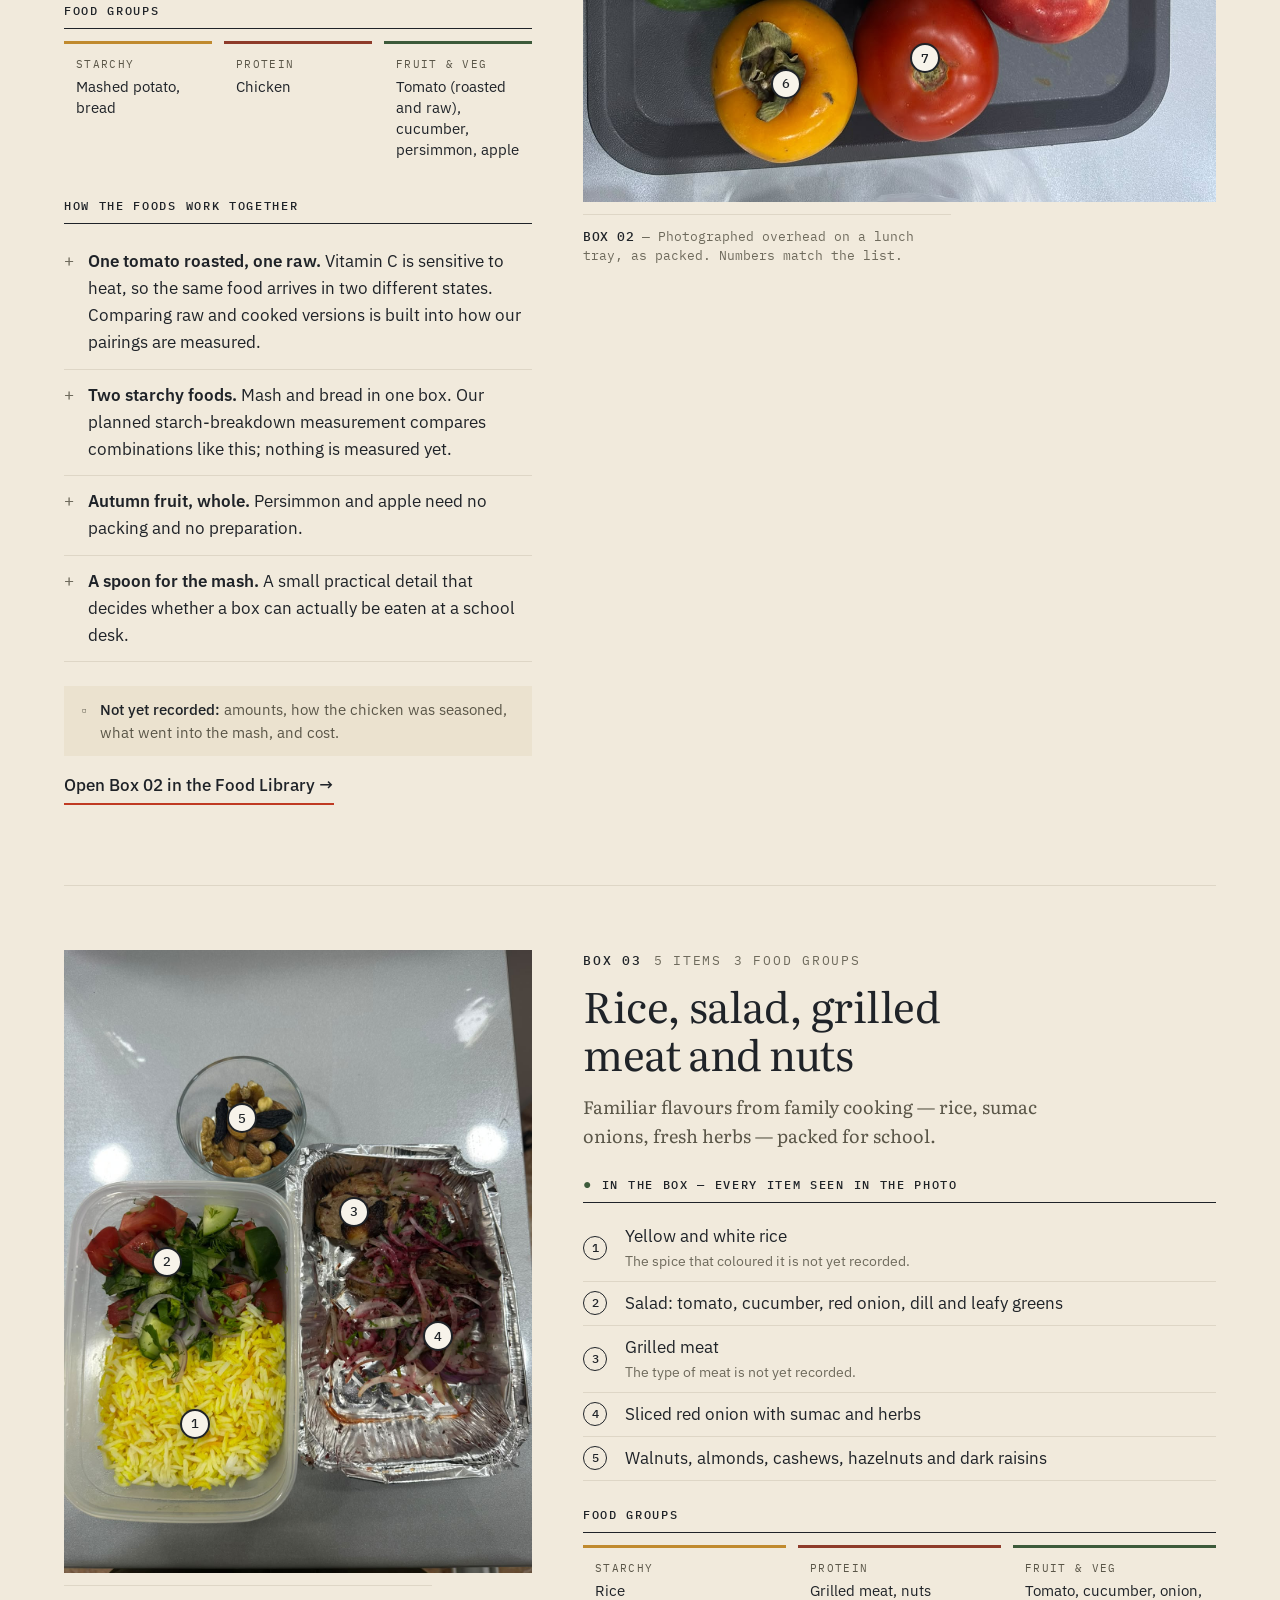
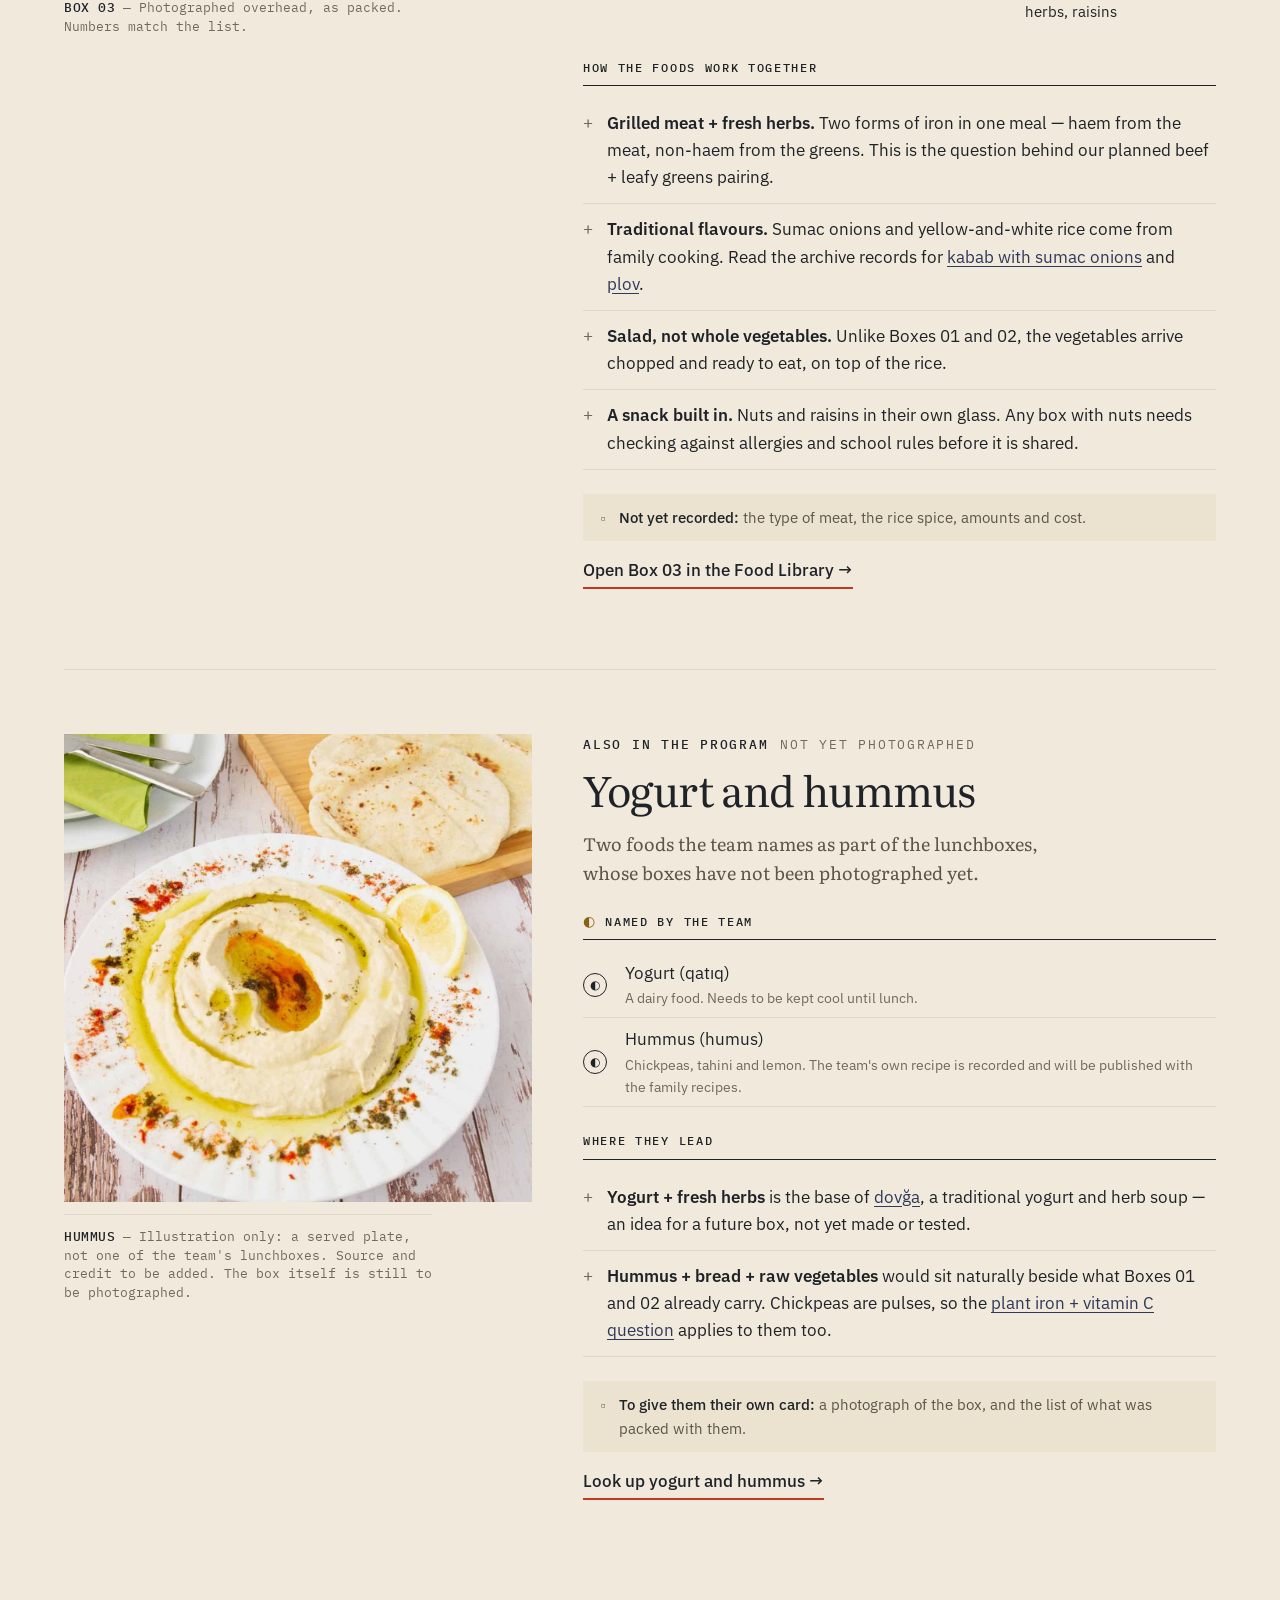
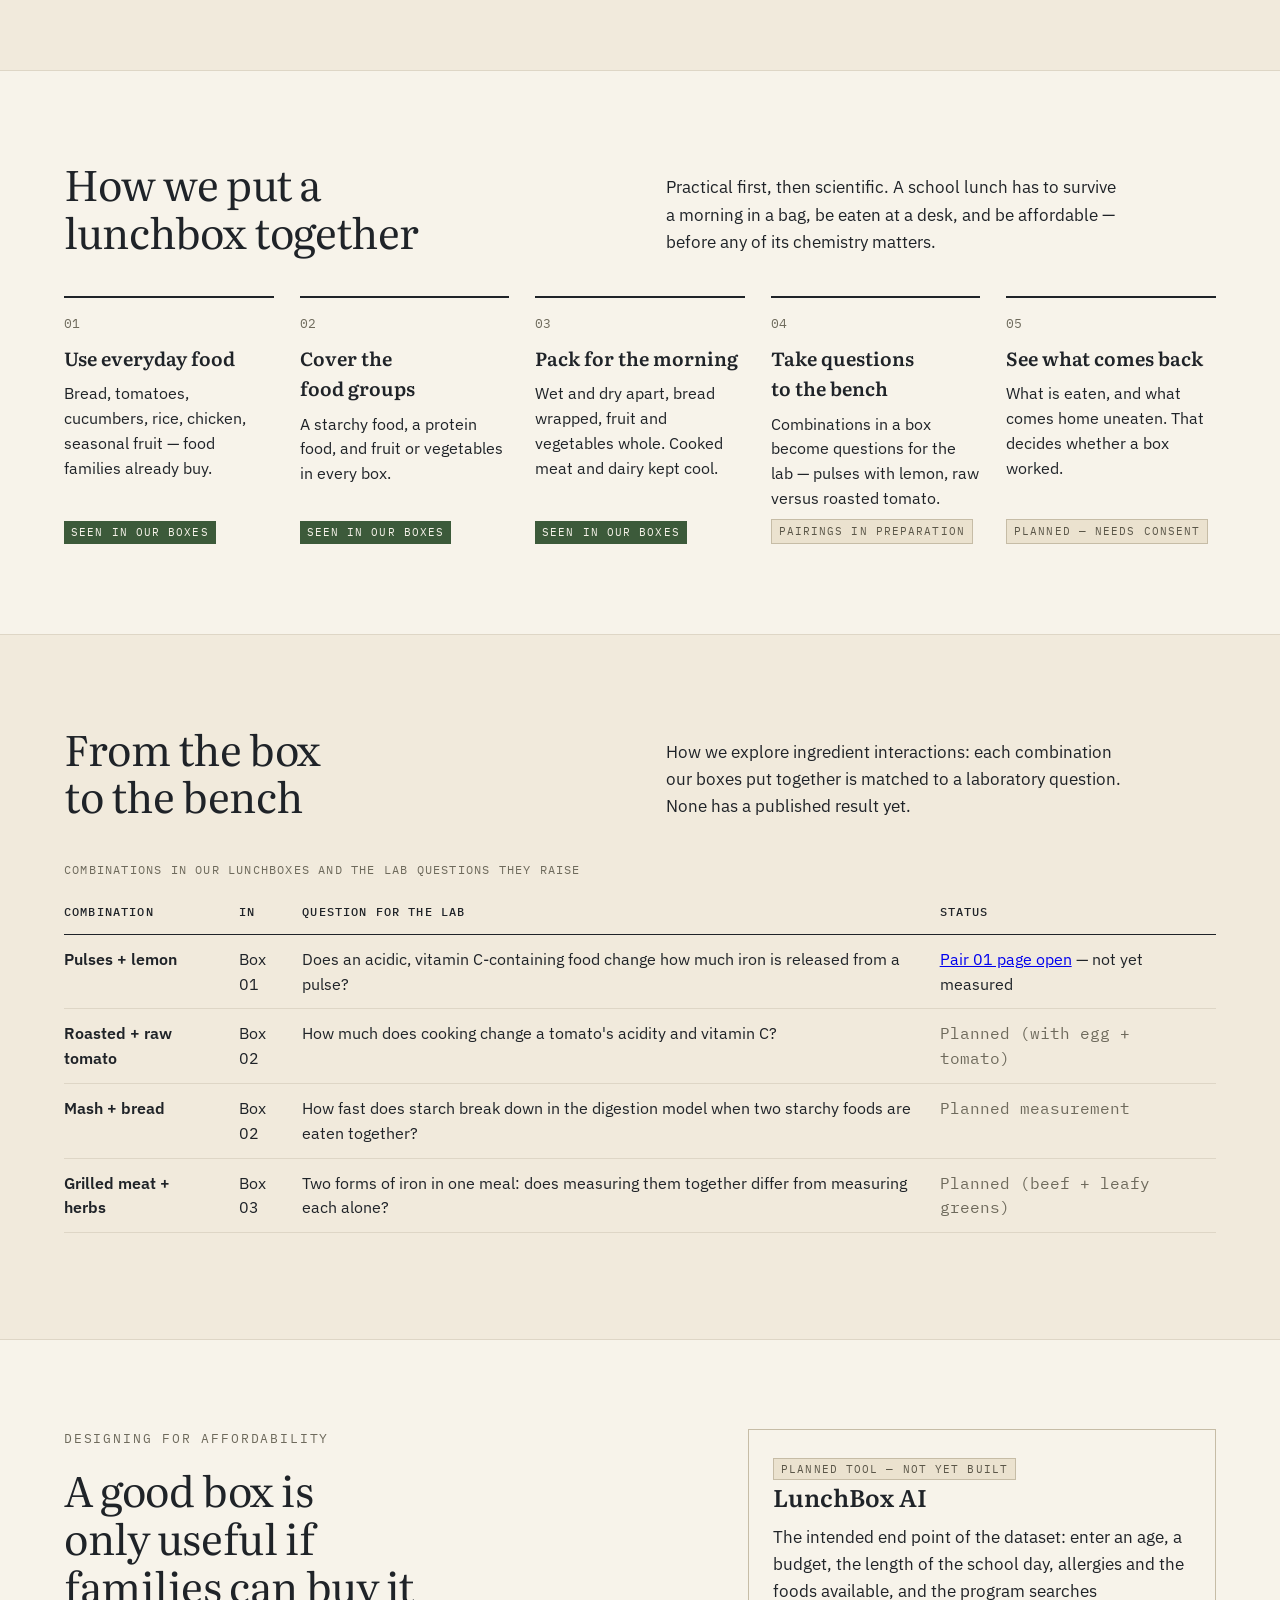
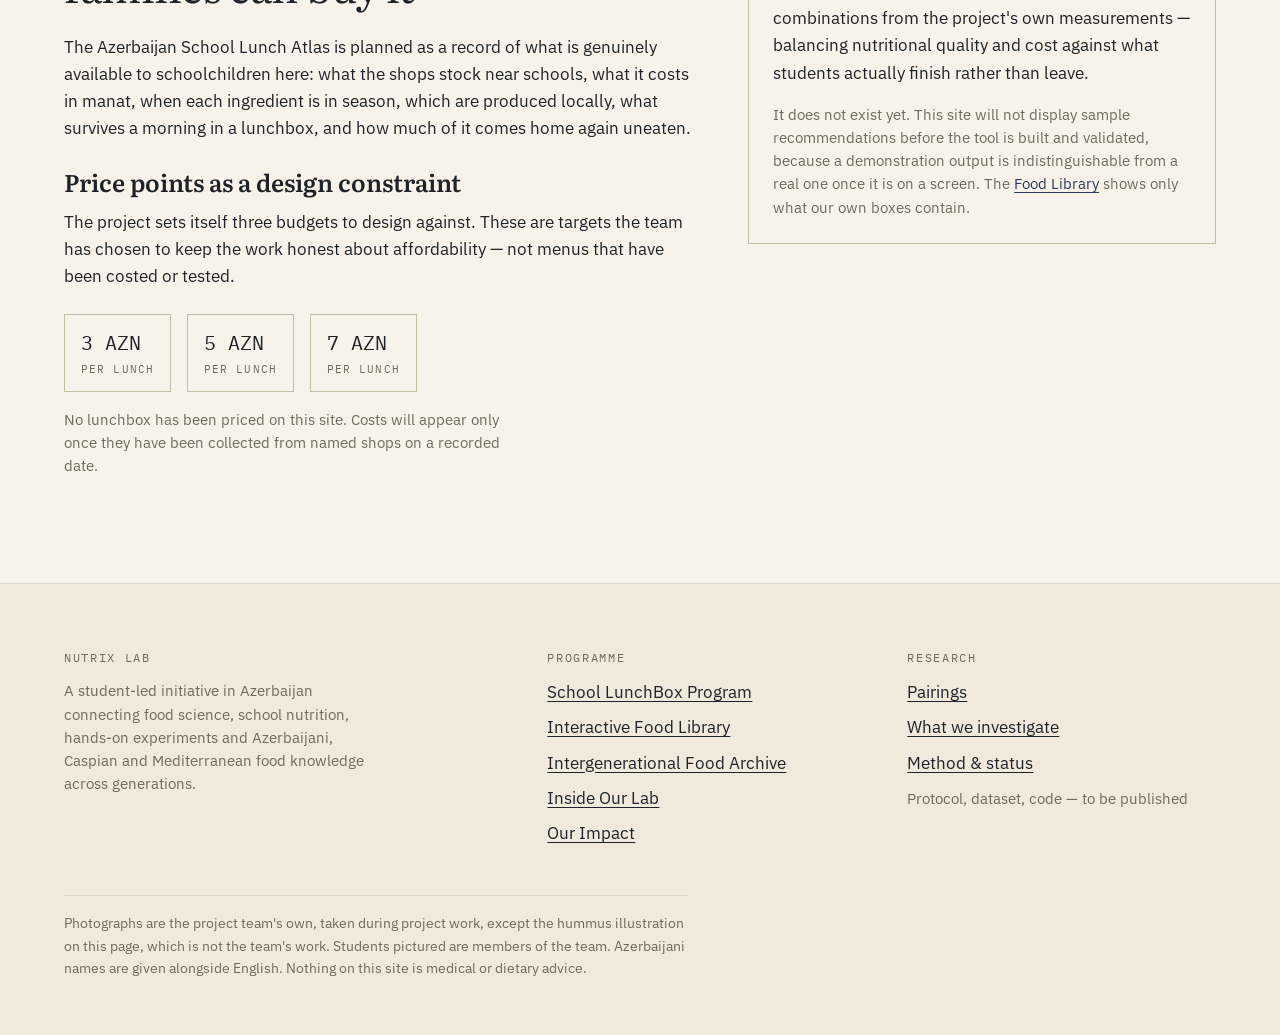
<file: lunchbox.html>
<!DOCTYPE html>
<html lang="en">
<head>
<meta charset="utf-8">
<meta name="viewport" content="width=device-width, initial-scale=1">
<title>School LunchBox Program — NUTRIX LAB</title>
<meta name="description" content="The lunchboxes NUTRIX LAB developed and introduced through school activities: every item as photographed, how the foods combine, and the questions each combination raises for the lab.">
<script>document.documentElement.className += ' js';</script>
<link rel="preconnect" href="https://fonts.googleapis.com">
<link rel="preconnect" href="https://fonts.gstatic.com" crossorigin>
<link rel="stylesheet" href="https://fonts.googleapis.com/css2?family=IBM+Plex+Mono:wght@400;500&family=IBM+Plex+Sans:ital,wght@0,400;0,500;0,600;1,400&family=Literata:ital,opsz,wght@0,7..72,400;0,7..72,600;0,7..72,700;1,7..72,400&display=swap">
<link rel="stylesheet" href="assets/css/nutrix.css">
</head>
<body>

<a class="skip-link" href="#main">Skip to main content</a>

<div class="topbar"></div>

<header class="masthead">
  <div class="wrap masthead-in">
    <a class="wordmark" href="index.html">Nutrix&nbsp;Lab</a>
    <button class="navtoggle" type="button" aria-expanded="false" aria-controls="mainnav"><span class="navtoggle-bars" aria-hidden="true"></span>Menu</button>
    <nav class="mainnav" id="mainnav" aria-label="Main">
      <ul>
        <li><a href="lunchbox.html" aria-current="page">LunchBox Program</a></li>
        <li><a href="library.html">Food Library</a></li>
        <li><a href="archive.html">Food Archive</a></li>
        <li><a href="lab.html">Inside Our Lab</a></li>
        <li><a href="impact.html">Our Impact</a></li>
        <li><a href="index.html#pairings">Research</a></li>
      </ul>
    </nav>
  </div>
</header>

<main id="main">

  <div class="wrap">
    <div class="pagehead">
      <div>
        <p class="eyebrow">Strand 01 · School nutrition</p>
        <h1 class="display">School LunchBox Program</h1>
        <p class="lede">
          We developed these lunchboxes and introduced them through school
          activities. Each one is recorded exactly as it was photographed: what is
          in the box, how the foods work together, and the questions each
          combination raises for our lab.
        </p>
      </div>
      <div class="pagehead-aside">
        <p class="eyebrow" style="margin-bottom:var(--s3);">How to read this page</p>
        <ul class="legend" style="flex-direction:column; padding:0; gap:var(--s2);">
          <li><span class="pv pv-seen" aria-hidden="true">●</span> Seen in our photograph</li>
          <li><span class="pv pv-named" aria-hidden="true">◐</span> Named by the team, not yet photographed</li>
          <li><span class="pv pv-ref" aria-hidden="true">○</span> General reference — not our research</li>
          <li><span class="pv pv-todo" aria-hidden="true">▫</span> Not yet recorded</li>
        </ul>
        <p class="note" style="margin-top:var(--s3);">
          Ingredients are listed only when they can be seen in the photo. Recipes,
          seasonings and amounts are added when the team records them — never
          guessed from a picture.
        </p>
      </div>
    </div>
  </div>

  <!-- Box index ────────────────────────────────────────────────────────── -->
  <div class="wrap" style="padding-bottom:var(--s6);">
    <ul class="boxstrip" aria-label="Lunchboxes on this page">
      <li><a href="#box-1">
        <img src="assets/img/lunchbox-01-beans-fruit-bread.jpg" width="1200" height="1600" alt="">
        <span class="bs-cap"><span class="bs-no">Box 01</span><span class="bs-title">Bean dish with lemon, fruit and bread</span></span>
      </a></li>
      <li><a href="#box-2">
        <img src="assets/img/lunchbox-02-chicken-mash.jpg" width="1200" height="1600" alt="">
        <span class="bs-cap"><span class="bs-no">Box 02</span><span class="bs-title">Roast chicken with mashed potato</span></span>
      </a></li>
      <li><a href="#box-3">
        <img src="assets/img/lunchbox-03-rice-salad-grill.jpg" width="1200" height="1600" alt="">
        <span class="bs-cap"><span class="bs-no">Box 03</span><span class="bs-title">Rice, salad, grilled meat and nuts</span></span>
      </a></li>
    </ul>
  </div>

  <section class="band rule-top" aria-labelledby="boxes-h" style="padding-top:var(--s6);">
    <div class="wrap">
      <h2 class="visually-hidden" id="boxes-h">The lunchboxes</h2>
      <p class="note" style="max-width:70ch; margin:0 0 var(--s2);">
        Public food guides commonly describe a balanced meal as a starchy food, a
        protein food, and fruit or vegetables. Every box below has all three.
      </p>

      <!-- Box 01 ───────────────────────────────────────────────────────── -->
      <article class="meal" id="box-1" aria-labelledby="box-1-h">
        <figure class="meal-fig">
          <div class="keyed">
            <img src="assets/img/lunchbox-01-beans-fruit-bread.jpg" width="1200" height="1600"
                 alt="Overhead photo of a lunch tray: a container of spiced beans with a lemon wedge, a pot of banana slices and dates with a cinnamon stick, a wrapped loaf, a whole cucumber and a whole tomato.">
            <span class="pin" style="--x:33%; --y:24%;" aria-hidden="true">1</span>
            <span class="pin" style="--x:30%; --y:60%;" aria-hidden="true">2</span>
            <span class="pin" style="--x:78%; --y:40%;" aria-hidden="true">3</span>
            <span class="pin" style="--x:78%; --y:74%;" aria-hidden="true">4</span>
            <span class="pin" style="--x:40%; --y:84%;" aria-hidden="true">5</span>
          </div>
          <figcaption><b>BOX 01</b> — Photographed overhead on a lunch tray, as packed. Numbers match the list.</figcaption>
        </figure>
        <div>
          <p class="meal-no"><b>Box 01</b><span>5 items</span><span>3 food groups</span></p>
          <h2 class="h2 meal-title" id="box-1-h">Bean dish with lemon, fruit and bread</h2>
          <p class="meal-sub">A pulse dish, a sweet corner made of fruit, bread, and two vegetables that travel whole.</p>

          <div class="meal-block">
            <h3><span class="pv pv-seen" aria-hidden="true">●</span> In the box — every item seen in the photo</h3>
            <ol class="keylist">
              <li><span class="k">1</span><span>Bean or chickpea dish, spiced, with a lemon wedge<small>Which pulse, and the recipe, are not yet recorded.</small></span></li>
              <li><span class="k">2</span><span>Banana slices and dates with a cinnamon stick</span></li>
              <li><span class="k">3</span><span>Bread, wrapped separately</span></li>
              <li><span class="k">4</span><span>Tomato, whole</span></li>
              <li><span class="k">5</span><span>Cucumber, whole</span></li>
            </ol>
          </div>

          <div class="meal-block">
            <h3>Food groups</h3>
            <dl class="groups">
              <div class="g-starch"><dt>Starchy</dt><dd>Bread</dd></div>
              <div class="g-protein"><dt>Protein</dt><dd>Beans or chickpeas</dd></div>
              <div class="g-produce"><dt>Fruit &amp; veg</dt><dd>Banana, dates, tomato, cucumber, lemon</dd></div>
            </dl>
          </div>

          <div class="meal-block">
            <h3>How the foods work together</h3>
            <ul class="combos">
              <li><b>Pulses + lemon.</b> Plant iron sits beside an acidic fruit that contains vitamin&nbsp;C — the same question as our <a href="pairings/lentils-bell-pepper.html">lentils + bell pepper pairing</a>. Not measured for this box.</li>
              <li><b>Sweetness from fruit.</b> The sweet part of the box is banana and dates, flavoured with a whole cinnamon stick.</li>
              <li><b>Packed for the morning.</b> Wet and dry foods are in separate containers, the bread is wrapped on its own, and the tomato and cucumber travel whole.</li>
            </ul>
          </div>

          <p class="unrecorded"><span class="pv" aria-hidden="true">▫</span><span><b>Not yet recorded:</b> amounts, how the bean dish was seasoned, whether anything was added to the fruit, and cost.</span></p>
          <p class="actions" style="margin-top:var(--s4);"><a class="action" href="library.html#f=beans,lemon,banana,dates,cinnamon,bread,tomato,cucumber">Open Box 01 in the Food Library</a></p>
        </div>
      </article>

      <!-- Box 02 ───────────────────────────────────────────────────────── -->
      <article class="meal meal-flip" id="box-2" aria-labelledby="box-2-h">
        <figure class="meal-fig">
          <div class="keyed">
            <img src="assets/img/lunchbox-02-chicken-mash.jpg" width="1200" height="1600"
                 alt="Overhead photo of a lunch tray: a foil tray of mashed potato with a roast chicken piece and a roasted tomato, a spoon, a wrapped loaf, and a whole cucumber, persimmon, tomato and apple.">
            <span class="pin" style="--x:36%; --y:13%;" aria-hidden="true">1</span>
            <span class="pin" style="--x:30%; --y:47%;" aria-hidden="true">2</span>
            <span class="pin" style="--x:12%; --y:19%;" aria-hidden="true">3</span>
            <span class="pin" style="--x:80%; --y:34%;" aria-hidden="true">4</span>
            <span class="pin" style="--x:33%; --y:71%;" aria-hidden="true">5</span>
            <span class="pin" style="--x:32%; --y:86%;" aria-hidden="true">6</span>
            <span class="pin" style="--x:54%; --y:83%;" aria-hidden="true">7</span>
            <span class="pin" style="--x:72%; --y:71%;" aria-hidden="true">8</span>
          </div>
          <figcaption><b>BOX 02</b> — Photographed overhead on a lunch tray, as packed. Numbers match the list.</figcaption>
        </figure>
        <div>
          <p class="meal-no"><b>Box 02</b><span>8 items</span><span>3 food groups</span></p>
          <h2 class="h2 meal-title" id="box-2-h">Roast chicken with mashed potato</h2>
          <p class="meal-sub">A warm-style main in a foil tray, with bread and four whole fruits and vegetables.</p>

          <div class="meal-block">
            <h3><span class="pv pv-seen" aria-hidden="true">●</span> In the box — every item seen in the photo</h3>
            <ol class="keylist">
              <li><span class="k">1</span><span>Roast chicken piece, with herbs</span></li>
              <li><span class="k">2</span><span>Mashed potato</span></li>
              <li><span class="k">3</span><span>Roasted tomato</span></li>
              <li><span class="k">4</span><span>Bread, wrapped separately</span></li>
              <li><span class="k">5</span><span>Cucumber, whole</span></li>
              <li><span class="k">6</span><span>Persimmon, whole</span></li>
              <li><span class="k">7</span><span>Tomato, whole and raw</span></li>
              <li><span class="k">8</span><span>Apple, whole</span></li>
            </ol>
          </div>

          <div class="meal-block">
            <h3>Food groups</h3>
            <dl class="groups">
              <div class="g-starch"><dt>Starchy</dt><dd>Mashed potato, bread</dd></div>
              <div class="g-protein"><dt>Protein</dt><dd>Chicken</dd></div>
              <div class="g-produce"><dt>Fruit &amp; veg</dt><dd>Tomato (roasted and raw), cucumber, persimmon, apple</dd></div>
            </dl>
          </div>

          <div class="meal-block">
            <h3>How the foods work together</h3>
            <ul class="combos">
              <li><b>One tomato roasted, one raw.</b> Vitamin&nbsp;C is sensitive to heat, so the same food arrives in two different states. Comparing raw and cooked versions is built into how our pairings are measured.</li>
              <li><b>Two starchy foods.</b> Mash and bread in one box. Our planned starch-breakdown measurement compares combinations like this; nothing is measured yet.</li>
              <li><b>Autumn fruit, whole.</b> Persimmon and apple need no packing and no preparation.</li>
              <li><b>A spoon for the mash.</b> A small practical detail that decides whether a box can actually be eaten at a school desk.</li>
            </ul>
          </div>

          <p class="unrecorded"><span class="pv" aria-hidden="true">▫</span><span><b>Not yet recorded:</b> amounts, how the chicken was seasoned, what went into the mash, and cost.</span></p>
          <p class="actions" style="margin-top:var(--s4);"><a class="action" href="library.html#f=chicken,potato,tomato,bread,cucumber,persimmon,apple">Open Box 02 in the Food Library</a></p>
        </div>
      </article>

      <!-- Box 03 ───────────────────────────────────────────────────────── -->
      <article class="meal" id="box-3" aria-labelledby="box-3-h">
        <figure class="meal-fig">
          <div class="keyed">
            <img src="assets/img/lunchbox-03-rice-salad-grill.jpg" width="1200" height="1600"
                 alt="Overhead photo: a container of yellow and white rice topped with tomato, cucumber, red onion and dill salad; a foil tray of grilled meat under sumac-coated red onion and herbs; and a small glass of mixed nuts and raisins.">
            <span class="pin" style="--x:28%; --y:76%;" aria-hidden="true">1</span>
            <span class="pin" style="--x:22%; --y:50%;" aria-hidden="true">2</span>
            <span class="pin" style="--x:62%; --y:42%;" aria-hidden="true">3</span>
            <span class="pin" style="--x:80%; --y:62%;" aria-hidden="true">4</span>
            <span class="pin" style="--x:38%; --y:27%;" aria-hidden="true">5</span>
          </div>
          <figcaption><b>BOX 03</b> — Photographed overhead, as packed. Numbers match the list.</figcaption>
        </figure>
        <div>
          <p class="meal-no"><b>Box 03</b><span>5 items</span><span>3 food groups</span></p>
          <h2 class="h2 meal-title" id="box-3-h">Rice, salad, grilled meat and nuts</h2>
          <p class="meal-sub">Familiar flavours from family cooking — rice, sumac onions, fresh herbs — packed for school.</p>

          <div class="meal-block">
            <h3><span class="pv pv-seen" aria-hidden="true">●</span> In the box — every item seen in the photo</h3>
            <ol class="keylist">
              <li><span class="k">1</span><span>Yellow and white rice<small>The spice that coloured it is not yet recorded.</small></span></li>
              <li><span class="k">2</span><span>Salad: tomato, cucumber, red onion, dill and leafy greens</span></li>
              <li><span class="k">3</span><span>Grilled meat<small>The type of meat is not yet recorded.</small></span></li>
              <li><span class="k">4</span><span>Sliced red onion with sumac and herbs</span></li>
              <li><span class="k">5</span><span>Walnuts, almonds, cashews, hazelnuts and dark raisins</span></li>
            </ol>
          </div>

          <div class="meal-block">
            <h3>Food groups</h3>
            <dl class="groups">
              <div class="g-starch"><dt>Starchy</dt><dd>Rice</dd></div>
              <div class="g-protein"><dt>Protein</dt><dd>Grilled meat, nuts</dd></div>
              <div class="g-produce"><dt>Fruit &amp; veg</dt><dd>Tomato, cucumber, onion, herbs, raisins</dd></div>
            </dl>
          </div>

          <div class="meal-block">
            <h3>How the foods work together</h3>
            <ul class="combos">
              <li><b>Grilled meat + fresh herbs.</b> Two forms of iron in one meal — haem from the meat, non-haem from the greens. This is the question behind our planned beef + leafy greens pairing.</li>
              <li><b>Traditional flavours.</b> Sumac onions and yellow-and-white rice come from family cooking. Read the archive records for <a href="archive.html#kabab">kabab with sumac onions</a> and <a href="archive.html#plov">plov</a>.</li>
              <li><b>Salad, not whole vegetables.</b> Unlike Boxes 01 and 02, the vegetables arrive chopped and ready to eat, on top of the rice.</li>
              <li><b>A snack built in.</b> Nuts and raisins in their own glass. Any box with nuts needs checking against allergies and school rules before it is shared.</li>
            </ul>
          </div>

          <p class="unrecorded"><span class="pv" aria-hidden="true">▫</span><span><b>Not yet recorded:</b> the type of meat, the rice spice, amounts and cost.</span></p>
          <p class="actions" style="margin-top:var(--s4);"><a class="action" href="library.html#f=rice,tomato,cucumber,herbs,grilled-meat,onion-sumac,nuts,raisins">Open Box 03 in the Food Library</a></p>
        </div>
      </article>

      <!-- Named, not yet photographed ─────────────────────────────────────── -->
      <article class="meal" id="named" aria-labelledby="named-h">
        <figure class="meal-fig">
          <div class="keyed">
            <img src="assets/img/Homemade-Healthy-Hummus-Recipe1.jpg" width="1200" height="1200" style="aspect-ratio:1 / 1;" loading="lazy"
                 alt="A white plate of smooth hummus swirled with olive oil and sprinkled with paprika and dried herbs, a lemon wedge on the side, and flatbreads on a wooden board behind.">
          </div>
          <figcaption><b>HUMMUS</b> — Illustration only: a served plate, not one of the team's lunchboxes. Source and credit to be added. The box itself is still to be photographed.</figcaption>
        </figure>
        <div>
          <p class="meal-no"><b>Also in the program</b><span>Not yet photographed</span></p>
          <h2 class="h2 meal-title" id="named-h">Yogurt and hummus</h2>
          <p class="meal-sub">Two foods the team names as part of the lunchboxes, whose boxes have not been photographed yet.</p>

          <div class="meal-block">
            <h3><span class="pv pv-named" aria-hidden="true">◐</span> Named by the team</h3>
            <ul class="keylist">
              <li><span class="k" aria-hidden="true">◐</span><span>Yogurt <span lang="az">(qatıq)</span><small>A dairy food. Needs to be kept cool until lunch.</small></span></li>
              <li><span class="k" aria-hidden="true">◐</span><span>Hummus <span lang="az">(humus)</span><small>Chickpeas, tahini and lemon. The team's own recipe is recorded and will be published with the family recipes.</small></span></li>
            </ul>
          </div>

          <div class="meal-block">
            <h3>Where they lead</h3>
            <ul class="combos">
              <li><b>Yogurt + fresh herbs</b> is the base of <a href="archive.html#dovga">dovğa</a>, a traditional yogurt and herb soup — an idea for a future box, not yet made or tested.</li>
              <li><b>Hummus + bread + raw vegetables</b> would sit naturally beside what Boxes 01 and 02 already carry. Chickpeas are pulses, so the <a href="pairings/lentils-bell-pepper.html">plant iron + vitamin&nbsp;C question</a> applies to them too.</li>
            </ul>
          </div>

          <p class="unrecorded"><span class="pv" aria-hidden="true">▫</span><span><b>To give them their own card:</b> a photograph of the box, and the list of what was packed with them.</span></p>
          <p class="actions" style="margin-top:var(--s4);"><a class="action" href="library.html#f=yogurt,hummus">Look up yogurt and hummus</a></p>
        </div>
      </article>
    </div>
  </section>

  <!-- How a box is built ─────────────────────────────────────────────────── -->
  <section class="rule-top" aria-labelledby="build-h">
    <div class="wrap">
      <div class="section-head">
        <h2 class="h2" id="build-h">How we put a lunchbox together</h2>
        <p>
          Practical first, then scientific. A school lunch has to survive a morning
          in a bag, be eaten at a desk, and be affordable — before any of its
          chemistry matters.
        </p>
      </div>
      <ol class="steps">
        <li>
          <h3>Use everyday food</h3>
          <p>Bread, tomatoes, cucumbers, rice, chicken, seasonal fruit — food families already buy.</p>
          <span class="chip chip-done">Seen in our boxes</span>
        </li>
        <li>
          <h3>Cover the food groups</h3>
          <p>A starchy food, a protein food, and fruit or vegetables in every box.</p>
          <span class="chip chip-done">Seen in our boxes</span>
        </li>
        <li>
          <h3>Pack for the morning</h3>
          <p>Wet and dry apart, bread wrapped, fruit and vegetables whole. Cooked meat and dairy kept cool.</p>
          <span class="chip chip-done">Seen in our boxes</span>
        </li>
        <li>
          <h3>Take questions to the bench</h3>
          <p>Combinations in a box become questions for the lab — pulses with lemon, raw versus roasted tomato.</p>
          <span class="chip chip-prep">Pairings in preparation</span>
        </li>
        <li>
          <h3>See what comes back</h3>
          <p>What is eaten, and what comes home uneaten. That decides whether a box worked.</p>
          <span class="chip chip-prep">Planned — needs consent</span>
        </li>
      </ol>
    </div>
  </section>

  <!-- Box to bench ───────────────────────────────────────────────────────── -->
  <section class="band rule-top" aria-labelledby="bench-h">
    <div class="wrap">
      <div class="section-head">
        <h2 class="h2" id="bench-h">From the box to the bench</h2>
        <p>
          How we explore ingredient interactions: each combination our boxes put
          together is matched to a laboratory question. None has a published
          result yet.
        </p>
      </div>
      <p class="scroll-hint" id="bench-hint">Scroll the table sideways to see every column.</p>
      <div class="table-scroll" tabindex="0" role="region" aria-labelledby="bench-cap" aria-describedby="bench-hint">
        <table class="record">
          <caption id="bench-cap">Combinations in our lunchboxes and the lab questions they raise</caption>
          <thead>
            <tr><th scope="col">Combination</th><th scope="col">In</th><th scope="col">Question for the lab</th><th scope="col">Status</th></tr>
          </thead>
          <tbody>
            <tr>
              <th scope="row">Pulses + lemon</th><td>Box 01</td>
              <td>Does an acidic, vitamin&nbsp;C-containing food change how much iron is released from a pulse?</td>
              <td><a href="pairings/lentils-bell-pepper.html">Pair 01 page open</a> — not yet measured</td>
            </tr>
            <tr>
              <th scope="row">Roasted + raw tomato</th><td>Box 02</td>
              <td>How much does cooking change a tomato's acidity and vitamin&nbsp;C?</td>
              <td class="pending">Planned (with egg + tomato)</td>
            </tr>
            <tr>
              <th scope="row">Mash + bread</th><td>Box 02</td>
              <td>How fast does starch break down in the digestion model when two starchy foods are eaten together?</td>
              <td class="pending">Planned measurement</td>
            </tr>
            <tr>
              <th scope="row">Grilled meat + herbs</th><td>Box 03</td>
              <td>Two forms of iron in one meal: does measuring them together differ from measuring each alone?</td>
              <td class="pending">Planned (beef + leafy greens)</td>
            </tr>
          </tbody>
        </table>
      </div>
    </div>
  </section>

  <!-- Affordability ──────────────────────────────────────────────────────── -->
  <section id="affordability" class="rule-top" aria-labelledby="afford-h">
    <div class="wrap">
      <div class="split split-wide">
        <div>
          <p class="eyebrow">Designing for affordability</p>
          <h2 class="h2" id="afford-h" style="margin-bottom:var(--s5); max-width:18ch;">
            A good box is only useful if families can buy it
          </h2>
          <p class="prose">
            The Azerbaijan School Lunch Atlas is planned as a record of what is
            genuinely available to schoolchildren here: what the shops stock near
            schools, what it costs in manat, when each ingredient is in season,
            which are produced locally, what survives a morning in a lunchbox, and
            how much of it comes home again uneaten.
          </p>
          <h3 class="h3" style="margin:var(--s5) 0 var(--s3);">Price points as a design constraint</h3>
          <p class="prose">
            The project sets itself three budgets to design against. These are
            targets the team has chosen to keep the work honest about affordability
            — not menus that have been costed or tested.
          </p>
          <ul class="pricepoints">
            <li>3 AZN <span>per lunch</span></li>
            <li>5 AZN <span>per lunch</span></li>
            <li>7 AZN <span>per lunch</span></li>
          </ul>
          <p class="note" style="max-width:52ch;">
            No lunchbox has been priced on this site. Costs will appear only once
            they have been collected from named shops on a recorded date.
          </p>
        </div>

        <div class="planned-tool">
          <span class="chip chip-prep">Planned tool — not yet built</span>
          <h3 class="h3">LunchBox&nbsp;AI</h3>
          <p>
            The intended end point of the dataset: enter an age, a budget, the
            length of the school day, allergies and the foods available, and the
            program searches combinations from the project's own measurements —
            balancing nutritional quality and cost against what students actually
            finish rather than leave.
          </p>
          <p class="note" style="margin-bottom:0;">
            It does not exist yet. This site will not display sample
            recommendations before the tool is built and validated, because a
            demonstration output is indistinguishable from a real one once it is
            on a screen. The <a href="library.html">Food Library</a> shows only
            what our own boxes contain.
          </p>
        </div>
      </div>
    </div>
  </section>

</main>

<footer class="sitefoot">
  <div class="wrap">
    <div class="foot-grid">
      <div>
        <h4>Nutrix Lab</h4>
        <p class="note" style="max-width:36ch;">
          A student-led initiative in Azerbaijan connecting food science, school
          nutrition, hands-on experiments and Azerbaijani, Caspian and Mediterranean
          food knowledge across generations.
        </p>
      </div>
      <div>
        <h4>Programme</h4>
        <ul>
          <li><a href="lunchbox.html">School LunchBox Program</a></li>
          <li><a href="library.html">Interactive Food Library</a></li>
          <li><a href="archive.html">Intergenerational Food Archive</a></li>
          <li><a href="lab.html">Inside Our Lab</a></li>
          <li><a href="impact.html">Our Impact</a></li>
        </ul>
      </div>
      <div>
        <h4>Research</h4>
        <ul>
          <li><a href="index.html#pairings">Pairings</a></li>
          <li><a href="index.html#investigate">What we investigate</a></li>
          <li><a href="index.html#method">Method &amp; status</a></li>
          <li><span class="note">Protocol, dataset, code — to be published</span></li>
        </ul>
      </div>
    </div>
    <p class="colophon">
      Photographs are the project team's own, taken during project work, except
      the hummus illustration on this page, which is not the team's work.
      Students pictured are members of the team. Azerbaijani names are given alongside English. Nothing on this
      site is medical or dietary advice.
    </p>
  </div>
</footer>

<script src="assets/js/nutrix.js"></script>
</body>
</html>
</file>
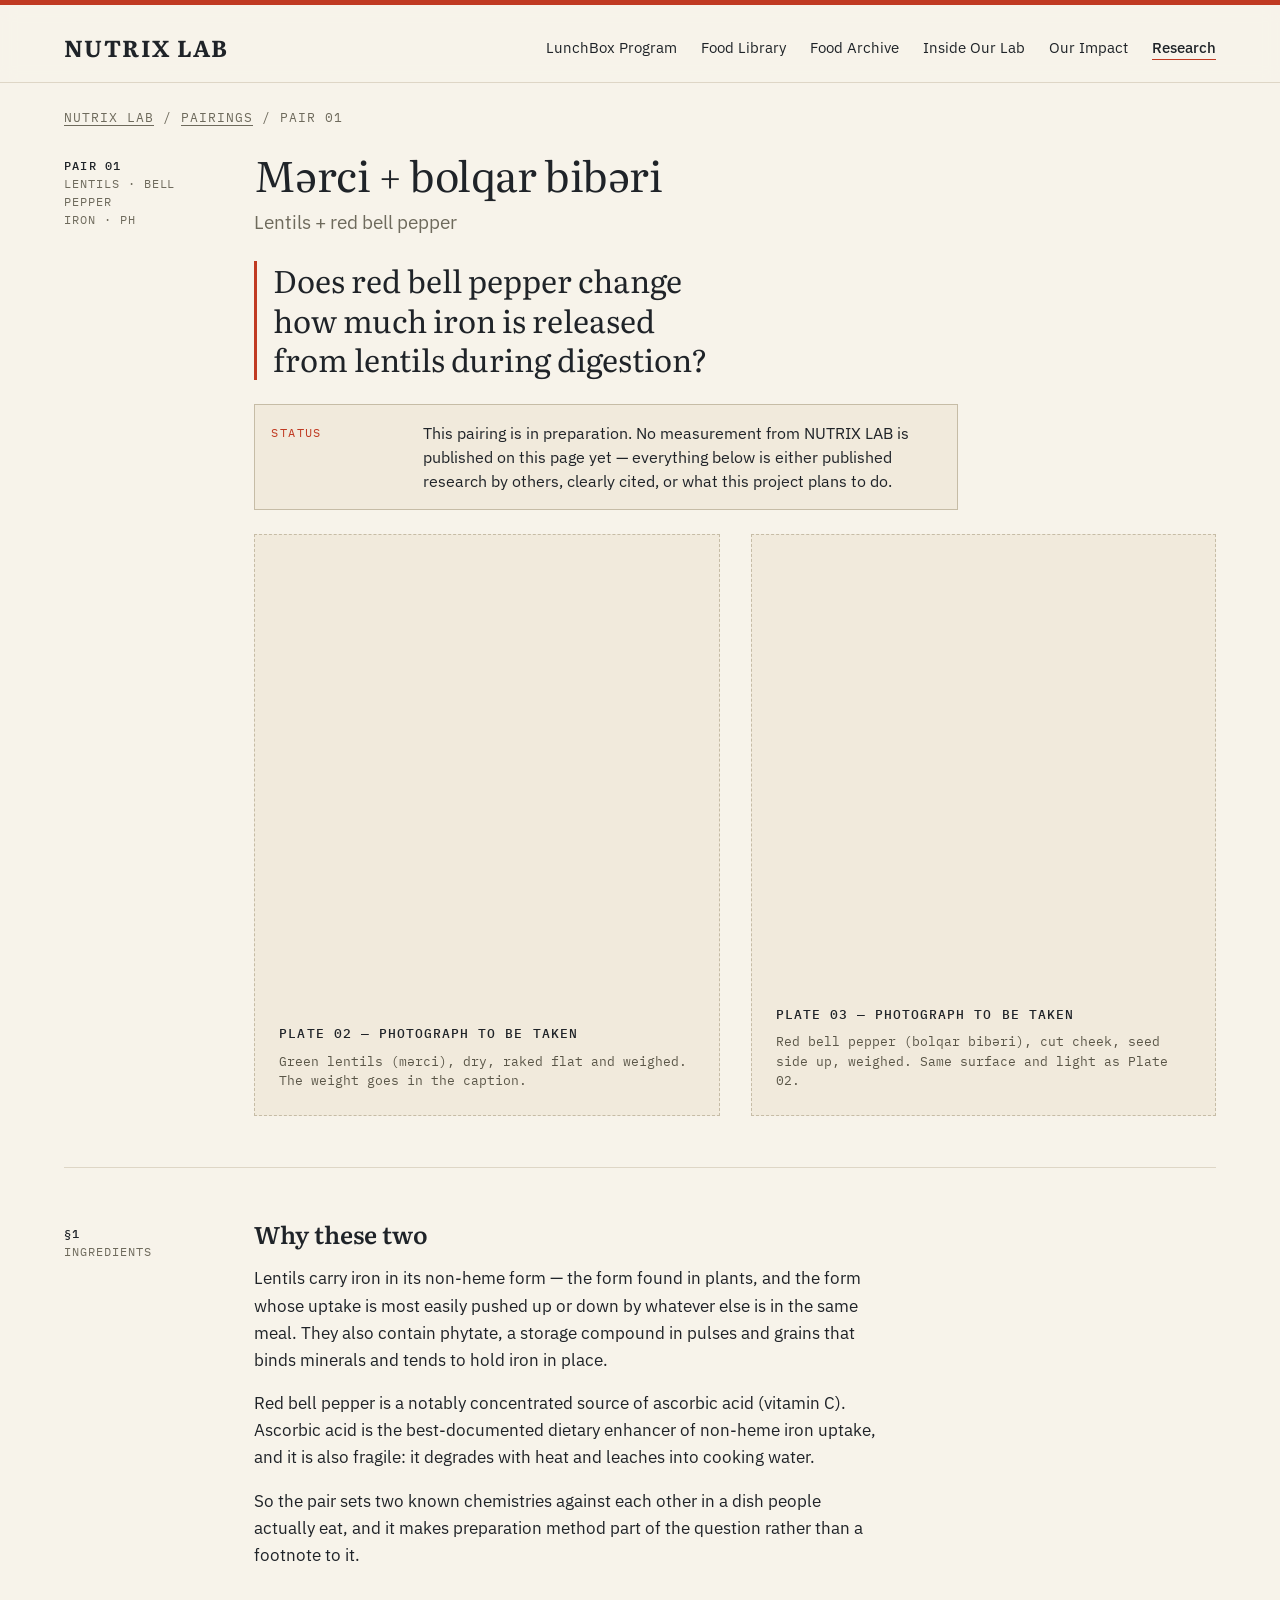
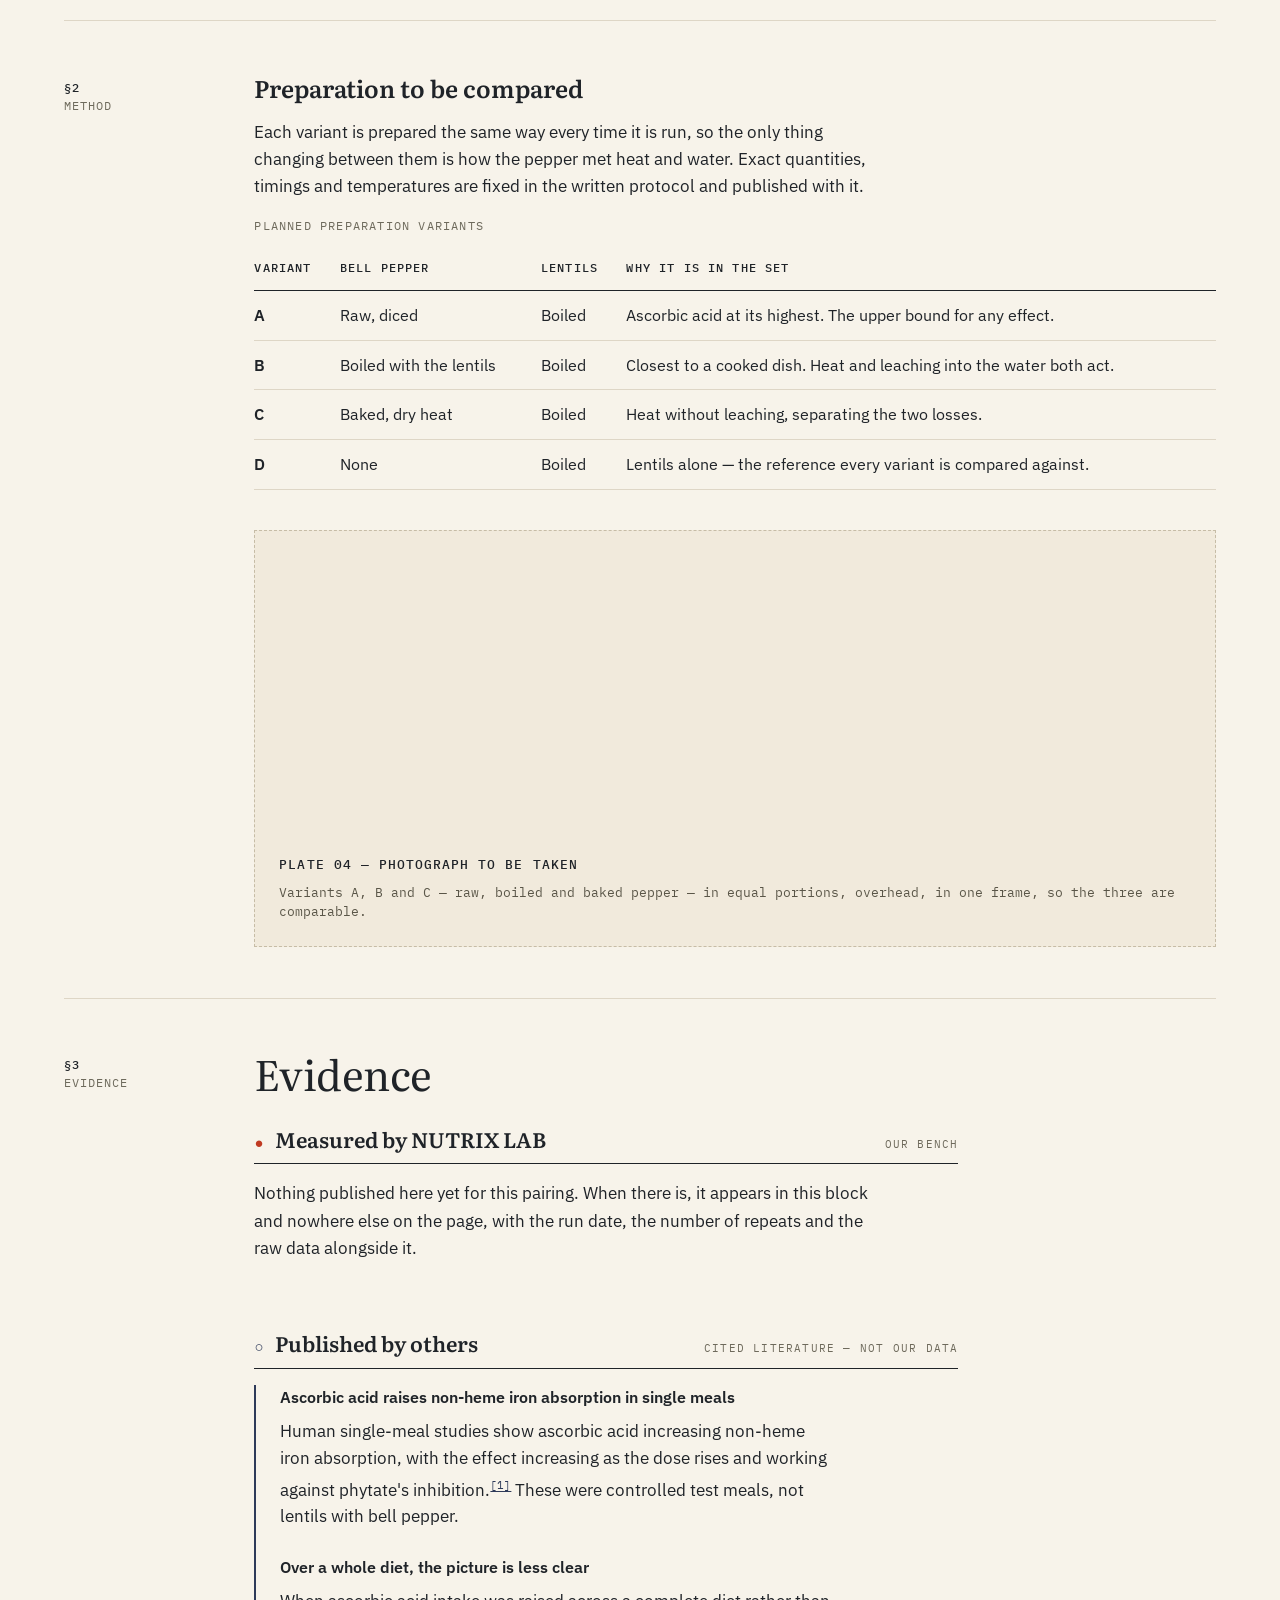
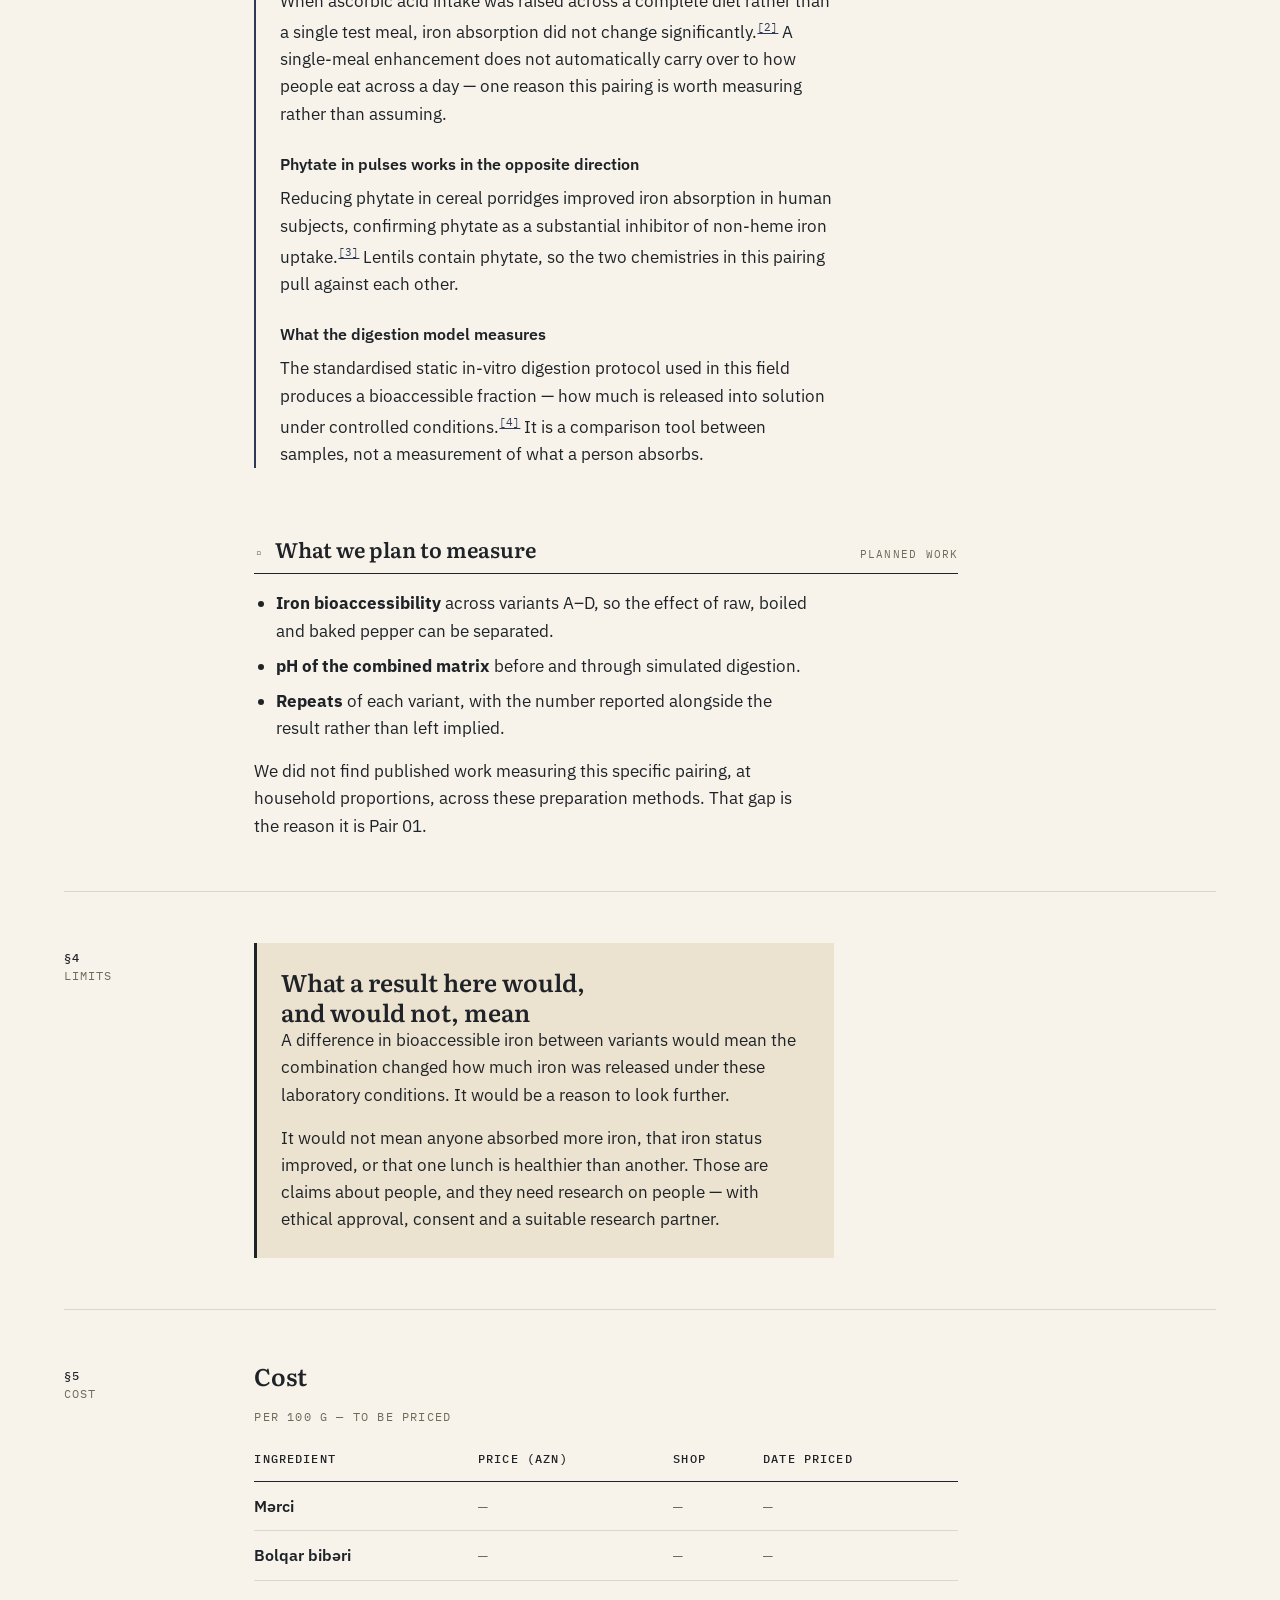
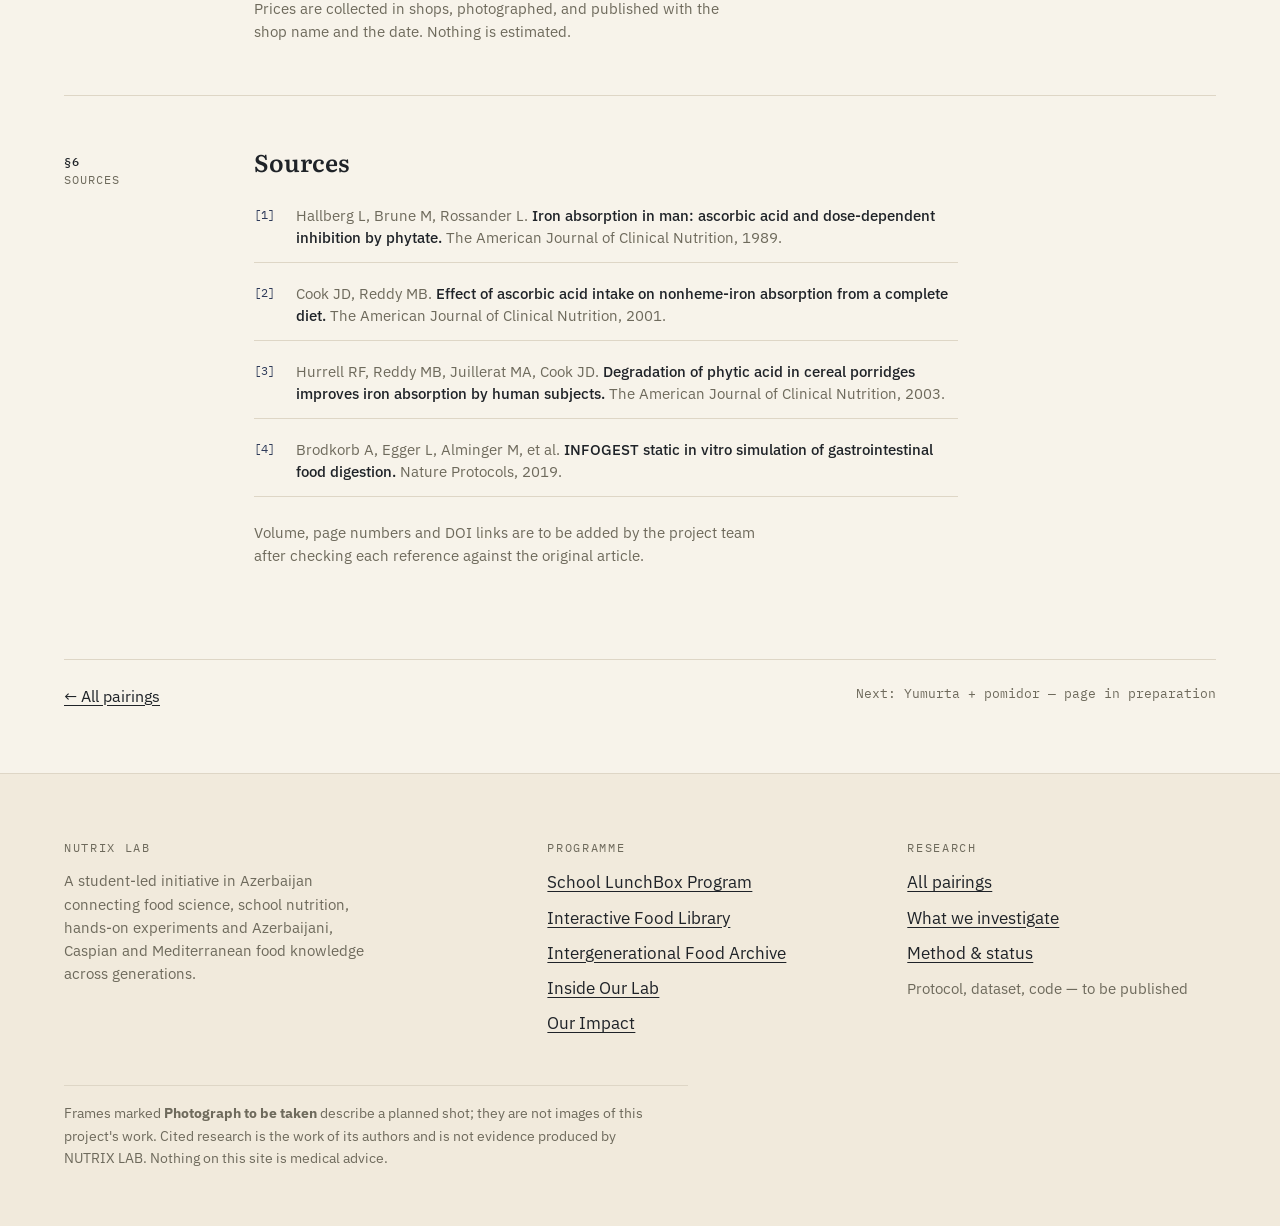
<file: pairings/lentils-bell-pepper.html>
<!DOCTYPE html>
<html lang="en">
<head>
<meta charset="utf-8">
<meta name="viewport" content="width=device-width, initial-scale=1">
<title>Lentils + red bell pepper — NUTRIX LAB</title>
<meta name="description" content="Pairing 01: does red bell pepper change how much iron is released from lentils during digestion? The question, the preparation, published evidence and what NUTRIX LAB plans to measure.">
<script>document.documentElement.className += ' js';</script>
<link rel="preconnect" href="https://fonts.googleapis.com">
<link rel="preconnect" href="https://fonts.gstatic.com" crossorigin>
<link rel="stylesheet" href="https://fonts.googleapis.com/css2?family=IBM+Plex+Mono:wght@400;500&family=IBM+Plex+Sans:ital,wght@0,400;0,500;0,600;1,400&family=Literata:ital,opsz,wght@0,7..72,400;0,7..72,600;0,7..72,700;1,7..72,400&display=swap">
<link rel="stylesheet" href="../assets/css/nutrix.css">
</head>
<body>

<a class="skip-link" href="#main">Skip to main content</a>

<div class="topbar"></div>

<header class="masthead">
  <div class="wrap masthead-in">
    <a class="wordmark" href="../index.html">Nutrix&nbsp;Lab</a>
    <button class="navtoggle" type="button" aria-expanded="false" aria-controls="mainnav"><span class="navtoggle-bars" aria-hidden="true"></span>Menu</button>
    <nav class="mainnav" id="mainnav" aria-label="Main">
      <ul>
        <li><a href="../lunchbox.html">LunchBox Program</a></li>
        <li><a href="../library.html">Food Library</a></li>
        <li><a href="../archive.html">Food Archive</a></li>
        <li><a href="../lab.html">Inside Our Lab</a></li>
        <li><a href="../impact.html">Our Impact</a></li>
        <li><a href="../index.html#pairings" aria-current="page">Research</a></li>
      </ul>
    </nav>
  </div>
</header>

<div class="wrap">
  <nav class="breadcrumb" aria-label="Breadcrumb">
    <a href="../index.html">Nutrix Lab</a> / <a href="../index.html#pairings">Pairings</a> / Pair 01
  </nav>
</div>

<main id="main">
  <article class="wrap">

    <!-- Header ──────────────────────────────────────────────────────────── -->
    <div class="sheet-block sheet-block-first">
      <p class="sheet-margin">
        <b>Pair 01</b>
        Lentils · Bell pepper<br>
        Iron · pH
      </p>
      <div class="sheet-content">

        <h1 class="h2 pair-title" lang="az">Mərci + bolqar bibəri</h1>
        <p class="pair-title-en">Lentils + red bell pepper</p>

        <p class="pair-question">
          Does red bell pepper change how much iron is released from lentils
          during digestion?
        </p>

        <dl class="status-line">
          <dt>Status</dt>
          <dd>
            This pairing is in preparation. No measurement from NUTRIX&nbsp;LAB is
            published on this page yet — everything below is either published
            research by others, clearly cited, or what this project plans to do.
          </dd>
        </dl>

        <div class="plates wide">
          <div class="pending-plate">
            <b>PLATE 02 — PHOTOGRAPH TO BE TAKEN</b>
            Green lentils (mərci), dry, raked flat and weighed. The weight goes in
            the caption.
          </div>
          <div class="pending-plate">
            <b>PLATE 03 — PHOTOGRAPH TO BE TAKEN</b>
            Red bell pepper (bolqar bibəri), cut cheek, seed side up, weighed. Same
            surface and light as Plate 02.
          </div>
        </div>

      </div>
    </div>

    <!-- §1 Ingredients ──────────────────────────────────────────────────── -->
    <section class="sheet-block" aria-labelledby="ingredients-h">
      <p class="sheet-margin"><b>§1</b> Ingredients</p>
      <div class="sheet-content">
        <h2 class="h3" id="ingredients-h" style="margin-bottom:var(--s4);">Why these two</h2>
        <p class="prose">
          Lentils carry iron in its non-heme form — the form found in plants, and
          the form whose uptake is most easily pushed up or down by whatever else
          is in the same meal. They also contain phytate, a storage compound in
          pulses and grains that binds minerals and tends to hold iron in place.
        </p>
        <p class="prose">
          Red bell pepper is a notably concentrated source of ascorbic acid
          (vitamin&nbsp;C). Ascorbic acid is the best-documented dietary enhancer of
          non-heme iron uptake, and it is also fragile: it degrades with heat and
          leaches into cooking water.
        </p>
        <p class="prose">
          So the pair sets two known chemistries against each other in a dish
          people actually eat, and it makes preparation method part of the question
          rather than a footnote to it.
        </p>
      </div>
    </section>

    <!-- §2 Method ───────────────────────────────────────────────────────── -->
    <section class="sheet-block" aria-labelledby="prep-h">
      <p class="sheet-margin"><b>§2</b> Method</p>
      <div class="sheet-content">
        <h2 class="h3" id="prep-h" style="margin-bottom:var(--s4);">Preparation to be compared</h2>
        <p class="prose">
          Each variant is prepared the same way every time it is run, so the only
          thing changing between them is how the pepper met heat and water. Exact
          quantities, timings and temperatures are fixed in the written protocol
          and published with it.
        </p>

        <p class="scroll-hint wide" id="prep-hint">Table scrolls sideways →</p>
        <div class="table-scroll wide" tabindex="0" role="region"
             aria-label="Planned preparation variants" aria-describedby="prep-hint">
          <table class="record">
            <caption>Planned preparation variants</caption>
            <thead>
              <tr>
                <th scope="col">Variant</th>
                <th scope="col">Bell pepper</th>
                <th scope="col">Lentils</th>
                <th scope="col">Why it is in the set</th>
              </tr>
            </thead>
            <tbody>
              <tr>
                <th scope="row">A</th>
                <td>Raw, diced</td>
                <td>Boiled</td>
                <td>Ascorbic acid at its highest. The upper bound for any effect.</td>
              </tr>
              <tr>
                <th scope="row">B</th>
                <td>Boiled with the lentils</td>
                <td>Boiled</td>
                <td>Closest to a cooked dish. Heat and leaching into the water both act.</td>
              </tr>
              <tr>
                <th scope="row">C</th>
                <td>Baked, dry heat</td>
                <td>Boiled</td>
                <td>Heat without leaching, separating the two losses.</td>
              </tr>
              <tr>
                <th scope="row">D</th>
                <td>None</td>
                <td>Boiled</td>
                <td>Lentils alone — the reference every variant is compared against.</td>
              </tr>
            </tbody>
          </table>
        </div>

        <div class="pending-plate wide-plate wide" style="margin-top:var(--s5);">
          <b>PLATE 04 — PHOTOGRAPH TO BE TAKEN</b>
          Variants A, B and C — raw, boiled and baked pepper — in equal portions,
          overhead, in one frame, so the three are comparable.
        </div>
      </div>
    </section>

    <!-- §3 Evidence ─────────────────────────────────────────────────────── -->
    <section class="sheet-block" aria-labelledby="evidence-h">
      <p class="sheet-margin"><b>§3</b> Evidence</p>
      <div class="sheet-content">
        <h2 class="h2" id="evidence-h" style="margin-bottom:var(--s5);">Evidence</h2>

        <div class="tier tier-ours">
          <div class="tier-head">
            <span class="tier-mark" aria-hidden="true">●</span>
            <span class="tier-title">Measured by NUTRIX LAB</span>
            <span class="tier-kind">Our bench</span>
          </div>
          <div class="tier-body">
            <p style="margin-bottom:0;">
              Nothing published here yet for this pairing. When there is, it appears
              in this block and nowhere else on the page, with the run date, the
              number of repeats and the raw data alongside it.
            </p>
          </div>
        </div>

        <div class="tier tier-pub">
          <div class="tier-head">
            <span class="tier-mark" aria-hidden="true">○</span>
            <span class="tier-title">Published by others</span>
            <span class="tier-kind">Cited literature — not our data</span>
          </div>
          <div class="tier-body">

            <div>
              <h4>Ascorbic acid raises non-heme iron absorption in single meals</h4>
              <p style="margin-bottom:0;">
                Human single-meal studies show ascorbic acid increasing non-heme iron
                absorption, with the effect increasing as the dose rises and working
                against phytate's inhibition.<sup><a href="#src-1">[1]</a></sup>
                These were controlled test meals, not lentils with bell pepper.
              </p>
            </div>

            <div>
              <h4>Over a whole diet, the picture is less clear</h4>
              <p style="margin-bottom:0;">
                When ascorbic acid intake was raised across a complete diet rather
                than a single test meal, iron absorption did not change
                significantly.<sup><a href="#src-2">[2]</a></sup> A single-meal
                enhancement does not automatically carry over to how people eat across
                a day — one reason this pairing is worth measuring rather than
                assuming.
              </p>
            </div>

            <div>
              <h4>Phytate in pulses works in the opposite direction</h4>
              <p style="margin-bottom:0;">
                Reducing phytate in cereal porridges improved iron absorption in human
                subjects, confirming phytate as a substantial inhibitor of non-heme
                iron uptake.<sup><a href="#src-3">[3]</a></sup> Lentils contain
                phytate, so the two chemistries in this pairing pull against each
                other.
              </p>
            </div>

            <div>
              <h4>What the digestion model measures</h4>
              <p style="margin-bottom:0;">
                The standardised static in-vitro digestion protocol used in this field
                produces a bioaccessible fraction — how much is released into solution
                under controlled conditions.<sup><a href="#src-4">[4]</a></sup> It is
                a comparison tool between samples, not a measurement of what a person
                absorbs.
              </p>
            </div>

          </div>
        </div>

        <div class="tier tier-plan">
          <div class="tier-head">
            <span class="tier-mark" aria-hidden="true">▫</span>
            <span class="tier-title">What we plan to measure</span>
            <span class="tier-kind">Planned work</span>
          </div>
          <div class="tier-body">
            <ul>
              <li><b>Iron bioaccessibility</b> across variants A–D, so the effect of raw, boiled and baked pepper can be separated.</li>
              <li><b>pH of the combined matrix</b> before and through simulated digestion.</li>
              <li><b>Repeats</b> of each variant, with the number reported alongside the result rather than left implied.</li>
            </ul>
            <p style="margin-bottom:0;">
              We did not find published work measuring this specific pairing, at
              household proportions, across these preparation methods. That gap is
              the reason it is Pair 01.
            </p>
          </div>
        </div>
      </div>
    </section>

    <!-- §4 Limits ───────────────────────────────────────────────────────── -->
    <section class="sheet-block" aria-labelledby="limits-h">
      <p class="sheet-margin"><b>§4</b> Limits</p>
      <div class="sheet-content">
        <div class="limits">
          <h2 class="h3" id="limits-h">What a result here would, and would not, mean</h2>
          <p>
            A difference in bioaccessible iron between variants would mean the
            combination changed how much iron was released under these laboratory
            conditions. It would be a reason to look further.
          </p>
          <p style="margin-bottom:0;">
            It would not mean anyone absorbed more iron, that iron status improved,
            or that one lunch is healthier than another. Those are claims about
            people, and they need research on people — with ethical approval,
            consent and a suitable research partner.
          </p>
        </div>
      </div>
    </section>

    <!-- §5 Cost ─────────────────────────────────────────────────────────── -->
    <section class="sheet-block" aria-labelledby="cost-h">
      <p class="sheet-margin"><b>§5</b> Cost</p>
      <div class="sheet-content">
        <h2 class="h3" id="cost-h" style="margin-bottom:var(--s4);">Cost</h2>
        <p class="scroll-hint" id="cost-hint">Table scrolls sideways →</p>
        <div class="table-scroll" tabindex="0" role="region"
             aria-label="Ingredient costs" aria-describedby="cost-hint">
          <table class="record">
            <caption>Per 100 g — to be priced</caption>
            <thead>
              <tr>
                <th scope="col">Ingredient</th>
                <th scope="col">Price (AZN)</th>
                <th scope="col">Shop</th>
                <th scope="col">Date priced</th>
              </tr>
            </thead>
            <tbody>
              <tr>
                <th scope="row" lang="az">Mərci</th>
                <td class="pending">—</td><td class="pending">—</td><td class="pending">—</td>
              </tr>
              <tr>
                <th scope="row" lang="az">Bolqar bibəri</th>
                <td class="pending">—</td><td class="pending">—</td><td class="pending">—</td>
              </tr>
            </tbody>
          </table>
        </div>
        <p class="note" style="max-width:52ch;">
          Prices are collected in shops, photographed, and published with the shop
          name and the date. Nothing is estimated.
        </p>
      </div>
    </section>

    <!-- §6 Sources ──────────────────────────────────────────────────────── -->
    <section class="sheet-block" aria-labelledby="sources-h">
      <p class="sheet-margin"><b>§6</b> Sources</p>
      <div class="sheet-content">
        <h2 class="h3" id="sources-h" style="margin-bottom:var(--s4);">Sources</h2>
        <ol class="sources">
          <li id="src-1">Hallberg L, Brune M, Rossander L. <b>Iron absorption in man: ascorbic acid and dose-dependent inhibition by phytate.</b> The American Journal of Clinical Nutrition, 1989.</li>
          <li id="src-2">Cook JD, Reddy MB. <b>Effect of ascorbic acid intake on nonheme-iron absorption from a complete diet.</b> The American Journal of Clinical Nutrition, 2001.</li>
          <li id="src-3">Hurrell RF, Reddy MB, Juillerat MA, Cook JD. <b>Degradation of phytic acid in cereal porridges improves iron absorption by human subjects.</b> The American Journal of Clinical Nutrition, 2003.</li>
          <li id="src-4">Brodkorb A, Egger L, Alminger M, et al. <b>INFOGEST static in vitro simulation of gastrointestinal food digestion.</b> Nature Protocols, 2019.</li>
        </ol>
        <p class="note" style="margin-top:var(--s4); max-width:56ch;">
          Volume, page numbers and DOI links are to be added by the project team
          after checking each reference against the original article.
        </p>
      </div>
    </section>

    <nav class="pager" aria-label="Pairings">
      <a href="../index.html#pairings">← All pairings</a>
      <span class="pending">Next: Yumurta + pomidor — page in preparation</span>
    </nav>

  </article>
</main>

<footer class="sitefoot" style="margin-top:var(--s7);">
  <div class="wrap">
    <div class="foot-grid">
      <div>
        <h4>Nutrix Lab</h4>
        <p class="note" style="max-width:36ch;">
          A student-led initiative in Azerbaijan connecting food science, school
          nutrition, hands-on experiments and Azerbaijani, Caspian and Mediterranean
          food knowledge across generations.
        </p>
      </div>
      <div>
        <h4>Programme</h4>
        <ul>
          <li><a href="../lunchbox.html">School LunchBox Program</a></li>
          <li><a href="../library.html">Interactive Food Library</a></li>
          <li><a href="../archive.html">Intergenerational Food Archive</a></li>
          <li><a href="../lab.html">Inside Our Lab</a></li>
          <li><a href="../impact.html">Our Impact</a></li>
        </ul>
      </div>
      <div>
        <h4>Research</h4>
        <ul>
          <li><a href="../index.html#pairings">All pairings</a></li>
          <li><a href="../index.html#investigate">What we investigate</a></li>
          <li><a href="../index.html#method">Method &amp; status</a></li>
          <li><span class="note">Protocol, dataset, code — to be published</span></li>
        </ul>
      </div>
    </div>
    <p class="colophon">
      Frames marked <b>Photograph to be taken</b> describe a planned shot; they are
      not images of this project's work. Cited research is the work of its authors
      and is not evidence produced by NUTRIX&nbsp;LAB. Nothing on this site is
      medical advice.
    </p>
  </div>
</footer>

<script src="../assets/js/nutrix.js"></script>
</body>
</html>
</file>
<file: assets/css/nutrix.css>
/* ==========================================================================
   NUTRIX LAB - stylesheet
   Structure: "record sheet" (margin column, ruled blocks, tabular data)
   Warmth:    food photography at large scale, palette sampled from ingredients
   Light-only by deliberate choice: this is a printed-publication idiom.
   ========================================================================== */

:root {
  color-scheme: light;

  /* Ground + ink ---------------------------------------------------------- */
  --paper:        #F7F3EA;
  --paper-warm:   #F1EADC;   /* recessed bands */
  --paper-deep:   #EBE2CF;   /* record-sheet fields */
  --ink:          #1F2328;   /* 14.2:1 on --paper */
  --rule:         #DED6C6;
  --rule-strong:  #C6BCA6;
  --muted:        #6E6A5C;   /* 4.96:1 on --paper */
  --muted-strong: #5A5648;   /* 5.71:1 on --paper-deep, for text on tinted fields */

  /* Evidence provenance - colour does one job on this site ----------------- */
  --measured:     #C03A22;   /* our bench          4.86:1 */
  --published:    #2E3A59;   /* cited literature  10.2:1  */
  --planned:      #6E6A5C;   /* planned            4.96:1 */

  /* Food-derived accents -------------------------------------------------- */
  --pepper:       #C03A22;
  --lentil:       #C08A2E;   /* rules and bands only, never text */
  --lentil-text:  #8A6012;   /* 5.10:1 on --paper */
  --stem:         #3C5A3A;   /* 6.97:1 on --paper */

  /* Spacing scale --------------------------------------------------------- */
  --s1: 4px;  --s2: 8px;  --s3: 12px; --s4: 16px; --s5: 24px;
  --s6: 40px; --s7: 64px; --s8: 96px;

  --gutter: clamp(20px, 5vw, 72px);
  --measure: 63ch;

  /* Type ------------------------------------------------------------------ */
  --serif: "Literata", "Noto Serif", Georgia, "Times New Roman", serif;
  --sans:  "IBM Plex Sans", "Noto Sans", "Segoe UI", system-ui, sans-serif;
  --mono:  "IBM Plex Mono", "Noto Sans Mono", Consolas, monospace;
}

/* Reset -------------------------------------------------------------------- */
*, *::before, *::after { box-sizing: border-box; }
html { -webkit-text-size-adjust: 100%; }
body {
  margin: 0;
  background: var(--paper);
  color: var(--ink);
  font-family: var(--sans);
  font-size: 17px;
  line-height: 1.6;
  font-synthesis-weight: none;
}
img, svg { max-width: 100%; height: auto; display: block; }
h1, h2, h3, h4 { margin: 0; font-weight: 600; text-wrap: balance; }
p { margin: 0 0 var(--s4); }
ul, ol { margin: 0 0 var(--s4); padding-left: 1.25em; }
li { margin-bottom: var(--s2); }

/* Focus - always visible, never removed ------------------------------------ */
:focus-visible {
  outline: 3px solid var(--pepper);
  outline-offset: 3px;
  border-radius: 1px;
}

.skip-link {
  position: absolute; left: var(--s4); top: -120px;
  background: var(--ink); color: var(--paper);
  padding: var(--s3) var(--s4); z-index: 100;
  font-size: 15px; text-decoration: none;
}
.skip-link:focus { top: var(--s4); }

/* Type roles --------------------------------------------------------------- */
.display {
  font-family: var(--serif);
  font-weight: 400;
  font-size: clamp(34px, 6vw, 72px);
  line-height: 1.05;
  letter-spacing: -0.015em;
}
.h2 {
  font-family: var(--serif);
  font-weight: 400;
  font-size: clamp(27px, 3.4vw, 42px);
  line-height: 1.14;
  letter-spacing: -0.01em;
}
.h3 {
  font-family: var(--serif);
  font-weight: 600;
  font-size: clamp(20px, 2vw, 24px);
  line-height: 1.25;
}
.eyebrow {
  font-family: var(--mono);
  font-size: 13px;
  letter-spacing: 0.14em;
  text-transform: uppercase;
  color: var(--muted);
  margin: 0 0 var(--s4);
}
.lede {
  font-family: var(--serif);
  font-size: clamp(19px, 1.7vw, 22px);
  line-height: 1.52;
}
.prose { max-width: var(--measure); }
.prose a, .note a { color: var(--published); text-underline-offset: 3px; }
.prose a:hover, .note a:hover { color: var(--pepper); }
.note { font-size: 15px; color: var(--muted); line-height: 1.55; }

/* Layout ------------------------------------------------------------------- */
.wrap { max-width: 1320px; margin-inline: auto; padding-inline: var(--gutter); }
section { padding-block: clamp(48px, 7vw, 96px); }
.band { background: var(--paper-warm); }
.rule-top { border-top: 1px solid var(--rule); }

/* Site header -------------------------------------------------------------- */
.topbar { height: 5px; background: var(--pepper); }
.masthead { border-bottom: 1px solid var(--rule); background: var(--paper); }
.masthead-in {
  display: flex; align-items: baseline; gap: var(--s5);
  flex-wrap: wrap; padding-block: var(--s5) var(--s4);
}
.wordmark {
  font-family: var(--serif);
  font-size: 23px; font-weight: 700;
  letter-spacing: 0.06em; text-transform: uppercase;
  color: var(--ink); text-decoration: none; white-space: nowrap;
}
.wordmark:hover { color: var(--pepper); }
.mainnav { margin-left: auto; }
.mainnav ul { list-style: none; margin: 0; padding: 0; display: flex; flex-wrap: wrap; gap: var(--s5); }
.mainnav li { margin: 0; }
.mainnav a {
  font-size: 15px; color: var(--ink); text-decoration: none;
  padding-bottom: 2px; border-bottom: 1.5px solid transparent;
}
.mainnav a:hover, .mainnav a[aria-current="page"] { border-bottom-color: var(--pepper); }
.mainnav a[aria-current="page"] { font-weight: 500; }

/* Menu button - only exists for narrow screens with JavaScript running.
   Without JS the nav simply wraps, as it always did. */
.navtoggle {
  display: none; margin-left: auto; align-items: center; gap: var(--s2);
  font: 500 14px/1 var(--mono); letter-spacing: 0.1em; text-transform: uppercase;
  color: var(--ink); background: transparent; border: 1px solid var(--rule-strong);
  padding: 10px 12px; cursor: pointer; min-height: 44px;
}
.navtoggle:hover { border-color: var(--ink); }
.navtoggle-bars, .navtoggle-bars::before, .navtoggle-bars::after {
  display: block; width: 16px; height: 1.5px; background: currentColor; position: relative;
}
.navtoggle-bars::before, .navtoggle-bars::after { content: ""; position: absolute; left: 0; }
.navtoggle-bars::before { top: -5px; }
.navtoggle-bars::after  { top: 5px; }
.navtoggle[aria-expanded="true"] .navtoggle-bars { background: transparent; }
.navtoggle[aria-expanded="true"] .navtoggle-bars::before { top: 0; transform: rotate(45deg); }
.navtoggle[aria-expanded="true"] .navtoggle-bars::after  { top: 0; transform: rotate(-45deg); }

/* 1 - Opening -------------------------------------------------------------- */
/* Desktop: question and body stack in the left column, the plate holds the
   right. Mobile (below): the order becomes question -> plate -> body, so the
   question is never pushed under a full-width photograph. */
.opening {
  display: grid;
  grid-template-columns: minmax(0, 1.05fr) minmax(0, 0.95fr);
  grid-template-rows: auto 1fr;
  column-gap: clamp(28px, 5vw, 72px);
  row-gap: var(--s5);
  align-items: start;
  padding-block: clamp(40px, 6vw, 80px) clamp(40px, 6vw, 72px);
}
.opening-head { grid-column: 1; grid-row: 1; }
.opening-body { grid-column: 1; grid-row: 2; max-width: 34em; }
.opening-fig  { grid-column: 2; grid-row: 1 / span 2; }
.opening-lede { max-width: 32em; }

.actions { display: flex; flex-wrap: wrap; gap: var(--s4) var(--s6); margin-top: var(--s5); }
.action {
  font-size: 17px; font-weight: 500; color: var(--ink);
  text-decoration: none; border-bottom: 2px solid var(--pepper); padding-bottom: 3px;
}
.action:hover { color: var(--pepper); }
.action::after { content: " \2192"; }

/* Figures ------------------------------------------------------------------ */
figure { margin: 0; }
figure img { width: 100%; height: auto; }
figcaption {
  font-family: var(--mono);
  font-size: 12.5px; line-height: 1.5; color: var(--muted);
  margin-top: var(--s3); padding-top: var(--s3);
  border-top: 1px solid var(--rule); max-width: 46ch;
}
figcaption b { color: var(--ink); font-weight: 500; letter-spacing: 0.04em; }
.placeholder-tag {
  display: block; width: fit-content; margin-top: var(--s2);
  font-family: var(--mono); font-size: 11px;
  letter-spacing: 0.1em; text-transform: uppercase;
  color: var(--paper); background: var(--planned); padding: 2px 6px;
}

/* Standing status line ----------------------------------------------------- */
.standing-status { border-top: 1px solid var(--rule); border-bottom: 1px solid var(--rule); background: var(--paper-warm); }
.standing-status .wrap { display: flex; flex-wrap: wrap; gap: var(--s3) var(--s5); align-items: baseline; padding-block: var(--s4); }
.standing-status .label {
  font-family: var(--mono); font-size: 12px;
  letter-spacing: 0.14em; text-transform: uppercase;
  color: var(--measured); white-space: nowrap;
}
.standing-status p { margin: 0; font-size: 15.5px; max-width: 80ch; }

/* 2 - Pairings ------------------------------------------------------------- */
.section-head {
  display: grid; grid-template-columns: minmax(0, 1fr) minmax(0, 1fr);
  gap: clamp(24px, 4vw, 64px); align-items: end; margin-bottom: var(--s6);
}
.section-head .h2 { max-width: 15ch; }
.section-head p { margin: 0; max-width: 46ch; }

.pairgrid {
  list-style: none; margin: 0; padding: 0;
  display: grid; grid-template-columns: repeat(4, minmax(0, 1fr));
  gap: clamp(16px, 2.2vw, 28px);
}
.pairgrid > li { margin: 0; }

.paircard {
  display: flex; flex-direction: column; height: 100%;
  background: var(--paper); border: 1px solid var(--rule);
  text-decoration: none; color: inherit;
}
a.paircard:hover { border-color: var(--ink); }
a.paircard:hover .paircard-q { color: var(--pepper); }
.paircard-img { background: var(--paper-deep); width: 100%; aspect-ratio: 1 / 1; object-fit: cover; }

/* Typographic tile - stands in for a pairing photograph that has not been
   taken yet. It is plainly type on colour, so it can't be mistaken for one. */
.typetile {
  display: grid; grid-template-rows: 1fr auto 1fr; aspect-ratio: 1 / 1;
  font-family: var(--serif); font-size: clamp(26px, 2.6vw, 34px); line-height: 1.05;
}
.typetile > span { display: flex; align-items: flex-end; padding: var(--s4); }
.typetile .tt-a { background: var(--a); color: var(--a-ink, var(--paper)); }
.typetile .tt-b { background: var(--b); color: var(--b-ink, var(--paper)); align-items: flex-start; }
.typetile .tt-plus {
  background: var(--paper); color: var(--ink); padding: 2px var(--s4);
  font-family: var(--mono); font-size: 13px; letter-spacing: 0.12em;
  border-block: 1px solid var(--rule);
}
.paircard-body { padding: var(--s4) var(--s4) var(--s5); display: flex; flex-direction: column; gap: var(--s2); flex: 1; }
.paircard-az { font-family: var(--serif); font-size: 20px; font-weight: 600; line-height: 1.2; }
.paircard-en { font-size: 14px; color: var(--muted); }
.paircard-q { font-family: var(--serif); font-size: 16px; line-height: 1.4; margin-top: var(--s2); flex: 1; }
.chip {
  align-self: flex-start; font-family: var(--mono);
  font-size: 11px; letter-spacing: 0.1em; text-transform: uppercase;
  padding: 3px 7px; margin-top: var(--s3);
}
.chip-open { background: var(--pepper); color: var(--paper); }
.chip-prep { background: var(--paper-deep); color: var(--muted-strong); border: 1px solid var(--rule-strong); }
.paircard[aria-disabled="true"] .paircard-az { color: #3A3F45; }

/* 3 - What we investigate -------------------------------------------------- */
.measures {
  display: grid; grid-template-columns: repeat(2, minmax(0, 1fr));
  gap: clamp(24px, 3.5vw, 56px) clamp(32px, 5vw, 80px); margin: 0;
}
.measures > div { border-top: 2px solid var(--ink); padding-top: var(--s4); }
.measures dt { font-family: var(--serif); font-size: 21px; font-weight: 600; margin-bottom: var(--s3); }
.measures dd { margin: 0; max-width: 46ch; }
.measures dd p { margin-bottom: var(--s3); }
.measures .limit {
  font-size: 15px; color: var(--muted);
  border-left: 2px solid var(--rule-strong); padding-left: var(--s3); margin: 0;
}
.measures .limit b { color: var(--ink); font-weight: 500; }

.split {
  display: grid; grid-template-columns: minmax(0, 1fr) minmax(0, 1fr);
  gap: clamp(24px, 4vw, 64px); align-items: center;
}
.split-wide { grid-template-columns: minmax(0, 1.15fr) minmax(0, 0.85fr); align-items: start; }

/* 4 - Lunchbox ------------------------------------------------------------- */
.planned-tool { border: 1px solid var(--rule-strong); background: var(--paper); padding: var(--s5); max-width: 52ch; }
.planned-tool .chip { margin-top: 0; margin-bottom: var(--s3); }
.planned-tool h3 { margin-bottom: var(--s3); }
.planned-tool p:last-child { margin-bottom: 0; }

.pricepoints { display: flex; gap: var(--s4); flex-wrap: wrap; list-style: none; margin: var(--s5) 0 var(--s4); padding: 0; }
.pricepoints li {
  font-family: var(--mono); font-size: 20px;
  border: 1px solid var(--rule-strong); background: var(--paper);
  padding: var(--s3) var(--s4); margin: 0;
}
.pricepoints span { display: block; font-size: 11px; letter-spacing: 0.1em; text-transform: uppercase; color: var(--muted); margin-top: 2px; }

/* 5 - Method / status ------------------------------------------------------ */
.ledger { display: grid; grid-template-columns: minmax(0,1fr) minmax(0,1fr); gap: clamp(28px,4vw,64px); }
.outputs { counter-reset: out; list-style: none; padding: 0; margin: 0; border-top: 1px solid var(--rule); }
.outputs li {
  counter-increment: out; position: relative;
  padding: var(--s3) 0 var(--s3) 3rem;
  border-bottom: 1px solid var(--rule);
  margin: 0; font-size: 16px;
}
.outputs li::before {
  content: counter(out, decimal-leading-zero);
  position: absolute; left: 0; top: var(--s3);
  font-family: var(--mono); font-size: 13px; color: var(--muted); line-height: 1.6;
}
.callout { border-top: 2px solid var(--ink); padding-top: var(--s4); max-width: 54ch; margin-bottom: var(--s6); }
.callout:last-child { margin-bottom: 0; }
.callout h3 { margin-bottom: var(--s3); }

/* Footer ------------------------------------------------------------------- */
.sitefoot { border-top: 1px solid var(--rule); background: var(--paper-warm); padding-block: var(--s7) var(--s6); }
.foot-grid { display: grid; grid-template-columns: minmax(0, 1.4fr) minmax(0, 1fr) minmax(0, 1fr); gap: clamp(24px, 4vw, 64px); }
.sitefoot h4 {
  font-family: var(--mono); font-size: 12px;
  letter-spacing: 0.14em; text-transform: uppercase;
  color: var(--muted); font-weight: 400; margin-bottom: var(--s3);
}
.sitefoot ul { list-style: none; padding: 0; margin: 0; }
.sitefoot li { margin-bottom: var(--s2); }
.sitefoot a { color: var(--ink); text-underline-offset: 3px; }
.sitefoot a:hover { color: var(--pepper); }
.colophon {
  margin-top: var(--s6); padding-top: var(--s4);
  border-top: 1px solid var(--rule);
  font-size: 14px; color: var(--muted); max-width: 78ch;
}

/* ==========================================================================
   Record-sheet layout - pairing page
   ========================================================================== */
/* Each block carries its own margin label; body text keeps a reading measure
   while plates and tables break out into the wider right-hand column. */
.sheet-block {
  display: grid;
  grid-template-columns: 9.5rem minmax(0, 1fr);
  column-gap: clamp(20px, 3vw, 44px);
  padding-block: clamp(32px, 4vw, 56px);
  border-top: 1px solid var(--rule);
}
.sheet-block-first { border-top: none; padding-top: var(--s5); }

.sheet-content {
  display: grid;
  grid-template-columns: minmax(0, 44rem) minmax(0, 1fr);
  column-gap: clamp(24px, 3vw, 48px);
  align-content: start;
}
.sheet-content > * { grid-column: 1; }
.sheet-content > .wide { grid-column: 1 / -1; }
.sheet-content > :last-child { margin-bottom: 0; }

.sheet-margin {
  font-family: var(--mono); font-size: 12px; line-height: 1.5;
  letter-spacing: 0.08em; text-transform: uppercase;
  color: var(--muted); padding-top: 6px;
  align-self: start;
}
.sheet-margin b { display: block; color: var(--ink); font-weight: 500; letter-spacing: 0.1em; }

.breadcrumb { font-family: var(--mono); font-size: 12.5px; letter-spacing: 0.08em; text-transform: uppercase; color: var(--muted); padding-block: var(--s5) 0; }
.breadcrumb a { color: var(--muted); text-underline-offset: 3px; }
.breadcrumb a:hover { color: var(--pepper); }

.pair-title { margin-bottom: var(--s2); }
.pair-title-en { font-size: clamp(16px, 1.6vw, 19px); color: var(--muted); margin-bottom: var(--s5); }
.pair-question {
  font-family: var(--serif); font-size: clamp(22px, 2.6vw, 31px); line-height: 1.28;
  border-left: 3px solid var(--pepper); padding-left: var(--s4);
  margin: 0 0 var(--s5); max-width: 26ch;
}

/* Status - stated once, near the top */
.status-line {
  display: grid; grid-template-columns: 8.5rem minmax(0, 1fr);
  gap: var(--s4); align-items: start;
  border: 1px solid var(--rule-strong); background: var(--paper-warm);
  padding: var(--s4); margin: 0 0 var(--s5);
}
.status-line dt {
  font-family: var(--mono); font-size: 11.5px;
  letter-spacing: 0.12em; text-transform: uppercase;
  color: var(--measured); padding-top: 3px;
}
.status-line dd { margin: 0; font-size: 15.5px; line-height: 1.55; }

.plates { display: grid; grid-template-columns: repeat(2, minmax(0, 1fr)); gap: clamp(16px, 2.4vw, 32px); }

/* Record-sheet table ------------------------------------------------------- */
.table-scroll { overflow-x: auto; margin-bottom: var(--s4); }
.table-scroll:focus-visible { outline: 3px solid var(--pepper); outline-offset: 2px; }
/* Subordinate to the table's own caption — a hint, not a second heading. */
.scroll-hint {
  display: none; font-size: 13px; font-style: italic;
  color: var(--muted); margin: 0 0 var(--s2);
}
@media (max-width: 780px) { .scroll-hint { display: block; } }
table.record { border-collapse: collapse; width: 100%; min-width: 34rem; font-size: 15.5px; }
table.record caption {
  font-family: var(--mono); font-size: 12px;
  letter-spacing: 0.1em; text-transform: uppercase;
  color: var(--muted); text-align: left; padding-bottom: var(--s3);
}
table.record th, table.record td {
  text-align: left; vertical-align: top;
  padding: var(--s3) var(--s4) var(--s3) 0; border-bottom: 1px solid var(--rule);
}
table.record thead th {
  font-family: var(--mono); font-size: 11.5px;
  letter-spacing: 0.1em; text-transform: uppercase;
  color: var(--ink); font-weight: 500; border-bottom: 1.5px solid var(--ink);
}
table.record tbody th { font-weight: 600; padding-right: var(--s5); }
table.record td.num { font-family: var(--mono); font-variant-numeric: tabular-nums; }
table.record td.pending { font-family: var(--mono); color: var(--planned); }

/* Evidence tiers - typographically distinct, not colour-only --------------- */
.tier { margin-bottom: var(--s7); }
.tier:last-child { margin-bottom: 0; }
.tier-head {
  display: flex; align-items: baseline; gap: var(--s3); flex-wrap: wrap;
  margin-bottom: var(--s4); padding-bottom: var(--s2); border-bottom: 1.5px solid var(--ink);
}
.tier-mark { font-family: var(--mono); font-size: 15px; line-height: 1; }
.tier-title { font-family: var(--serif); font-size: 21px; font-weight: 600; }
.tier-kind { font-family: var(--mono); font-size: 11px; letter-spacing: 0.11em; text-transform: uppercase; color: var(--muted); margin-left: auto; }
.tier-ours .tier-mark { color: var(--measured); }
.tier-pub  .tier-mark { color: var(--published); }
.tier-plan .tier-mark { color: var(--planned); }

.tier-ours .tier-body { max-width: var(--measure); }
.tier-pub .tier-body { border-left: 2px solid var(--published); padding-left: var(--s5); max-width: 58ch; }
.tier-pub .tier-body h4 { font-size: 16px; font-weight: 600; margin: 0 0 var(--s2); }
.tier-pub .tier-body > div { margin-bottom: var(--s5); }
.tier-pub .tier-body > div:last-child { margin-bottom: 0; }
.tier-plan .tier-body { max-width: 56ch; }
sup a { font-family: var(--mono); font-size: 11px; text-underline-offset: 2px; color: var(--published); }

.sources { counter-reset: src; list-style: none; padding: 0; font-size: 15px; margin-bottom: 0; }
.sources li {
  counter-increment: src;
  position: relative; padding: var(--s3) 0 var(--s3) 2.6rem;
  border-bottom: 1px solid var(--rule); color: var(--muted);
  line-height: 1.5;
}
.sources li::before {
  content: "[" counter(src) "]";
  position: absolute; left: 0; top: var(--s3);
  font-family: var(--mono); font-size: 12px; color: var(--published);
  line-height: 1.7;
}
.sources li b { color: var(--ink); font-weight: 500; }

.limits { background: var(--paper-deep); border-left: 3px solid var(--ink); padding: var(--s5); max-width: 58ch; }
.limits h3 { margin-bottom: var(--s3); }
.limits p:last-child { margin-bottom: 0; }

.pager {
  display: flex; flex-wrap: wrap; gap: var(--s5); justify-content: space-between;
  border-top: 1px solid var(--rule); padding-top: var(--s5); margin-top: var(--s6); font-size: 16px;
}
.pager a { color: var(--ink); text-underline-offset: 3px; }
.pager a:hover { color: var(--pepper); }
.pager .pending { color: var(--muted); font-family: var(--mono); font-size: 13px; }

/* ==========================================================================
   Responsive
   ========================================================================== */
@media (max-width: 1080px) {
  .pairgrid { grid-template-columns: repeat(2, minmax(0, 1fr)); }
  .foot-grid { grid-template-columns: repeat(2, minmax(0, 1fr)); }
}

@media (max-width: 900px) {
  body { font-size: 16.5px; }
  .opening { grid-template-columns: 1fr; grid-template-rows: none; row-gap: var(--s5); }
  .opening-head, .opening-body, .opening-fig { grid-column: 1; grid-row: auto; max-width: none; }
  .opening-fig { margin-block: var(--s2) var(--s3); }
  .section-head { grid-template-columns: 1fr; gap: var(--s4); align-items: start; }
  .measures { grid-template-columns: 1fr; }
  .split, .split-wide, .ledger { grid-template-columns: minmax(0, 1fr); gap: var(--s6); }
  .sheet-block { grid-template-columns: minmax(0, 1fr); row-gap: var(--s4); }
  .sheet-content { grid-template-columns: minmax(0, 1fr); }
  .sheet-margin {
    padding-top: 0; display: flex; flex-wrap: wrap; gap: var(--s2) var(--s4);
    border-bottom: 1px solid var(--rule); padding-bottom: var(--s3);
  }
  .sheet-margin b { display: inline; }
}

@media (max-width: 620px) {
  .masthead-in { padding-block: var(--s4) var(--s3); gap: var(--s3); }
  .mainnav { margin-left: 0; width: 100%; }
  .mainnav ul { gap: var(--s4); }
  .mainnav a { font-size: 14.5px; }
  .pairgrid { grid-template-columns: 1fr; }
  .plates { grid-template-columns: 1fr; }
  .foot-grid { grid-template-columns: 1fr; gap: var(--s5); }
  .status-line { grid-template-columns: 1fr; gap: var(--s2); }
  .tier-pub .tier-body { padding-left: var(--s4); }
  .pair-question { max-width: none; }
  .limits, .planned-tool { padding: var(--s4); }
  .pricepoints li { font-size: 18px; }
}

/* Motion - only ever clarifies, and always optional ------------------------ */
@media (prefers-reduced-motion: no-preference) {
  a.paircard { transition: border-color 140ms ease; }
  .action, .paircard-q, .wordmark { transition: color 140ms ease; }
}

/* Print -------------------------------------------------------------------- */
@media print {
  .mainnav, .skip-link, .topbar, .pager { display: none; }
  body { font-size: 11pt; background: #fff; }
  .sheet { grid-template-columns: 7rem 1fr; }
}

/* ==========================================================================
   Programme pages - LunchBox, Food Library, Archive, Lab, Impact
   ========================================================================== */
:root {
  /* Provenance marks for programme content. Lab measurements keep the red
     "measured" colour to themselves; nothing here borrows it. */
  --seen:  var(--stem);         /* visible in the team's own photograph */
  --named: var(--lentil-text);  /* stated by the team, not yet photographed */
  --ref:   var(--published);    /* general reference, not the team's work */
  --todo:  var(--planned);      /* not yet recorded */
  --shadow: 0 1px 0 rgba(31,35,40,.04), 0 10px 30px -18px rgba(31,35,40,.35);
}

.masthead-in { align-items: center; }
.masthead { position: sticky; top: 0; z-index: 40; }
@supports (backdrop-filter: blur(1px)) {
  .masthead { background: rgba(247,243,234,.92); backdrop-filter: saturate(1.2) blur(8px); }
}
[id] { scroll-margin-top: 96px; }

/* Page head for inner pages ------------------------------------------------ */
.pagehead {
  display: grid; grid-template-columns: minmax(0, 1.1fr) minmax(0, .9fr);
  gap: clamp(28px, 5vw, 72px); align-items: end;
  padding-block: clamp(36px, 5vw, 72px) clamp(32px, 4vw, 56px);
}
.pagehead .display { font-size: clamp(34px, 5vw, 62px); margin-bottom: var(--s5); }
.pagehead .lede { max-width: 34em; margin-bottom: 0; }
.pagehead-aside { border-left: 2px solid var(--ink); padding-left: var(--s5); max-width: 44ch; }
.pagehead-aside p:last-child { margin-bottom: 0; }

/* Provenance legend -------------------------------------------------------- */
.legend {
  display: flex; flex-wrap: wrap; gap: var(--s3) var(--s5); list-style: none;
  margin: 0; padding: var(--s4) 0; font-size: 14.5px; color: var(--muted-strong);
}
.legend li { margin: 0; display: inline-flex; align-items: baseline; gap: var(--s2); }
.pv { font-family: var(--mono); font-size: 14px; line-height: 1; flex: none; }
.pv-seen  { color: var(--seen); }
.pv-named { color: var(--named); }
.pv-ref   { color: var(--ref); }
.pv-todo  { color: var(--todo); }
.legend-band { background: var(--paper-warm); border-block: 1px solid var(--rule); }
.legend-band .wrap { display: flex; flex-wrap: wrap; align-items: baseline; gap: 0 var(--s5); }
.legend-band .label {
  font-family: var(--mono); font-size: 12px; letter-spacing: .14em;
  text-transform: uppercase; color: var(--ink);
}

/* Photo with numbered key (lunchbox "specimen plate") ---------------------- */
.keyed { position: relative; background: var(--paper-deep); }
.keyed img { width: 100%; aspect-ratio: 3 / 4; object-fit: cover; }
.keyed .pin {
  position: absolute; left: var(--x); top: var(--y); transform: translate(-50%, -50%);
  width: 30px; height: 30px; border-radius: 50%;
  display: grid; place-items: center;
  font: 500 13px/1 var(--mono); color: var(--ink);
  background: var(--paper); border: 2px solid var(--ink);
  box-shadow: 0 2px 8px rgba(0,0,0,.35);
}

/* Meal record --------------------------------------------------------------- */
.meal {
  display: grid; grid-template-columns: minmax(0, .85fr) minmax(0, 1.15fr);
  gap: clamp(24px, 4vw, 64px); align-items: start;
  padding-block: clamp(40px, 5vw, 72px); border-top: 1px solid var(--rule);
}
.meal:first-of-type { border-top: 0; }
.meal-flip > .meal-fig { order: 2; }
.meal-fig { position: sticky; top: 100px; }
.meal-no {
  font-family: var(--mono); font-size: 12.5px; letter-spacing: .14em;
  text-transform: uppercase; color: var(--muted); margin-bottom: var(--s3);
  display: flex; flex-wrap: wrap; gap: var(--s3); align-items: baseline;
}
.meal-no b { color: var(--ink); font-weight: 500; }
.meal-title { margin-bottom: var(--s4); }
.meal-sub { font-family: var(--serif); font-size: 18px; color: var(--muted-strong); margin-bottom: var(--s5); max-width: 46ch; }
.meal-block { margin-top: var(--s5); }
.meal-block > h3, .meal-block > h4 {
  font-family: var(--mono); font-size: 12px; font-weight: 500; letter-spacing: .14em;
  text-transform: uppercase; color: var(--ink);
  padding-bottom: var(--s2); margin-bottom: var(--s3); border-bottom: 1.5px solid var(--ink);
}

.keylist { list-style: none; padding: 0; margin: 0; }
.keylist li {
  display: grid; grid-template-columns: 30px minmax(0, 1fr) auto; gap: var(--s3);
  align-items: baseline; padding: var(--s2) 0; margin: 0; border-bottom: 1px solid var(--rule);
}
.keylist .k {
  width: 24px; height: 24px; border-radius: 50%; border: 1.5px solid var(--ink);
  display: grid; place-items: center; font: 500 12px/1 var(--mono); align-self: center;
}
.keylist small { display: block; color: var(--muted); font-size: 14px; }

.groups { display: grid; grid-template-columns: repeat(3, minmax(0, 1fr)); gap: var(--s3); margin: 0; }
.groups div { background: var(--paper-warm); border-top: 3px solid var(--g, var(--ink)); padding: var(--s3); }
.groups dt { font-family: var(--mono); font-size: 11px; letter-spacing: .12em; text-transform: uppercase; color: var(--muted-strong); margin-bottom: 2px; }
.groups dd { margin: 0; font-size: 15px; line-height: 1.4; }
.g-starch  { --g: #C08A2E; }
.g-protein { --g: #8E3B2A; }
.g-produce { --g: #3C5A3A; }
.g-dairy   { --g: #6C7FA8; }
.g-flavour { --g: #8A7C5C; }

.combos { list-style: none; padding: 0; margin: 0; }
.combos li { padding: var(--s3) 0 var(--s3) var(--s5); border-bottom: 1px solid var(--rule); position: relative; margin: 0; }
.combos li::before { content: "+"; position: absolute; left: 0; top: var(--s3); font-family: var(--mono); color: var(--muted); }
.combos b { font-weight: 600; }
.combos a { color: var(--published); text-underline-offset: 3px; }
.combos a:hover { color: var(--pepper); }

.unrecorded {
  display: flex; gap: var(--s3); align-items: baseline;
  margin-top: var(--s5); padding: var(--s3) var(--s4);
  background: var(--paper-deep); font-size: 14.5px; color: var(--muted-strong);
}
.unrecorded .pv { color: var(--todo); }
.unrecorded b { color: var(--ink); font-weight: 500; }

/* Programme overview (homepage) ------------------------------------------- */
.programme { list-style: none; margin: 0; padding: 0; display: grid; grid-template-columns: repeat(4, minmax(0, 1fr)); gap: clamp(16px, 2vw, 24px); }
.programme > li { margin: 0; }
.progcard {
  display: flex; flex-direction: column; height: 100%;
  background: var(--paper); border: 1px solid var(--rule);
  color: inherit; text-decoration: none; overflow: hidden;
}
.progcard .imgclip { overflow: hidden; background: var(--paper-deep); }
.progcard img { width: 100%; aspect-ratio: 4 / 5; object-fit: cover; }
.progcard-body { display: flex; flex-direction: column; gap: var(--s2); padding: var(--s4) var(--s4) var(--s5); flex: 1; }
.progcard-no { font-family: var(--mono); font-size: 12px; letter-spacing: .14em; color: var(--muted); text-transform: uppercase; }
.progcard-title { font-family: var(--serif); font-size: 22px; font-weight: 600; line-height: 1.2; }
.progcard-text { font-size: 15.5px; color: var(--muted-strong); flex: 1; }
.progcard-go { font-size: 15px; font-weight: 500; border-bottom: 2px solid var(--pepper); align-self: flex-start; padding-bottom: 2px; margin-top: var(--s2); }
.progcard-go::after { content: " \2192"; }
a.progcard:hover { border-color: var(--ink); }
a.progcard:hover .progcard-go { color: var(--pepper); }
a.progcard:hover img { transform: scale(1.03); }
.progcard .typetile { font-size: clamp(22px, 2.2vw, 30px); }
.progcard .typetile .tt-plus { font-size: 11px; }
.strand .typetile > span, .reccard .typetile > span { align-items: flex-end; }
@media (max-width: 620px) {
  .progcard .typetile { font-size: 15px; aspect-ratio: auto !important; height: 100%; }
  .progcard .typetile > span { padding: var(--s2); }
  .progcard .typetile .tt-plus { font-size: 8px; letter-spacing: .06em; }
  .strand .typetile { font-size: 15px; }
  .strand .typetile > span { padding: var(--s2); }
}

/* Box strip (homepage) ----------------------------------------------------- */
.boxstrip { list-style: none; margin: 0; padding: 0; display: grid; grid-template-columns: repeat(3, minmax(0, 1fr)); gap: clamp(16px, 2.4vw, 32px); }
.boxstrip li { margin: 0; }
.boxstrip a { display: block; color: inherit; text-decoration: none; }
.boxstrip img { aspect-ratio: 4 / 5; object-fit: cover; width: 100%; background: var(--paper-deep); }
.boxstrip .bs-cap { display: block; padding-top: var(--s3); margin-top: var(--s3); border-top: 1px solid var(--rule); }
.boxstrip .bs-no { font-family: var(--mono); font-size: 12px; letter-spacing: .14em; color: var(--muted); text-transform: uppercase; display: block; }
.boxstrip .bs-title { font-family: var(--serif); font-size: 19px; line-height: 1.3; display: block; margin-top: 2px; }
.boxstrip a:hover .bs-title { color: var(--pepper); }

/* Numbered steps ----------------------------------------------------------- */
.steps { list-style: none; padding: 0; margin: 0; counter-reset: st; display: grid; grid-template-columns: repeat(5, minmax(0, 1fr)); gap: clamp(16px, 2vw, 28px); }
.steps > li { counter-increment: st; margin: 0; border-top: 2px solid var(--ink); padding-top: var(--s4); display: flex; flex-direction: column; }
.steps > li::before { content: counter(st, decimal-leading-zero); display: block; font-family: var(--mono); font-size: 13px; color: var(--muted); margin-bottom: var(--s2); }
.steps h3 { font-family: var(--serif); font-size: 19px; font-weight: 600; margin-bottom: var(--s2); }
.steps p { font-size: 15.5px; margin: 0 0 var(--s2); }
.steps .chip { margin-top: auto; }
.steps-4 { grid-template-columns: repeat(4, minmax(0, 1fr)); }
.chip-done { background: var(--stem); color: var(--paper); }
.chip-ref  { background: var(--paper); color: var(--published); border: 1px solid var(--published); }
.chip-named { background: var(--paper); color: var(--lentil-text); border: 1px solid var(--lentil); }

/* Lab gallery -------------------------------------------------------------- */
.mosaic {
  list-style: none; margin: 0; padding: 0;
  display: grid; grid-template-columns: repeat(6, minmax(0, 1fr)); gap: clamp(10px, 1.4vw, 18px);
}
.mosaic > li { margin: 0; grid-column: span 2; }
.mosaic > li.m-wide { grid-column: span 3; }
.mosaic a { display: block; position: relative; overflow: hidden; background: var(--paper-deep); color: inherit; text-decoration: none; }
.mosaic img { width: 100%; aspect-ratio: 3 / 4; object-fit: cover; }
.mosaic .m-wide img { aspect-ratio: 1 / 1; }
.mosaic .m-cap {
  position: absolute; inset: auto 0 0 0; padding: var(--s7) var(--s4) var(--s4);
  color: #fff; font-size: 15px; line-height: 1.35;
  background: linear-gradient(to top, rgba(18,20,22,.88), rgba(18,20,22,0));
}
.mosaic .m-cap b { display: block; font: 500 11.5px/1.4 var(--mono); letter-spacing: .14em; text-transform: uppercase; opacity: .88; margin-bottom: 2px; }
.mosaic a::after {
  content: "Enlarge"; position: absolute; top: var(--s3); right: var(--s3);
  font: 500 11px/1 var(--mono); letter-spacing: .12em; text-transform: uppercase;
  background: var(--paper); color: var(--ink); padding: 6px 8px; opacity: 0;
}
.mosaic a:hover::after, .mosaic a:focus-visible::after { opacity: 1; }
.mosaic a:hover img { transform: scale(1.03); }

.benchsteps { display: grid; grid-template-columns: repeat(4, minmax(0, 1fr)); gap: clamp(16px, 2.2vw, 32px); list-style: none; padding: 0; margin: 0; counter-reset: bs; }
.benchsteps li { margin: 0; counter-increment: bs; }
.benchsteps img { aspect-ratio: 1 / 1; object-fit: cover; width: 100%; background: var(--paper-deep); }
.benchsteps h3 { font-family: var(--serif); font-size: 20px; font-weight: 600; margin: var(--s4) 0 var(--s2); }
.benchsteps h3::before { content: counter(bs, decimal-leading-zero) "  "; font-family: var(--mono); font-size: 13px; color: var(--muted); font-weight: 400; white-space: pre; }
.benchsteps p { font-size: 15.5px; margin: 0; }

/* Lightbox ----------------------------------------------------------------- */
dialog.lightbox {
  width: min(96vw, 1100px); max-width: none; max-height: 96vh; padding: 0; border: 0;
  background: #141618; color: #EDE8DD;
}
dialog.lightbox::backdrop { background: rgba(12,13,14,.86); }
.lb-inner { display: grid; grid-template-columns: minmax(0, 1fr) minmax(220px, 300px); max-height: 96vh; }
.lb-img { display: grid; place-items: center; background: #0D0E0F; min-height: 0; }
.lb-img img { max-height: 92vh; width: auto; max-width: 100%; object-fit: contain; }
.lb-side { padding: var(--s5); display: flex; flex-direction: column; gap: var(--s4); overflow: auto; }
.lb-count { font: 500 12px/1 var(--mono); letter-spacing: .14em; color: #A9A396; }
.lb-cap { font-size: 16px; line-height: 1.55; margin: 0; }
.lb-cap b { display: block; font-family: var(--serif); font-size: 21px; font-weight: 600; margin-bottom: var(--s2); color: #fff; }
.lb-btns { display: flex; flex-wrap: wrap; gap: var(--s2); margin-top: auto; }
.lb-btns button {
  font: 500 13px/1 var(--mono); letter-spacing: .08em; text-transform: uppercase;
  color: #EDE8DD; background: transparent; border: 1px solid #5B5A55;
  padding: 12px 14px; cursor: pointer; min-height: 44px;
}
.lb-btns button:hover { border-color: #EDE8DD; }
dialog.lightbox :focus-visible { outline-color: #F2A08F; }

/* Food Library explorer --------------------------------------------------- */
.explorer { display: grid; grid-template-columns: minmax(0, 0.9fr) minmax(0, 1.1fr); gap: clamp(24px, 4vw, 56px); align-items: start; }
.chooser { position: sticky; top: 96px; }
.chooser fieldset { border: 0; margin: 0 0 var(--s4); padding: 0; min-width: 0; }
.chooser legend {
  font-family: var(--mono); font-size: 12px; letter-spacing: .14em; text-transform: uppercase;
  color: var(--ink); padding: 0; margin-bottom: var(--s2);
  display: flex; align-items: center; gap: var(--s2);
}
.chooser legend::before { content: ""; width: 10px; height: 10px; background: var(--g); display: inline-block; }
.foodchips { display: flex; flex-wrap: wrap; gap: var(--s2); }
.foodchip {
  font: 400 15px/1.2 var(--sans); color: var(--ink);
  background: var(--paper); border: 1px solid var(--rule-strong);
  padding: 9px 12px; cursor: pointer; min-height: 40px;
  display: inline-flex; align-items: center; gap: 6px;
}
.foodchip:hover { border-color: var(--ink); }
.foodchip[aria-pressed="true"] { background: var(--ink); color: var(--paper); border-color: var(--ink); }
.foodchip[aria-pressed="true"]::before { content: "\2713"; font-size: 13px; }
.foodchip .pv { font-size: 10px; }
.foodchip[aria-pressed="true"] .pv { display: none; }
.chooser-bar { display: flex; flex-wrap: wrap; gap: var(--s3) var(--s4); align-items: center; border-top: 1px solid var(--rule); padding-top: var(--s4); margin-top: var(--s2); }
.chooser-bar .note { margin: 0; }
.textbtn {
  font: 500 14px/1.2 var(--sans); color: var(--ink); background: none; border: 0; padding: 6px 0;
  border-bottom: 1.5px solid var(--pepper); cursor: pointer;
}
.textbtn:hover { color: var(--pepper); }
.presets { display: flex; flex-wrap: wrap; gap: var(--s2); align-items: center; }
.preset {
  font: 500 12.5px/1 var(--mono); letter-spacing: .06em; color: var(--ink);
  background: var(--paper-warm); border: 1px solid var(--rule-strong); padding: 10px 11px; cursor: pointer;
}
.preset:hover { border-color: var(--ink); }

.results { min-height: 20rem; }
.results-empty { border: 1px dashed var(--rule-strong); padding: var(--s6) var(--s5); text-align: center; color: var(--muted-strong); }
.results-empty p { max-width: 40ch; margin-inline: auto; }
.results-empty p:last-child { margin-bottom: 0; }
.res-block { margin-bottom: var(--s6); }
.res-block > h3 {
  font-family: var(--mono); font-size: 12px; font-weight: 500; letter-spacing: .14em; text-transform: uppercase;
  padding-bottom: var(--s2); margin-bottom: var(--s4); border-bottom: 1.5px solid var(--ink);
  display: flex; justify-content: space-between; gap: var(--s3);
}
.res-block > h3 span { color: var(--muted); }
.coverage { display: grid; grid-template-columns: repeat(4, minmax(0, 1fr)); gap: var(--s2); margin-bottom: var(--s3); }
.cov { padding: var(--s3); border: 1px solid var(--rule); border-top: 4px solid var(--rule-strong); background: var(--paper); }
.cov.is-on { border-top-color: var(--g); background: var(--paper-warm); }
.cov-name { font-family: var(--mono); font-size: 11px; letter-spacing: .1em; text-transform: uppercase; color: var(--muted-strong); display: block; }
.cov-val { font-size: 14.5px; line-height: 1.35; display: block; margin-top: 4px; }
.cov:not(.is-on) .cov-val { color: var(--muted); }
.matchboxes { list-style: none; padding: 0; margin: 0; display: grid; gap: var(--s3); }
.matchbox { display: grid; grid-template-columns: 76px minmax(0, 1fr); gap: var(--s4); align-items: center; margin: 0; padding: var(--s2); border: 1px solid var(--rule); background: var(--paper); }
.matchbox img { width: 76px; height: 76px; object-fit: cover; }
.matchbox a { color: var(--ink); font-weight: 500; text-underline-offset: 3px; }
.matchbox a:hover { color: var(--pepper); }
.matchbox small { display: block; color: var(--muted); font-size: 14px; }
.question { border-left: 3px solid var(--published); padding: var(--s1) 0 var(--s1) var(--s4); margin-bottom: var(--s4); }
.question h4 { font-family: var(--serif); font-size: 18px; font-weight: 600; margin-bottom: var(--s1); }
.question p { margin: 0 0 var(--s2); font-size: 15.5px; max-width: 60ch; }
.question .q-tag { font-family: var(--mono); font-size: 11px; letter-spacing: .1em; text-transform: uppercase; color: var(--muted); }
.question a { color: var(--published); text-underline-offset: 3px; }
.question.tradition { border-left-color: var(--lentil); }

.foodcard { border: 1px solid var(--rule); background: var(--paper); margin-bottom: var(--s4); }
.foodcard-head { display: flex; flex-wrap: wrap; gap: var(--s1) var(--s3); align-items: baseline; padding: var(--s4) var(--s4) var(--s3); border-bottom: 1px solid var(--rule); border-top: 4px solid var(--g); }
.foodcard-head h4 { font-family: var(--serif); font-size: 22px; font-weight: 600; margin: 0; }
.foodcard-head .az { font-size: 15px; color: var(--muted-strong); }
.foodcard-head .grp { margin-left: auto; font-family: var(--mono); font-size: 11px; letter-spacing: .1em; text-transform: uppercase; color: var(--muted-strong); }
.foodcard-body { padding: var(--s4); display: grid; grid-template-columns: minmax(0, 1fr) minmax(0, .8fr); gap: var(--s5); }
.foodcard-body h5 { font-family: var(--mono); font-size: 11px; font-weight: 500; letter-spacing: .12em; text-transform: uppercase; color: var(--muted); margin: 0 0 var(--s2); }
.foodcard-body ul { margin: 0 0 var(--s3); padding-left: 1.1em; font-size: 15.5px; }
.foodcard-body li { margin-bottom: 6px; }
.foodcard-body p { font-size: 15px; margin-bottom: var(--s3); }
.foodcard-body a { color: var(--published); text-underline-offset: 3px; }
.inbox { display: flex; flex-wrap: wrap; gap: var(--s2); margin-bottom: var(--s3); }
.inbox a { display: block; width: 64px; text-decoration: none; }
.inbox img { width: 64px; height: 64px; object-fit: cover; }
.inbox span { display: block; font: 11px/1.3 var(--mono); color: var(--muted); margin-top: 3px; }
.pairs-with { display: flex; flex-wrap: wrap; gap: 6px; }
.pairs-with button {
  font: 14px/1.2 var(--sans); color: var(--ink); background: var(--paper-warm);
  border: 1px solid var(--rule); padding: 6px 9px; cursor: pointer; min-height: 32px;
}
.pairs-with button:hover { border-color: var(--ink); }

/* Archive ------------------------------------------------------------------ */
.gen-thread {
  display: grid; grid-template-columns: repeat(3, minmax(0, 1fr)); gap: 0;
  list-style: none; padding: 0; margin: 0; position: relative;
}
.gen-thread::before { content: ""; position: absolute; left: 16.66%; right: 16.66%; top: 23px; height: 2px; background: var(--ink); }
.gen-thread li { margin: 0; text-align: center; padding: 0 var(--s3); position: relative; }
.gen-thread .gen-dot {
  width: 48px; height: 48px; border-radius: 50%; margin: 0 auto var(--s3);
  display: grid; place-items: center; background: var(--paper); border: 2px solid var(--ink);
  font: 500 13px/1 var(--mono); position: relative;
}
.gen-thread h3 { font-family: var(--serif); font-size: 20px; font-weight: 600; margin-bottom: var(--s2); }
.gen-thread p { font-size: 15.5px; max-width: 30ch; margin-inline: auto; }

.archive-tools { display: grid; grid-template-columns: minmax(0, 1fr) auto; gap: var(--s4); align-items: end; margin-bottom: var(--s4); }
.searchfield label { display: block; font-family: var(--mono); font-size: 12px; letter-spacing: .14em; text-transform: uppercase; margin-bottom: var(--s2); }
.searchfield input {
  width: 100%; font: 400 17px/1.3 var(--sans); color: var(--ink);
  padding: 13px 14px 13px 42px; border: 1.5px solid var(--ink); background-color: var(--paper);
  background-image: url("data:image/svg+xml,%3Csvg xmlns='http://www.w3.org/2000/svg' width='18' height='18' fill='none' stroke='%231F2328' stroke-width='2'%3E%3Ccircle cx='7.5' cy='7.5' r='5.5'/%3E%3Cpath d='M12 12l4.5 4.5'/%3E%3C/svg%3E");
  background-repeat: no-repeat; background-position: 14px 50%; border-radius: 0; -webkit-appearance: none; appearance: none;
}
.searchfield input::placeholder { color: var(--muted); }
.archive-count { font-family: var(--mono); font-size: 13px; color: var(--muted-strong); white-space: nowrap; padding-bottom: 14px; margin: 0; }
.filterrow { display: flex; flex-wrap: wrap; gap: var(--s2); margin-bottom: var(--s6); }
.filterrow button {
  font: 500 14px/1.2 var(--sans); color: var(--ink); background: var(--paper);
  border: 1px solid var(--rule-strong); padding: 9px 13px; cursor: pointer; min-height: 40px;
}
.filterrow button:hover { border-color: var(--ink); }
.filterrow button[aria-pressed="true"] { background: var(--ink); border-color: var(--ink); color: var(--paper); }

.recgrid { list-style: none; margin: 0; padding: 0; display: grid; grid-template-columns: repeat(3, minmax(0, 1fr)); gap: clamp(18px, 2.4vw, 32px); }
.recgrid > li { margin: 0; }
.reccard {
  height: 100%; display: flex; flex-direction: column;
  background: var(--paper); border: 1px solid var(--rule-strong); box-shadow: var(--shadow);
  position: relative;
}
.reccard-tab {
  display: flex; justify-content: space-between; gap: var(--s3);
  font: 500 11.5px/1 var(--mono); letter-spacing: .12em; text-transform: uppercase;
  padding: 10px var(--s4); background: var(--ink); color: var(--paper);
}
.reccard-img { aspect-ratio: 16 / 10; width: 100%; object-fit: cover; background: var(--paper-deep); }
.reccard .typetile { aspect-ratio: 16 / 10; grid-template-rows: 1fr; font-size: clamp(28px, 3vw, 38px); }
.reccard-body { padding: var(--s4) var(--s4) var(--s5); display: flex; flex-direction: column; flex: 1; }
.reccard-az { font-family: var(--serif); font-size: 24px; font-weight: 600; line-height: 1.15; margin: 0; }
.reccard-en { font-size: 15px; color: var(--muted-strong); margin-bottom: var(--s3); }
.reccard-sum { font-size: 15.5px; margin-bottom: var(--s4); flex: 1; }
.chain { list-style: none; padding: 0; margin: 0 0 var(--s4); border-top: 1px solid var(--rule); }
.chain li { display: grid; grid-template-columns: 18px 7.4rem minmax(0, 1fr); gap: var(--s2); align-items: baseline; padding: 7px 0; border-bottom: 1px solid var(--rule); margin: 0; font-size: 14px; line-height: 1.4; }
.chain .c-k { font-family: var(--mono); font-size: 11px; letter-spacing: .08em; text-transform: uppercase; color: var(--muted-strong); }
.reccard .open-rec {
  align-self: flex-start; font: 500 15px/1.2 var(--sans); color: var(--ink);
  background: none; border: 0; border-bottom: 2px solid var(--pepper); padding: 4px 0; cursor: pointer;
}
.reccard .open-rec::after { content: " \2192"; }
.reccard .open-rec:hover { color: var(--pepper); }
.reccard .open-rec::before { content: ""; position: absolute; inset: 0; }   /* whole card is the target */
.reccard:hover { border-color: var(--ink); }
.archive-none { border: 1px dashed var(--rule-strong); padding: var(--s6); text-align: center; color: var(--muted-strong); }

dialog.recdialog {
  width: min(94vw, 820px); max-width: none; max-height: 92vh; padding: 0;
  border: 1px solid var(--rule-strong); background: var(--paper); color: var(--ink);
}
dialog.recdialog::backdrop { background: rgba(31,35,40,.55); }
.rd-head { position: sticky; top: 0; z-index: 2; display: flex; justify-content: space-between; align-items: center; gap: var(--s3); background: var(--ink); color: var(--paper); padding: 8px var(--s4); font: 500 12px/1 var(--mono); letter-spacing: .12em; text-transform: uppercase; }
.rd-head button { font: inherit; letter-spacing: inherit; color: var(--paper); background: transparent; border: 1px solid #6a6f75; padding: 10px 12px; cursor: pointer; min-height: 40px; }
.rd-head button:hover { border-color: var(--paper); }
.rd-head :focus-visible { outline-color: #F2A08F; }
.rd-hero { display: grid; grid-template-columns: minmax(0, 1fr) minmax(0, 1fr); }
.rd-hero img, .rd-hero .typetile { width: 100%; height: 100%; min-height: 240px; object-fit: cover; aspect-ratio: auto; }
.rd-hero .typetile { grid-template-rows: 1fr; }
.rd-title { padding: var(--s5); align-self: end; }
.rd-title h2 { font-family: var(--serif); font-size: clamp(28px, 4vw, 40px); font-weight: 400; line-height: 1.1; margin-bottom: var(--s2); }
.rd-title p { color: var(--muted-strong); margin: 0; }
.rd-body { padding: 0 var(--s5) var(--s5); }
.rd-sec { border-top: 1.5px solid var(--ink); padding-top: var(--s3); margin-top: var(--s5); }
.rd-sec-h { display: flex; flex-wrap: wrap; align-items: baseline; gap: var(--s2) var(--s3); margin-bottom: var(--s3); }
.rd-sec-h h3 { font-family: var(--serif); font-size: 20px; font-weight: 600; }
.rd-sec-h .tier-kind { margin-left: auto; }
.rd-sec ul { padding-left: 1.2em; }
.rd-sec p, .rd-sec li { max-width: 62ch; }
.rd-sec h4 { font-family: var(--mono); font-size: 11px; font-weight: 500; letter-spacing: .12em; text-transform: uppercase; color: var(--muted); margin-bottom: var(--s2); }
.rd-sec.ref { border-top-color: var(--published); }
.rd-sec.ref .rd-in { border-left: 2px solid var(--published); padding-left: var(--s4); }
.rd-sec.todo { background: var(--paper-deep); border-top-color: var(--planned); padding: var(--s4); }
.rd-sec.todo ol { padding-left: 1.3em; margin-bottom: var(--s3); }
.rd-sec a { color: var(--published); text-underline-offset: 3px; }
.rd-cols { display: grid; grid-template-columns: minmax(0, 1fr) minmax(0, 1fr); gap: var(--s5); }

.interview { counter-reset: iq; list-style: none; padding: 0; margin: 0; columns: 2; column-gap: clamp(24px, 4vw, 56px); }
.interview li { counter-increment: iq; break-inside: avoid; padding: var(--s3) 0 var(--s3) 2.6rem; border-top: 1px solid var(--rule); position: relative; margin: 0; }
.interview li::before { content: "Q" counter(iq); position: absolute; left: 0; top: var(--s3); font-family: var(--mono); font-size: 13px; color: var(--muted); }

/* Impact -------------------------------------------------------------------- */
.tally { list-style: none; padding: 0; margin: 0; display: grid; grid-template-columns: repeat(4, minmax(0, 1fr)); gap: 0; border-top: 2px solid var(--ink); }
.tally li { margin: 0; padding: var(--s4) var(--s4) var(--s4) 0; border-bottom: 1px solid var(--rule); }
.tally li + li { padding-left: var(--s4); border-left: 1px solid var(--rule); }
.tally b { display: block; font-family: var(--serif); font-weight: 400; font-size: clamp(40px, 5vw, 64px); line-height: 1; margin-bottom: var(--s2); }
.tally span { font-size: 15px; color: var(--muted-strong); display: block; max-width: 26ch; margin-bottom: var(--s2); }
.tally a { color: var(--ink); text-underline-offset: 3px; font-size: 14px; }
.tally a:hover { color: var(--pepper); }

.strands { display: grid; grid-template-columns: repeat(2, minmax(0, 1fr)); gap: clamp(28px, 3vw, 48px) clamp(20px, 3vw, 48px); }
.strand { display: grid; grid-template-columns: 112px minmax(0, 1fr); gap: var(--s4); border-top: 2px solid var(--ink); padding-top: var(--s4); align-items: start; }
.strand img, .strand .typetile { width: 112px; height: 140px; object-fit: cover; aspect-ratio: auto; }
.strand .typetile { grid-template-rows: 1fr; font-size: 22px; }
.strand h3 { font-family: var(--serif); font-size: 21px; font-weight: 600; margin-bottom: var(--s2); }
.strand p { font-size: 15.5px; margin-bottom: var(--s2); }
.strand .chip { margin: 0 0 var(--s2); display: inline-block; }
.strand .ev { font-size: 14px; color: var(--muted-strong); margin: 0; }
.strand .ev a { color: var(--published); text-underline-offset: 3px; }

/* Longer dish names on the combination tiles (Library) */
#combinations .strand .typetile { font-size: 16px; line-height: 1.25; }
#combinations .strand .typetile > span { padding: var(--s3); overflow-wrap: anywhere; }

/* External recognition (Impact) ------------------------------------------- */
.endorse { display: grid; grid-template-columns: minmax(0, 16rem) minmax(0, 1fr); gap: var(--s5) clamp(28px, 4vw, 64px); border-top: 2px solid var(--ink); padding-top: var(--s5); }
.endorse-meta .chip { display: inline-block; margin-bottom: var(--s3); }
.endorse-who { margin-bottom: var(--s2); font-size: 15.5px; color: var(--muted-strong); }
.endorse-who b { display: block; font-family: var(--serif); font-size: 21px; font-weight: 600; color: var(--ink); }
.endorse-body { max-width: 58ch; }
.endorse blockquote { margin: 0 0 var(--s5); padding-left: var(--s5); border-left: 2px solid var(--published); }
.endorse blockquote p { margin: 0; font-family: var(--serif); font-size: 19px; line-height: 1.5; }
.endorse blockquote p::before { content: "\201C"; }
.endorse blockquote p::after { content: "\201D"; }
@media (max-width: 900px) {
  .endorse { grid-template-columns: minmax(0, 1fr); }
  .endorse blockquote { padding-left: var(--s4); }
  .endorse blockquote p { font-size: 17.5px; }
}

/* Pending plate - pairing page: a described shot, not an image ------------- */
.pending-plate {
  aspect-ratio: 4 / 5; border: 1.5px dashed var(--rule-strong); background: var(--paper-warm);
  display: flex; flex-direction: column; justify-content: flex-end; padding: var(--s5);
  font-family: var(--mono); font-size: 13px; line-height: 1.5; color: var(--muted-strong);
}
.pending-plate.wide-plate { aspect-ratio: 3 / 1.3; }
.pending-plate b { font-weight: 500; color: var(--ink); letter-spacing: .08em; display: block; margin-bottom: var(--s2); }

/* Section heads that need a link on the right ------------------------------ */
.headrow { display: flex; flex-wrap: wrap; justify-content: space-between; align-items: end; gap: var(--s4) var(--s6); margin-bottom: var(--s6); }
.headrow .h2 { max-width: 20ch; }
.headrow p { max-width: 50ch; margin: 0; }

/* Responsive --------------------------------------------------------------- */
@media (max-width: 1080px) {
  .programme { grid-template-columns: repeat(2, minmax(0, 1fr)); }
  .steps { grid-template-columns: repeat(3, minmax(0, 1fr)); }
  .steps-4, .benchsteps { grid-template-columns: repeat(2, minmax(0, 1fr)); }
  .recgrid { grid-template-columns: repeat(2, minmax(0, 1fr)); }
  .tally { grid-template-columns: repeat(2, minmax(0, 1fr)); }
  .tally li:nth-child(3) { padding-left: 0; border-left: 0; }
  .foodcard-body { grid-template-columns: 1fr; gap: var(--s3); }
}

@media (max-width: 1080px) {
  .js .navtoggle { display: inline-flex; }
  .js .mainnav { display: none; width: 100%; margin-left: 0; }
  .js .mainnav.is-open { display: block; }
  .js .mainnav ul { flex-direction: column; gap: 0; border-top: 1px solid var(--rule); }
  .js .mainnav a { display: block; padding: 13px 0; border-bottom: 1px solid var(--rule); font-size: 17px; }
  .js .mainnav a[aria-current="page"] { border-bottom-color: var(--rule); color: var(--pepper); }
  .js .masthead-in { flex-wrap: wrap; padding-block: var(--s3); row-gap: var(--s3); }
  .js .masthead-in .mainnav.is-open { max-height: calc(100vh - 80px); overflow-y: auto; }
}

@media (max-width: 900px) {
  .pagehead { grid-template-columns: 1fr; align-items: start; }
  .meal { grid-template-columns: 1fr; }
  .meal-flip > .meal-fig { order: 0; }
  .meal-fig { position: static; max-width: 30rem; }
  .explorer { grid-template-columns: 1fr; }
  .chooser { position: static; }
  .boxstrip { gap: var(--s3); }
  .boxstrip .bs-title { font-size: 16px; }
  .mosaic > li, .mosaic > li.m-wide { grid-column: span 3; }
  .mosaic .m-wide img { aspect-ratio: 3 / 4; }
  .strands { grid-template-columns: 1fr; }
  .interview { columns: 1; }
  .lb-inner { grid-template-columns: 1fr; }
  .lb-img img { max-height: 66vh; }
  .lb-side { padding: var(--s4); }
  .rd-hero { grid-template-columns: 1fr; }
  .rd-hero img, .rd-hero .typetile { min-height: 0; aspect-ratio: 16 / 9; }
  .rd-cols { grid-template-columns: 1fr; gap: 0; }
}

@media (max-width: 620px) {
  .programme { grid-template-columns: 1fr; }
  .progcard { display: grid; grid-template-columns: 112px minmax(0, 1fr); }
  .progcard img { aspect-ratio: auto; height: 100%; min-height: 150px; }
  .progcard-body { padding: var(--s3) var(--s4) var(--s4); }
  .progcard-title { font-size: 19px; }
  .boxstrip { grid-template-columns: 1fr; gap: var(--s4); }
  .boxstrip a { display: grid; grid-template-columns: 112px minmax(0, 1fr); gap: var(--s4); align-items: center; }
  .boxstrip img { aspect-ratio: 1 / 1; }
  .boxstrip .bs-cap { border: 0; margin: 0; padding: 0; }
  .steps, .steps-4, .benchsteps { grid-template-columns: 1fr; }
  .groups { grid-template-columns: 1fr; }
  .coverage { grid-template-columns: repeat(2, minmax(0, 1fr)); }
  .recgrid { grid-template-columns: 1fr; }
  .archive-tools { grid-template-columns: 1fr; }
  .archive-count { padding-bottom: 0; }
  .mosaic { grid-template-columns: 1fr 1fr; }
  .mosaic > li, .mosaic > li.m-wide { grid-column: span 1; }
  .mosaic > li:first-child { grid-column: span 2; }
  .mosaic .m-cap { font-size: 13.5px; padding: var(--s6) var(--s3) var(--s3); }
  .gen-thread { grid-template-columns: 1fr; gap: var(--s5); }
  .gen-thread::before { left: 23px; right: auto; top: 0; bottom: 0; width: 2px; height: auto; }
  .gen-thread li { text-align: left; display: grid; grid-template-columns: 48px minmax(0, 1fr); gap: 0 var(--s4); padding: 0; }
  .gen-thread .gen-dot { margin: 0; grid-row: span 2; }
  .gen-thread p { margin: 0; max-width: none; }
  .tally { grid-template-columns: 1fr; }
  .tally li, .tally li + li { padding-left: 0; border-left: 0; }
  .strand { grid-template-columns: 84px minmax(0, 1fr); }
  .strand img, .strand .typetile { width: 84px; height: 106px; }
  .keyed .pin { width: 26px; height: 26px; font-size: 12px; }
  .chain li { grid-template-columns: 18px 6.6rem minmax(0, 1fr); }
  .pending-plate.wide-plate { aspect-ratio: 4 / 3; }
  .rd-body { padding: 0 var(--s4) var(--s4); }
  .rd-title { padding: var(--s4); }
  .rd-sec-h .tier-kind { margin-left: 0; }
}

@media (prefers-reduced-motion: no-preference) {
  .progcard img, .mosaic img { transition: transform 400ms ease; }
  a.progcard, .reccard, .foodchip, .filterrow button { transition: border-color 140ms ease, background-color 140ms ease, color 140ms ease; }
}

@media print {
  .navtoggle, .chooser, .archive-tools, .filterrow, .lb-btns { display: none !important; }
  .masthead { position: static; }
}

.visually-hidden {
  position: absolute !important; width: 1px; height: 1px; padding: 0; margin: -1px;
  overflow: hidden; clip: rect(0 0 0 0); white-space: nowrap; border: 0;
}
</file>
